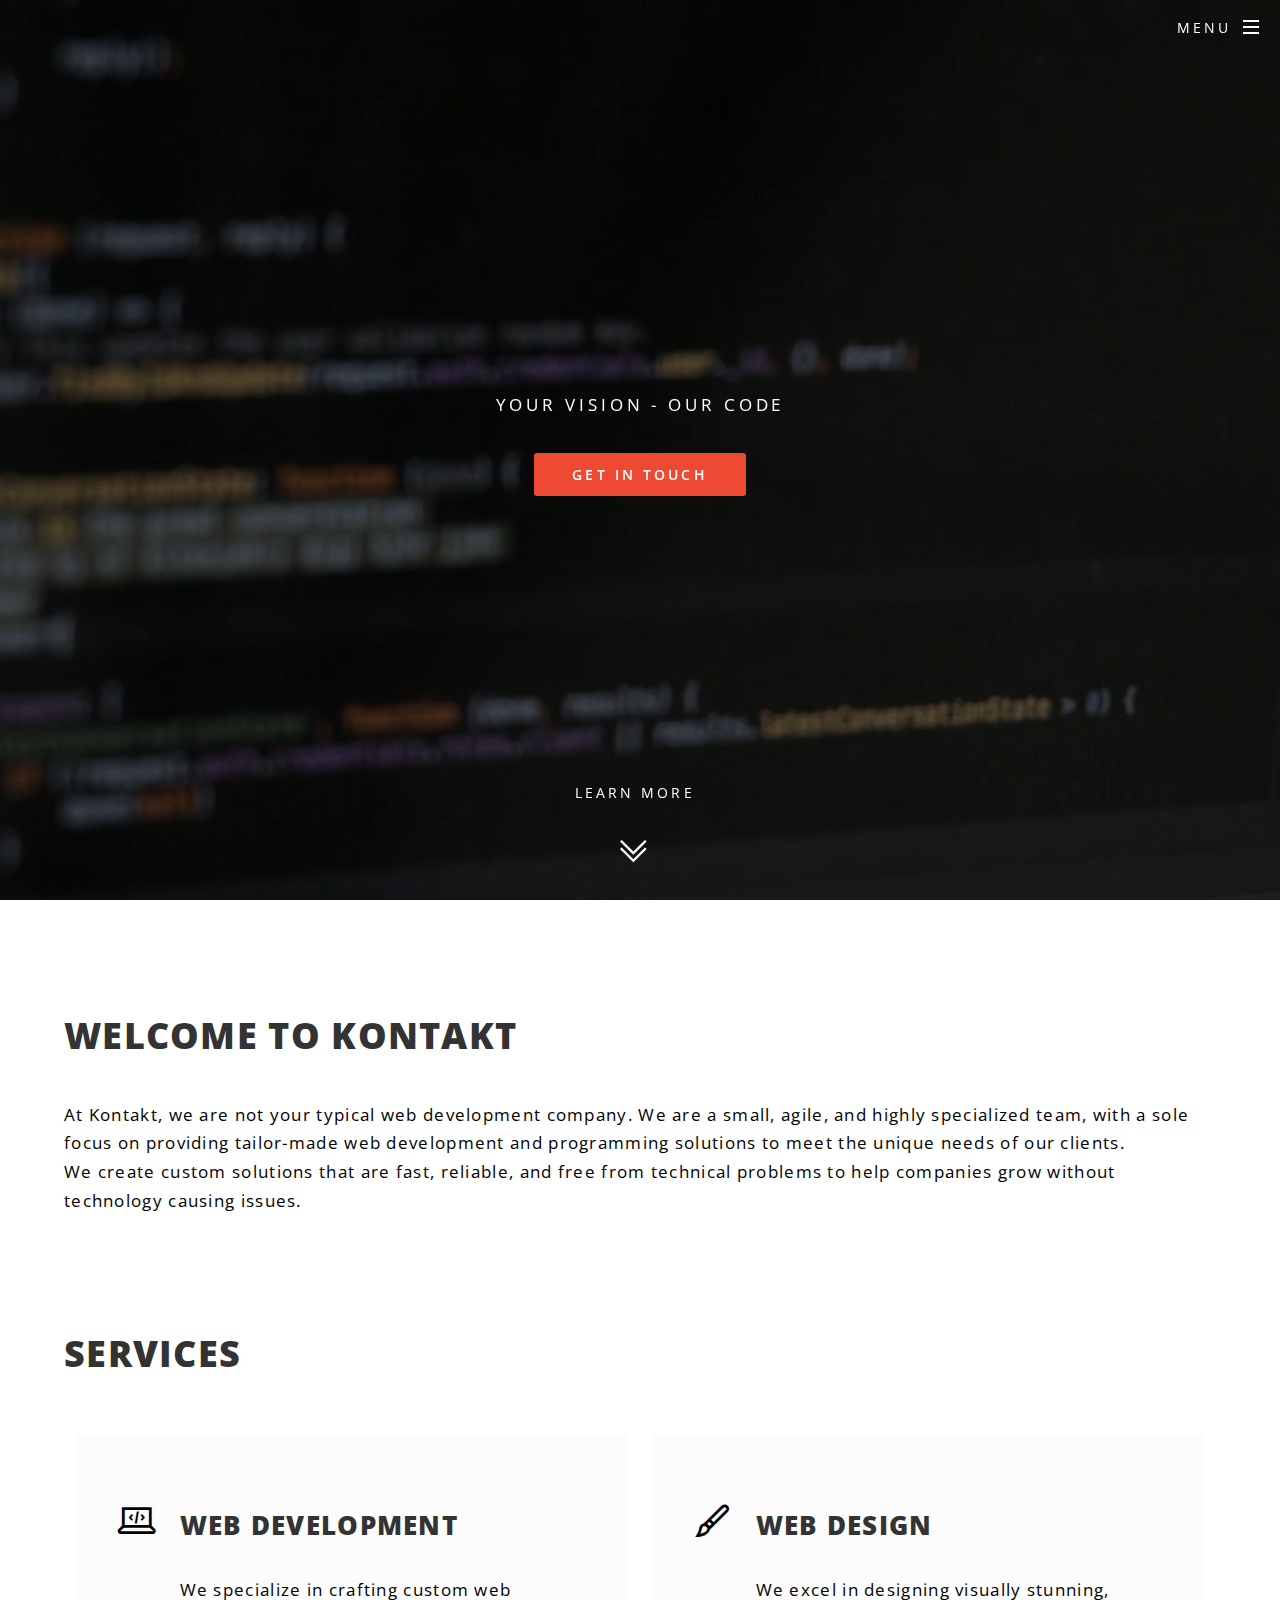
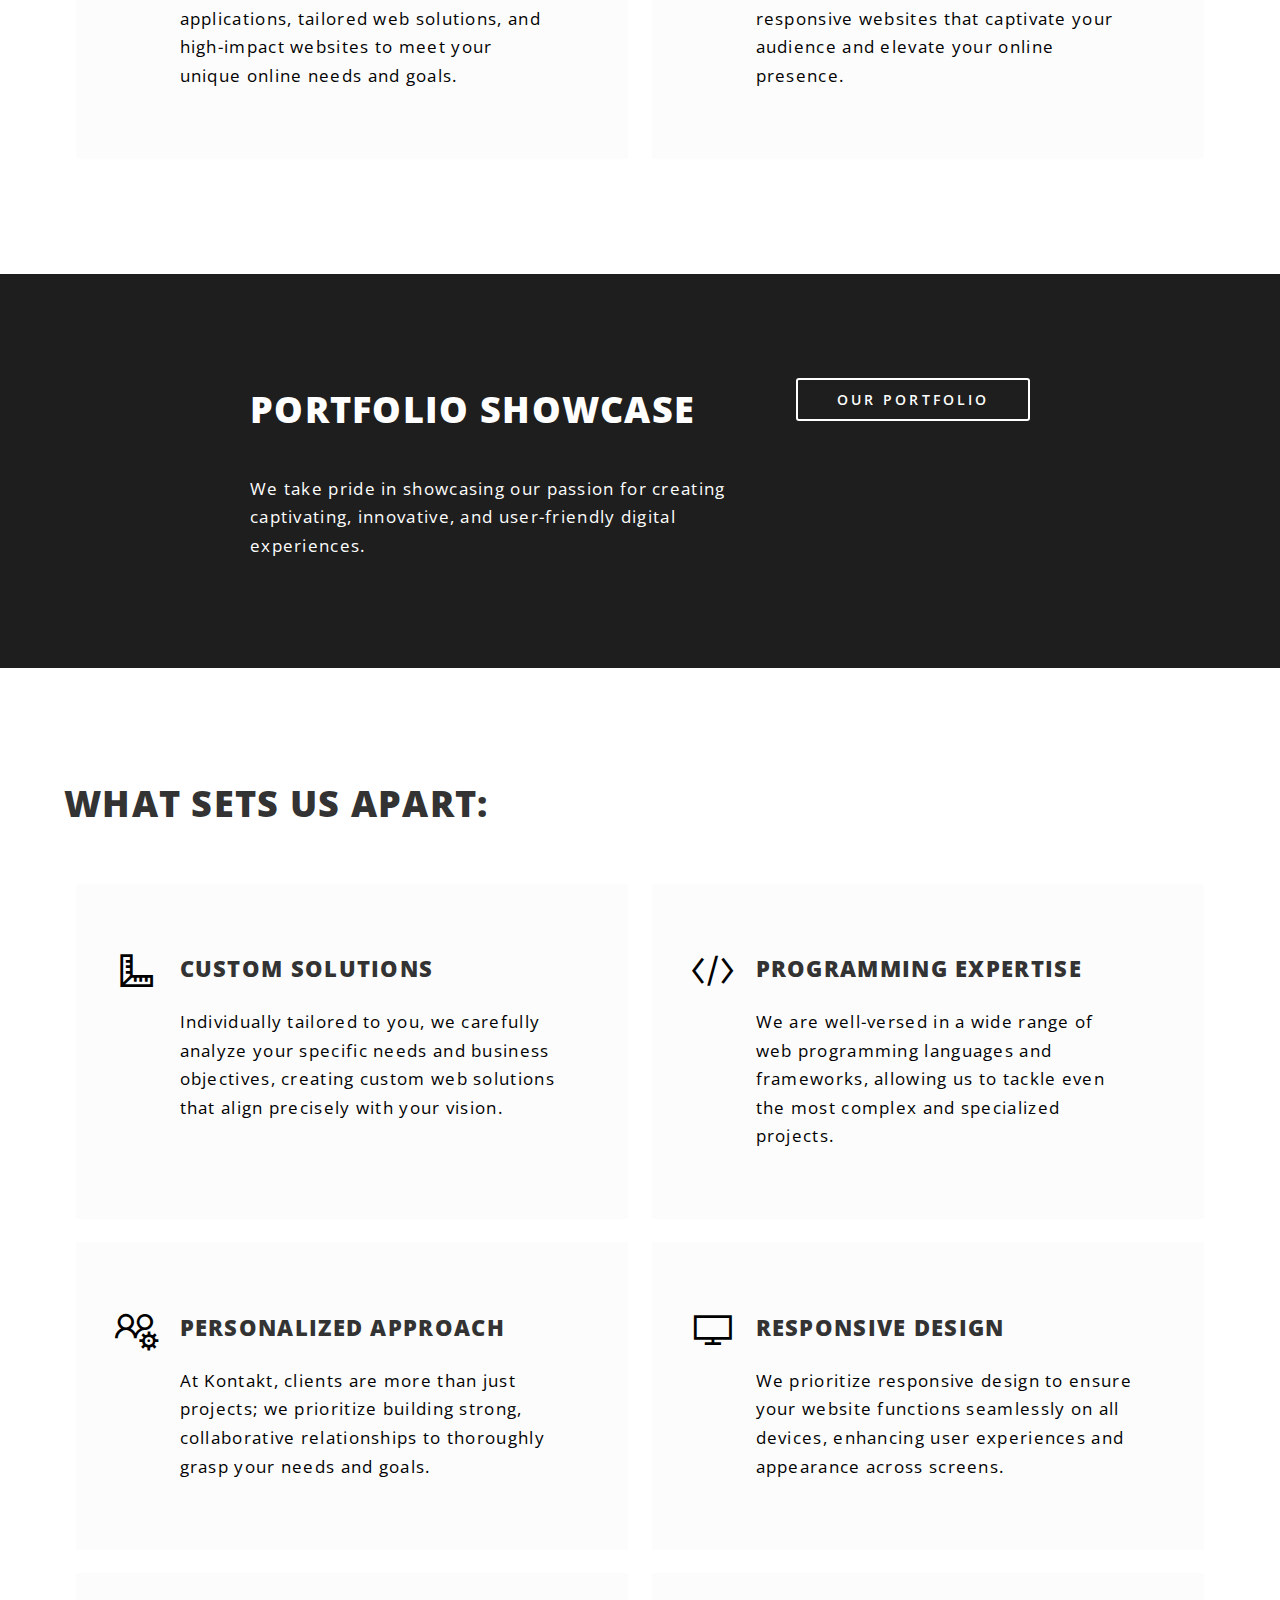
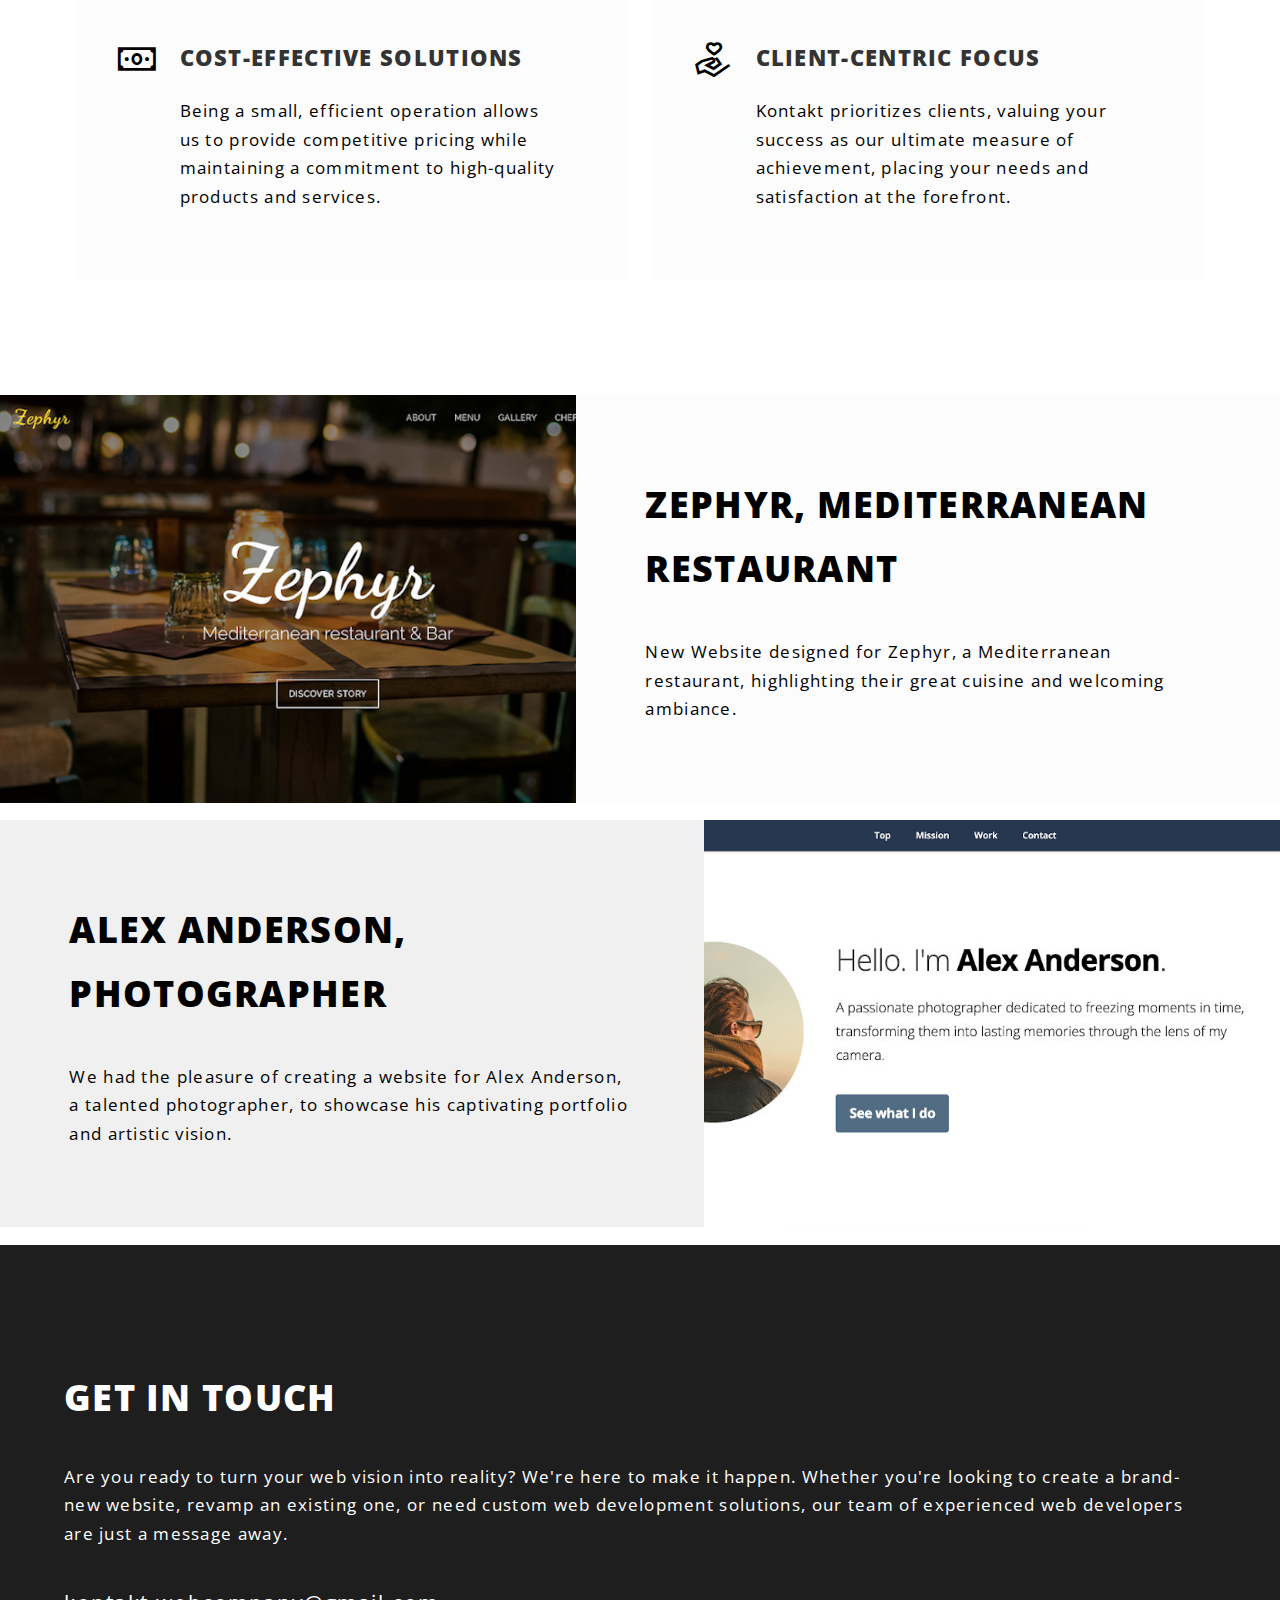
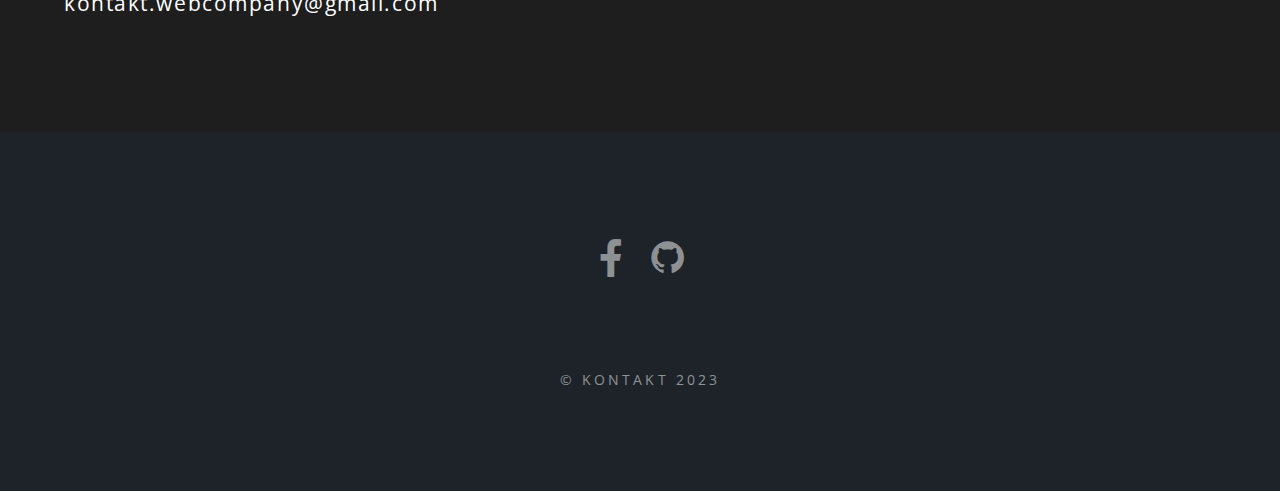
<file: index.html>
<!DOCTYPE HTML>
<html>
	<head>
		<title>Kontakt - Web Development Company</title>
		<meta charset="utf-8" />
		<meta name="viewport" content="width=device-width, initial-scale=1, user-scalable=no" />
		<link rel="stylesheet" href="assets/css/main.css" />
		<noscript><link rel="stylesheet" href="assets/css/noscript.css" /></noscript>
	</head>
	<body class="landing is-preload">

		<!-- Page Wrapper -->
			<div id="page-wrapper">

				<!-- Header -->
				<header id="header" class="alt">
					<h1><a href="index.html">Kontakt</a></h1>
					<nav id="nav">
						<ul>
							<li class="special">
								<a href="#menu" class="menuToggle"><span>Menu</span></a>
								<div id="menu">
									<ul>
										<li><a href="index.html">Home</a></li>
										<li><a href="portfolio.html">Portfolio</a></li>
<!--											<li><a href="blog.html">Blog</a></li>-->
<!--											<li><a href="contact.html">Contact</a></li>-->
									</ul>
								</div>
							</li>
						</ul>
					</nav>
				</header>

				<!-- Banner -->
				<section id="banner">
					<video id="video" autoplay loop preload="auto" muted>
						<source src="videos/source_code.mp4" type="video/mp4">
						<!-- Include additional source elements for other video formats -->
						<!-- <source src="your-video.webm" type="video/webm"> -->
						Your browser does not support the video tag.
					</video>
					<div class="gradient-overlay"></div>
					<div class="inner">
						<h2 id="animated-logo" class="company">Kontakt</h2>
						<p>Your vision - our code</p>
						<ul class="actions special">
							<li><a href="#contact" class="button primary scrolly">Get in Touch</a></li>
						</ul>
					</div>
					<a href="#welcome" class="more scrolly">
						<p>Learn More</p>
						<i class="las la-angle-double-down"></i>
					</a>
				</section>

				<!-- Welcome Section -->
				<section id="welcome" class="wrapper style1 nopaddingbottom">
					<div class="inner">
						<header>
							<h2>Welcome to Kontakt</h2>
							<p class="nomargin">
								At Kontakt, we are not your typical web development company.
								We are a small, agile, and highly specialized team, with a sole focus on providing
								tailor-made web development and programming solutions to meet the unique needs of our clients.<br>
								We create custom solutions that are fast, reliable, and free from technical
								problems to help companies grow without technology causing issues.
							</p>
						</header>
					</div>

				</section>
				<section id="services" class="wrapper style1">
					<div class="inner">
						<header>
							<h2>Services</h2>
						</header>

						<ul class="features">
							<li class="las la-laptop-code">
								<h3>Web Development</h3>
								<p>We specialize in crafting custom web applications, tailored web solutions, and high-impact websites to meet your unique online needs and goals.</p>
							</li>
							<li class="las la-paint-brush">
								<h3>Web Design</h3>
								<p>We excel in designing visually stunning, responsive websites that captivate your audience and elevate your online presence.</p>
							</li>
						</ul>
					</div>
				</section>

				<!-- Portfolio Showcase -->
				<section id="cta" class="wrapper style4">
					<div class="inner">
						<header>
							<h2>Portfolio Showcase</h2>
							<p>We take pride in showcasing our passion for creating captivating, innovative, and user-friendly digital experiences.</p>
						</header>
						<ul class="actions stacked">
							<li><a href="portfolio.html" class="button fit">Our Portfolio</a></li>
						</ul>
					</div>
				</section>

				<!-- Section Two -->
					<section id="three" class="wrapper style1">
						<div class="inner">
							<header>
								<h2>What Sets Us Apart:</h2>
							</header>
							<ul class="features">
								<li class="las la-ruler-combined">
									<h4>Custom Solutions</h4>
									<p>Individually tailored to you, we carefully analyze your specific needs and business objectives, creating custom web solutions that align precisely with your vision.</p>
								</li>
								<li class="las la-code">
									<h4>Programming Expertise</h4>
									<p>We are well-versed in a wide range of web programming languages and frameworks, allowing us to tackle even the most complex and specialized projects.</p>
								</li>
								<li class="las la-users-cog">
									<h4>Personalized Approach</h4>
									<p>At Kontakt, clients are more than just projects; we prioritize building strong, collaborative relationships to thoroughly grasp your needs and goals.</p>
								</li>
								<li class="las la-desktop">
									<h4>Responsive Design</h4>
									<p>We prioritize responsive design to ensure your website functions seamlessly on all devices, enhancing user experiences and appearance across screens.</p>
								</li>
								<li class="las la-money-bill">
									<h4>Cost-Effective Solutions</h4>
									<p>Being a small, efficient operation allows us to provide competitive pricing while maintaining a commitment to high-quality products and services.</p>
								</li>
								<li class="las la-hand-holding-heart">
									<h4>Client-Centric Focus</h4>
									<p>Kontakt prioritizes clients, valuing your success as our ultimate measure of achievement, placing your needs and satisfaction at the forefront.</p>
								</li>
							</ul>
						</div>
					</section>

				<!-- Section Three -->
				<section id="two" class="wrapper alt style2">
					<section class="spotlight">
						<div class="image"><img src="images/pic01.jpg" alt="" /></div>
							<div class="content">
							<h2>Zephyr, Mediterranean Restaurant</h2>
							<p>New Website designed for Zephyr, a Mediterranean restaurant, highlighting their great cuisine and welcoming ambiance.</p>
						</div>
					</section>
					<section class="spotlight">
						<div class="image"><img src="images/pic02.jpg" alt="" /></div>
						<div class="content">
							<h2>Alex Anderson, Photographer</h2>
							<p>We had the pleasure of creating a website for Alex Anderson, a talented photographer, to showcase his captivating portfolio and artistic vision.</p>
						</div>
					</section>
					<section class="spotlight"></section>
				</section>

				<!-- Contact Section -->
					<section id="contact" class="wrapper style4">
						<div class="inner">
							<header>
								<h2>Get in Touch</h2>
								<p>Are you ready to turn your web vision into reality? We're here to make it happen. Whether you're looking to create a brand-new website, revamp an existing one, or need custom web development solutions, our team of experienced web developers are just a message away.</p>
							</header>
							<p style="font-size: 1.2em;">kontakt.webcompany@gmail.com</p>
<!--							<form method="post" action="#">-->
<!--								<div class="row gtr-uniform">-->
<!--									<div class="col-6 col-12-xsmall">-->
<!--										<input type="text" name="name" id="name" value="" placeholder="Name" />-->
<!--									</div>-->
<!--									<div class="col-6 col-12-xsmall">-->
<!--										<input type="text" name="company" id="company" value="" placeholder="Company" />-->
<!--									</div>-->
<!--									<div class="col-6 col-12-xsmall">-->
<!--										<input type="email" name="email" id="email" value="" placeholder="Email" />-->
<!--									</div>-->
<!--									<div class="col-6 col-12-xsmall">-->
<!--										<input type="text" name="phone" id="phone" value="" placeholder="Phone" />-->
<!--									</div>-->
<!--									<div class="col-12">-->
<!--										<select name="demo-category" id="demo-category">-->
<!--											<option value="">- I am looking for -</option>-->
<!--											<option value="1">Build or improve a web application</option>-->
<!--											<option value="1">Website development or redesign"</option>-->
<!--											<option value="1">Something else</option>-->
<!--										</select>-->
<!--									</div>-->
<!--									<div class="col-6 col-12-small">-->
<!--										<input type="checkbox" id="demo-copy" name="demo-copy">-->
<!--										<label for="demo-copy">Email me a copy</label>-->
<!--									</div>-->
<!--									<div class="col-12">-->
<!--										<textarea name="message" id="message" placeholder="Enter your message" rows="6"></textarea>-->
<!--									</div>-->
<!--									<div class="col-12">-->
<!--										<ul class="actions">-->
<!--											<li><input type="submit" value="Send Message" class="primary" /></li>-->
<!--											<li><input type="reset" value="Reset" /></li>-->
<!--										</ul>-->
<!--									</div>-->
<!--								</div>-->
<!--							</form>-->
						</div>
					</section>

				<!-- Footer -->
					<footer id="footer">
						<ul class="icons">
								<li><a href="https://www.facebook.com/profile.php?id=61551813136087" class="icon brands"><i class="lab la-facebook-f"></i></a></li>
								<li><a href="https://github.com/kontaktdev" class="icon brands"><i class="lab la-github"></i></a></li>
						</ul>
						<ul class="copyright">
							<li>&copy; Kontakt 2023</li></li>
						</ul>
					</footer>
			</div>

		<!-- Scripts -->
			<script src="assets/js/jquery.min.js"></script>
			<script src="assets/js/jquery.scrollex.min.js"></script>
			<script src="assets/js/jquery.scrolly.min.js"></script>
			<script src="assets/js/browser.min.js"></script>
			<script src="assets/js/breakpoints.min.js"></script>
			<script src="assets/js/util.js"></script>
			<script src="assets/js/main.js"></script>

	</body>
</html>
</file>
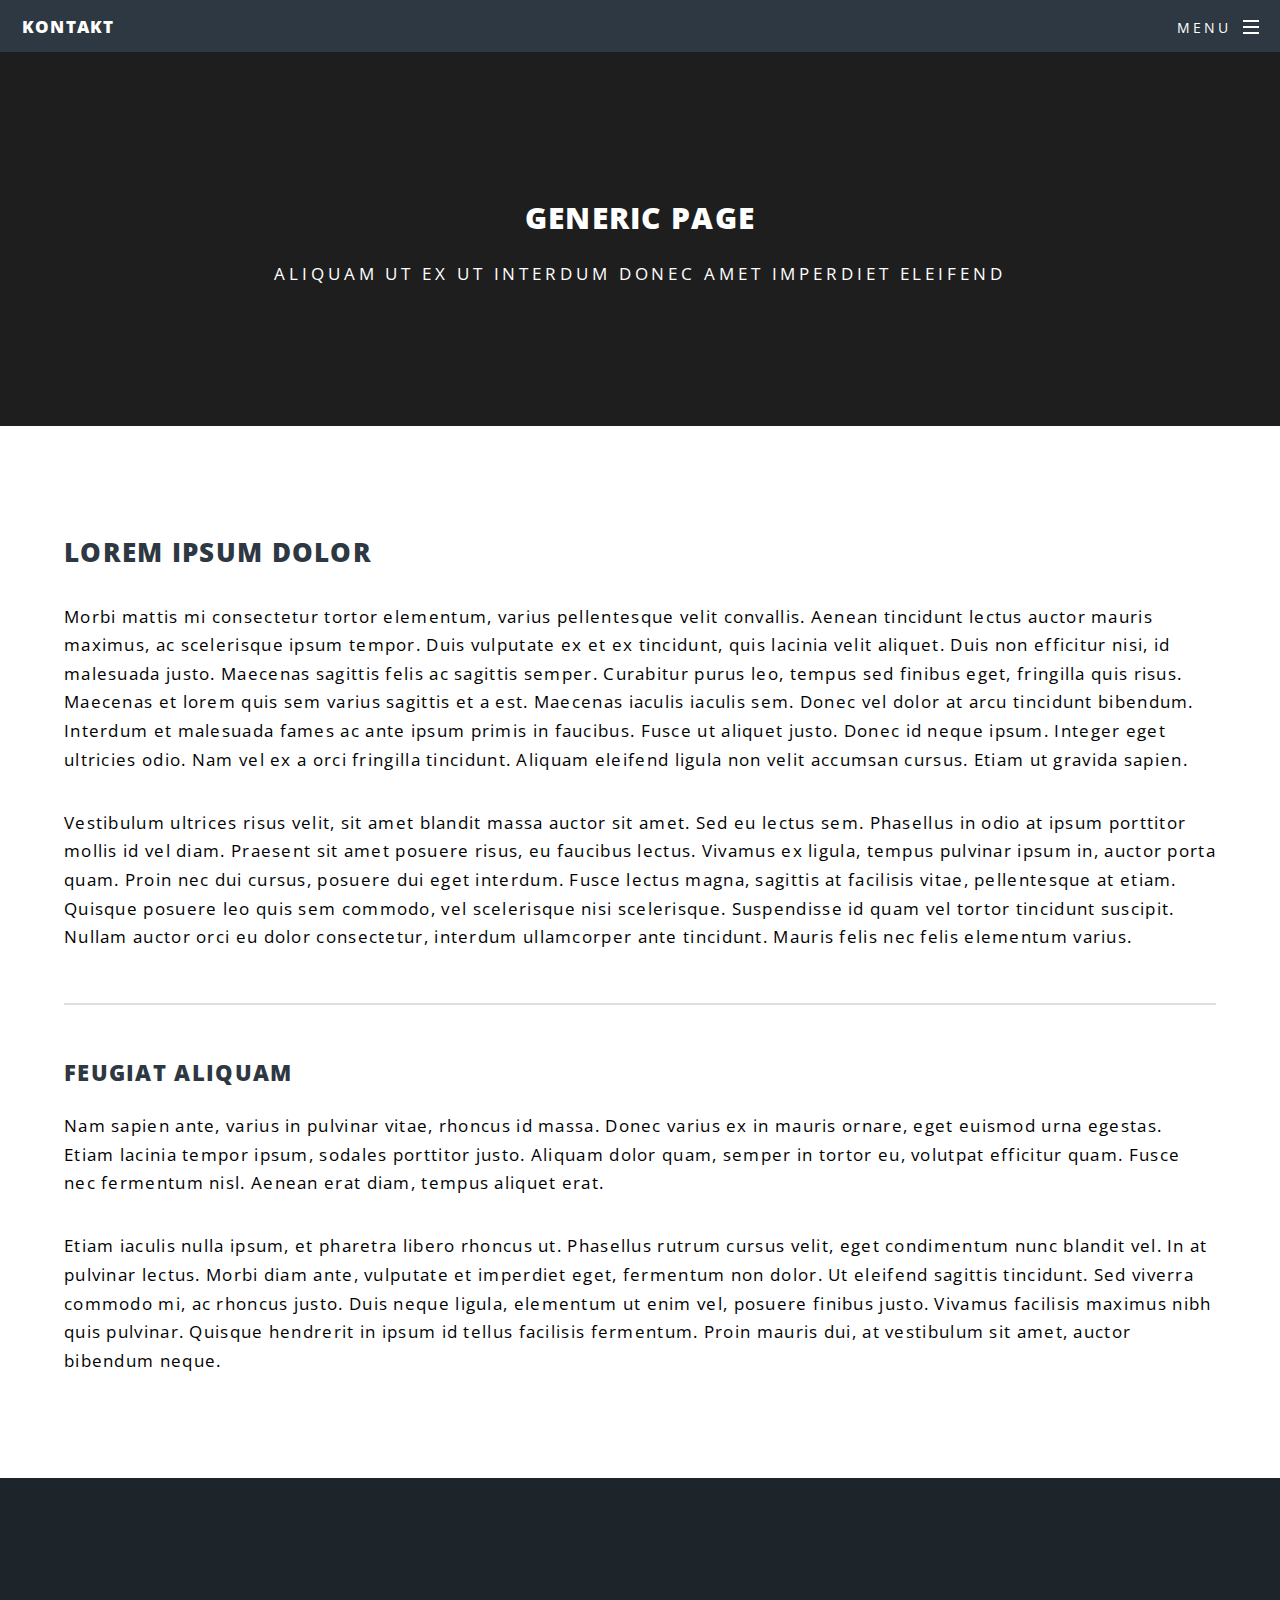
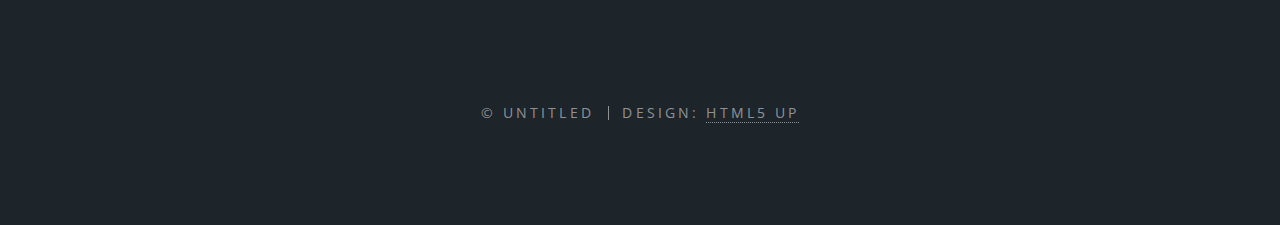
<file: blog.html>
<!DOCTYPE HTML>
<html>
	<head>
		<title>Kontakt - Web Development Company</title>
		<meta charset="utf-8" />
		<meta name="viewport" content="width=device-width, initial-scale=1, user-scalable=no" />
		<link rel="stylesheet" href="assets/css/main.css" />
		<noscript><link rel="stylesheet" href="assets/css/noscript.css" /></noscript>
	</head>
	<body class="is-preload">

		<!-- Page Wrapper -->
			<div id="page-wrapper">

				<!-- Header -->
					<header id="header">
						<h1><a href="index.html">Kontakt</a></h1>
						<nav id="nav">
							<ul>
								<li class="special">
									<a href="#menu" class="menuToggle"><span>Menu</span></a>
									<div id="menu">
										<ul>
											<li><a href="index.html">Home</a></li>
											<li><a href="portfolio.html">Portfolio</a></li>
											<li><a href="blog.html">Blog</a></li>
											<li><a href="contact.html">Contact</a></li>
										</ul>
									</div>
								</li>
							</ul>
						</nav>
					</header>

				<!-- Main -->
					<article id="main">
						<header>
							<h2>Generic Page</h2>
							<p>Aliquam ut ex ut interdum donec amet imperdiet eleifend</p>
						</header>
						<section class="wrapper style5">
							<div class="inner">

								<h3>Lorem ipsum dolor</h3>
								<p>Morbi mattis mi consectetur tortor elementum, varius pellentesque velit convallis. Aenean tincidunt lectus auctor mauris maximus, ac scelerisque ipsum tempor. Duis vulputate ex et ex tincidunt, quis lacinia velit aliquet. Duis non efficitur nisi, id malesuada justo. Maecenas sagittis felis ac sagittis semper. Curabitur purus leo, tempus sed finibus eget, fringilla quis risus. Maecenas et lorem quis sem varius sagittis et a est. Maecenas iaculis iaculis sem. Donec vel dolor at arcu tincidunt bibendum. Interdum et malesuada fames ac ante ipsum primis in faucibus. Fusce ut aliquet justo. Donec id neque ipsum. Integer eget ultricies odio. Nam vel ex a orci fringilla tincidunt. Aliquam eleifend ligula non velit accumsan cursus. Etiam ut gravida sapien.</p>

								<p>Vestibulum ultrices risus velit, sit amet blandit massa auctor sit amet. Sed eu lectus sem. Phasellus in odio at ipsum porttitor mollis id vel diam. Praesent sit amet posuere risus, eu faucibus lectus. Vivamus ex ligula, tempus pulvinar ipsum in, auctor porta quam. Proin nec dui cursus, posuere dui eget interdum. Fusce lectus magna, sagittis at facilisis vitae, pellentesque at etiam. Quisque posuere leo quis sem commodo, vel scelerisque nisi scelerisque. Suspendisse id quam vel tortor tincidunt suscipit. Nullam auctor orci eu dolor consectetur, interdum ullamcorper ante tincidunt. Mauris felis nec felis elementum varius.</p>

								<hr />

								<h4>Feugiat aliquam</h4>
								<p>Nam sapien ante, varius in pulvinar vitae, rhoncus id massa. Donec varius ex in mauris ornare, eget euismod urna egestas. Etiam lacinia tempor ipsum, sodales porttitor justo. Aliquam dolor quam, semper in tortor eu, volutpat efficitur quam. Fusce nec fermentum nisl. Aenean erat diam, tempus aliquet erat.</p>

								<p>Etiam iaculis nulla ipsum, et pharetra libero rhoncus ut. Phasellus rutrum cursus velit, eget condimentum nunc blandit vel. In at pulvinar lectus. Morbi diam ante, vulputate et imperdiet eget, fermentum non dolor. Ut eleifend sagittis tincidunt. Sed viverra commodo mi, ac rhoncus justo. Duis neque ligula, elementum ut enim vel, posuere finibus justo. Vivamus facilisis maximus nibh quis pulvinar. Quisque hendrerit in ipsum id tellus facilisis fermentum. Proin mauris dui, at vestibulum sit amet, auctor bibendum neque.</p>

							</div>
						</section>
					</article>

				<!-- Footer -->
					<footer id="footer">
						<ul class="icons">
							<li><a href="#" class="icon brands fa-twitter"><span class="label">Twitter</span></a></li>
							<li><a href="#" class="icon brands fa-facebook-f"><span class="label">Facebook</span></a></li>
							<li><a href="#" class="icon brands fa-instagram"><span class="label">Instagram</span></a></li>
							<li><a href="#" class="icon brands fa-dribbble"><span class="label">Dribbble</span></a></li>
							<li><a href="#" class="icon solid fa-envelope"><span class="label">Email</span></a></li>
						</ul>
						<ul class="copyright">
							<li>&copy; Untitled</li><li>Design: <a href="http://html5up.net">HTML5 UP</a></li>
						</ul>
					</footer>

			</div>

		<!-- Scripts -->
			<script src="assets/js/jquery.min.js"></script>
			<script src="assets/js/jquery.scrollex.min.js"></script>
			<script src="assets/js/jquery.scrolly.min.js"></script>
			<script src="assets/js/browser.min.js"></script>
			<script src="assets/js/breakpoints.min.js"></script>
			<script src="assets/js/util.js"></script>
			<script src="assets/js/main.js"></script>

	</body>
</html>
</file>
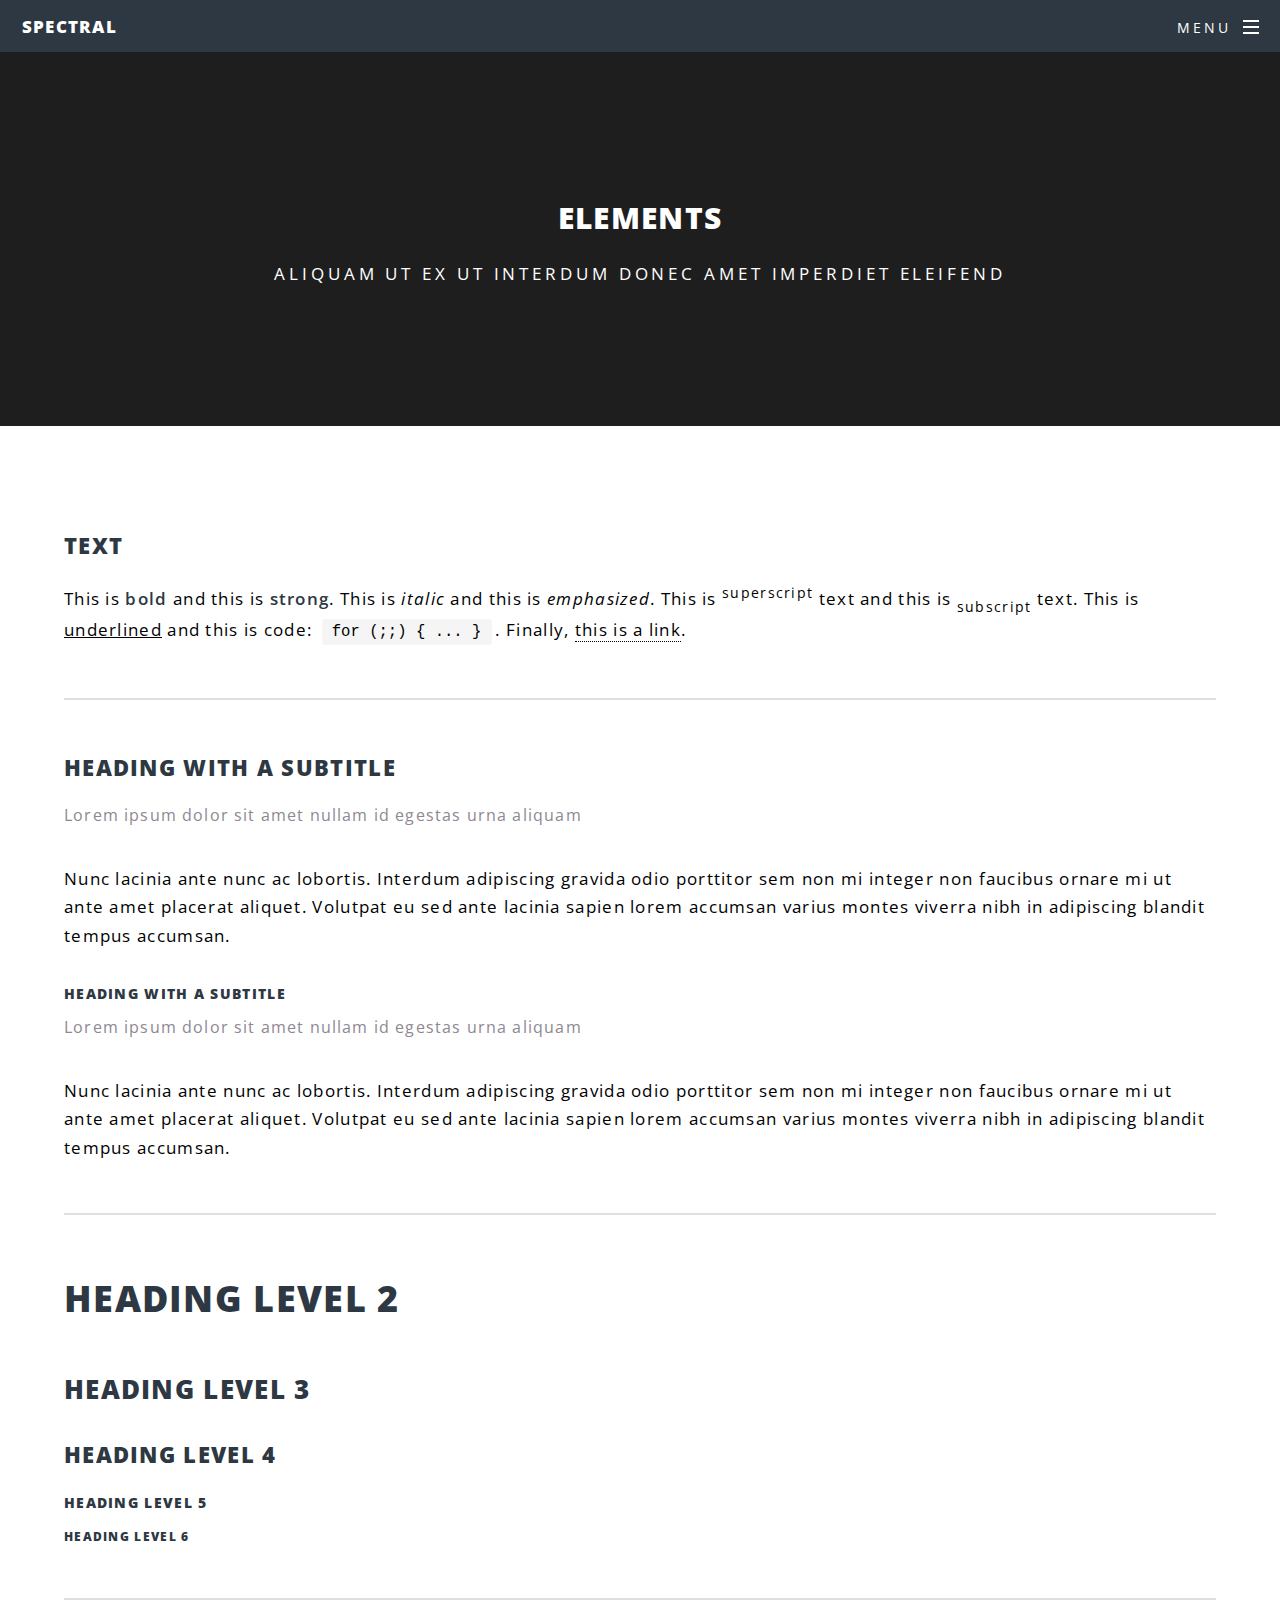
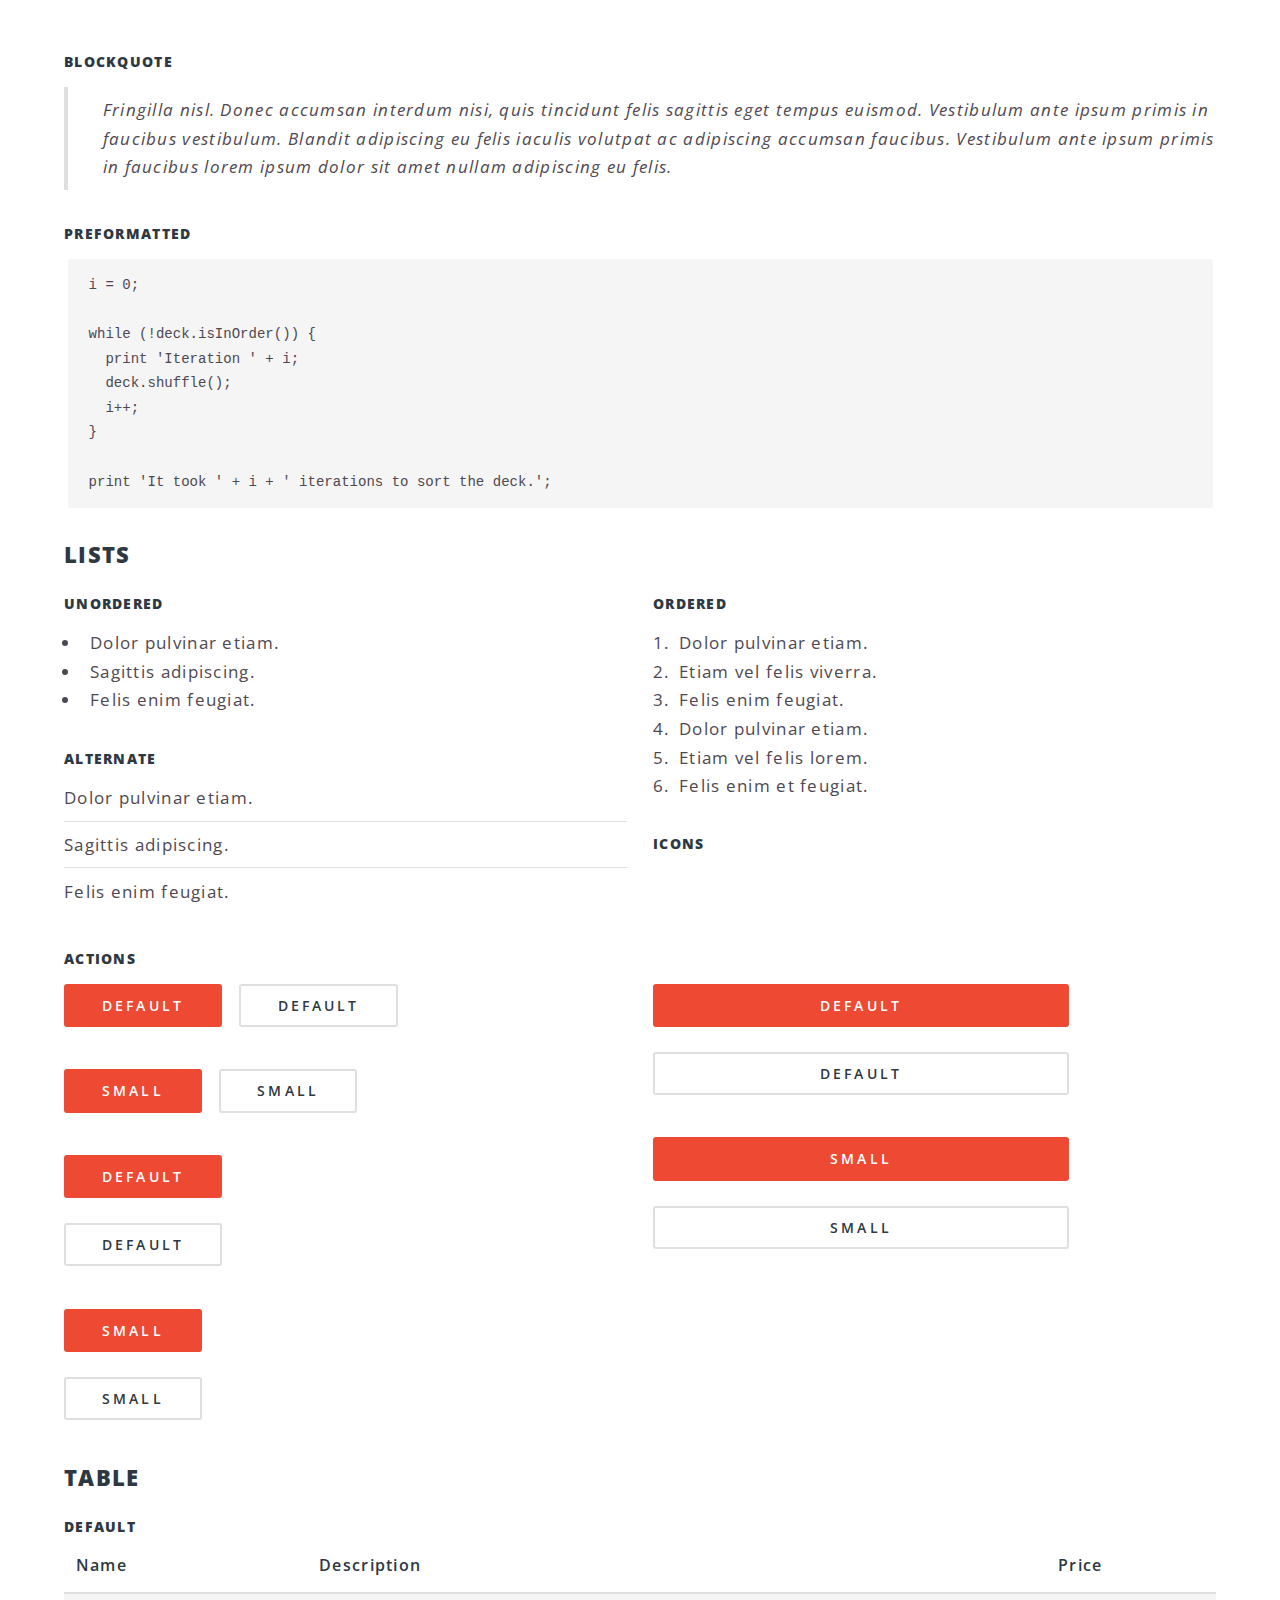
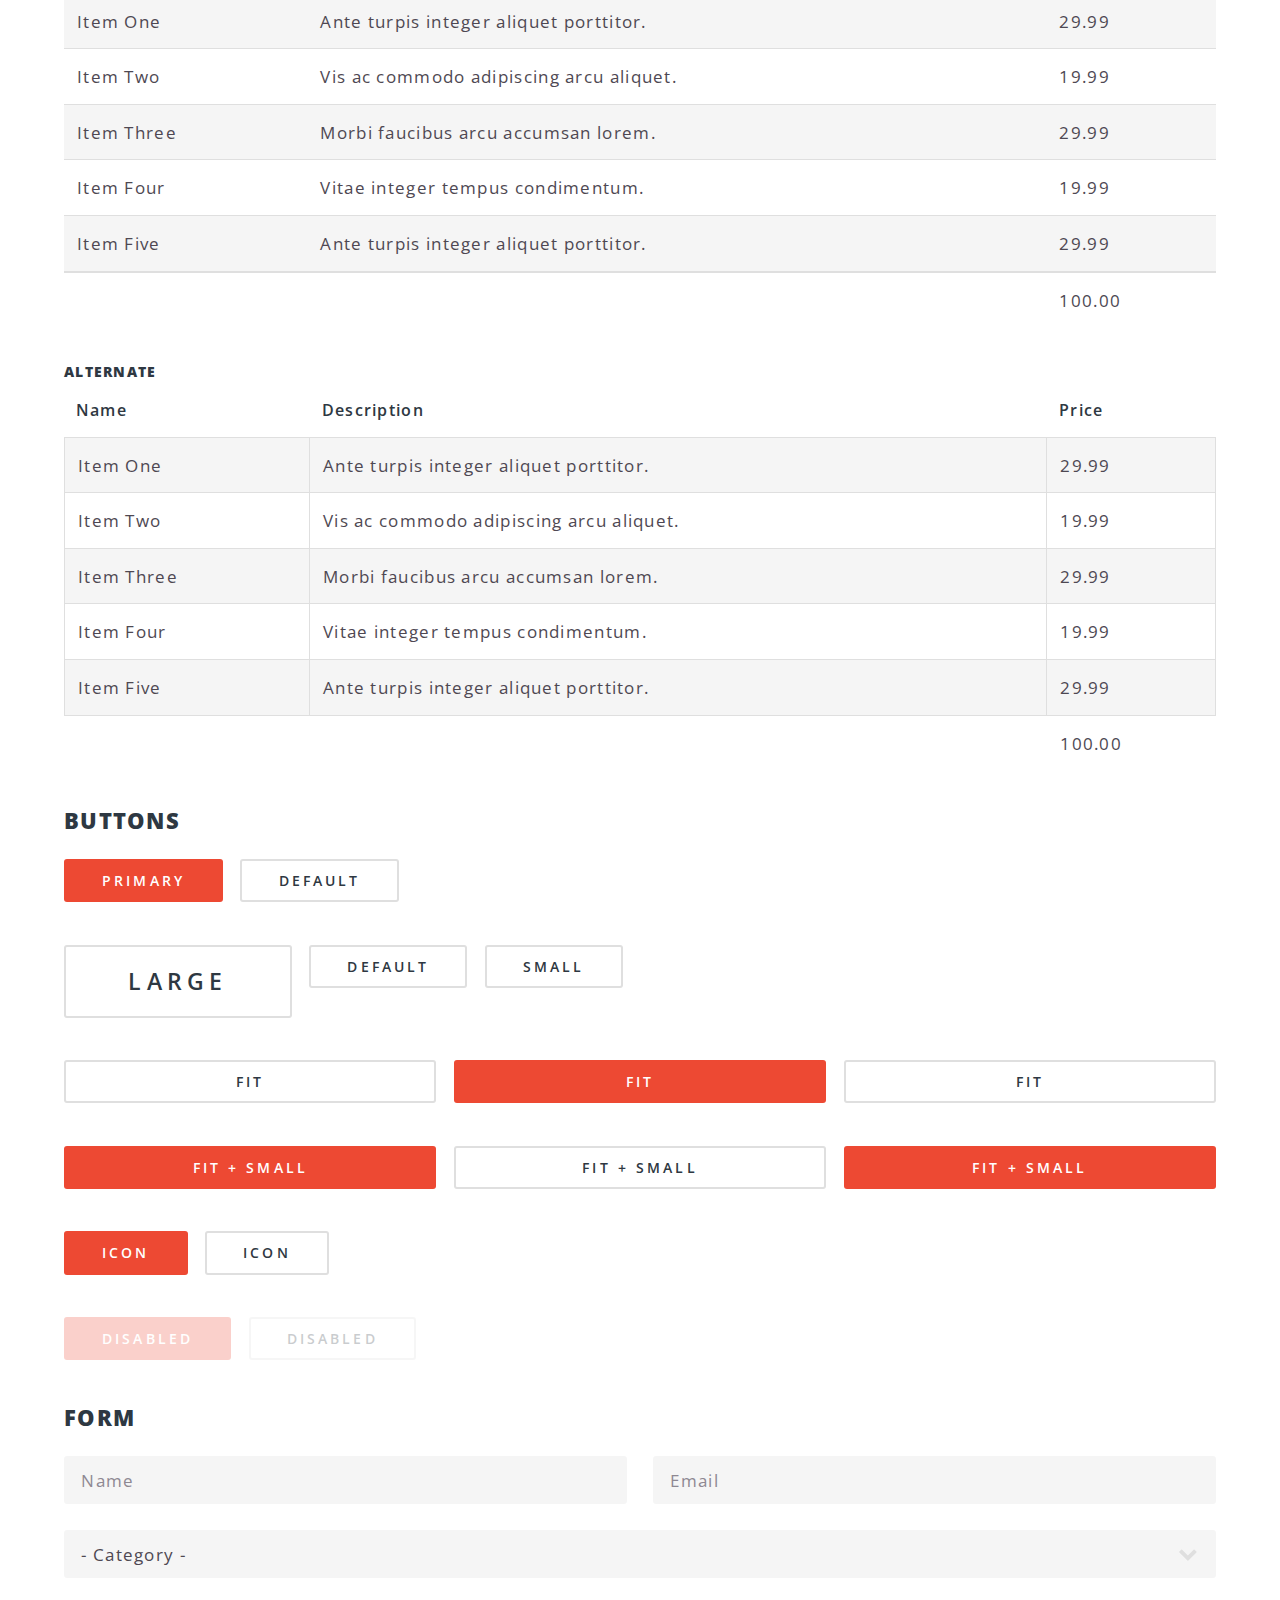
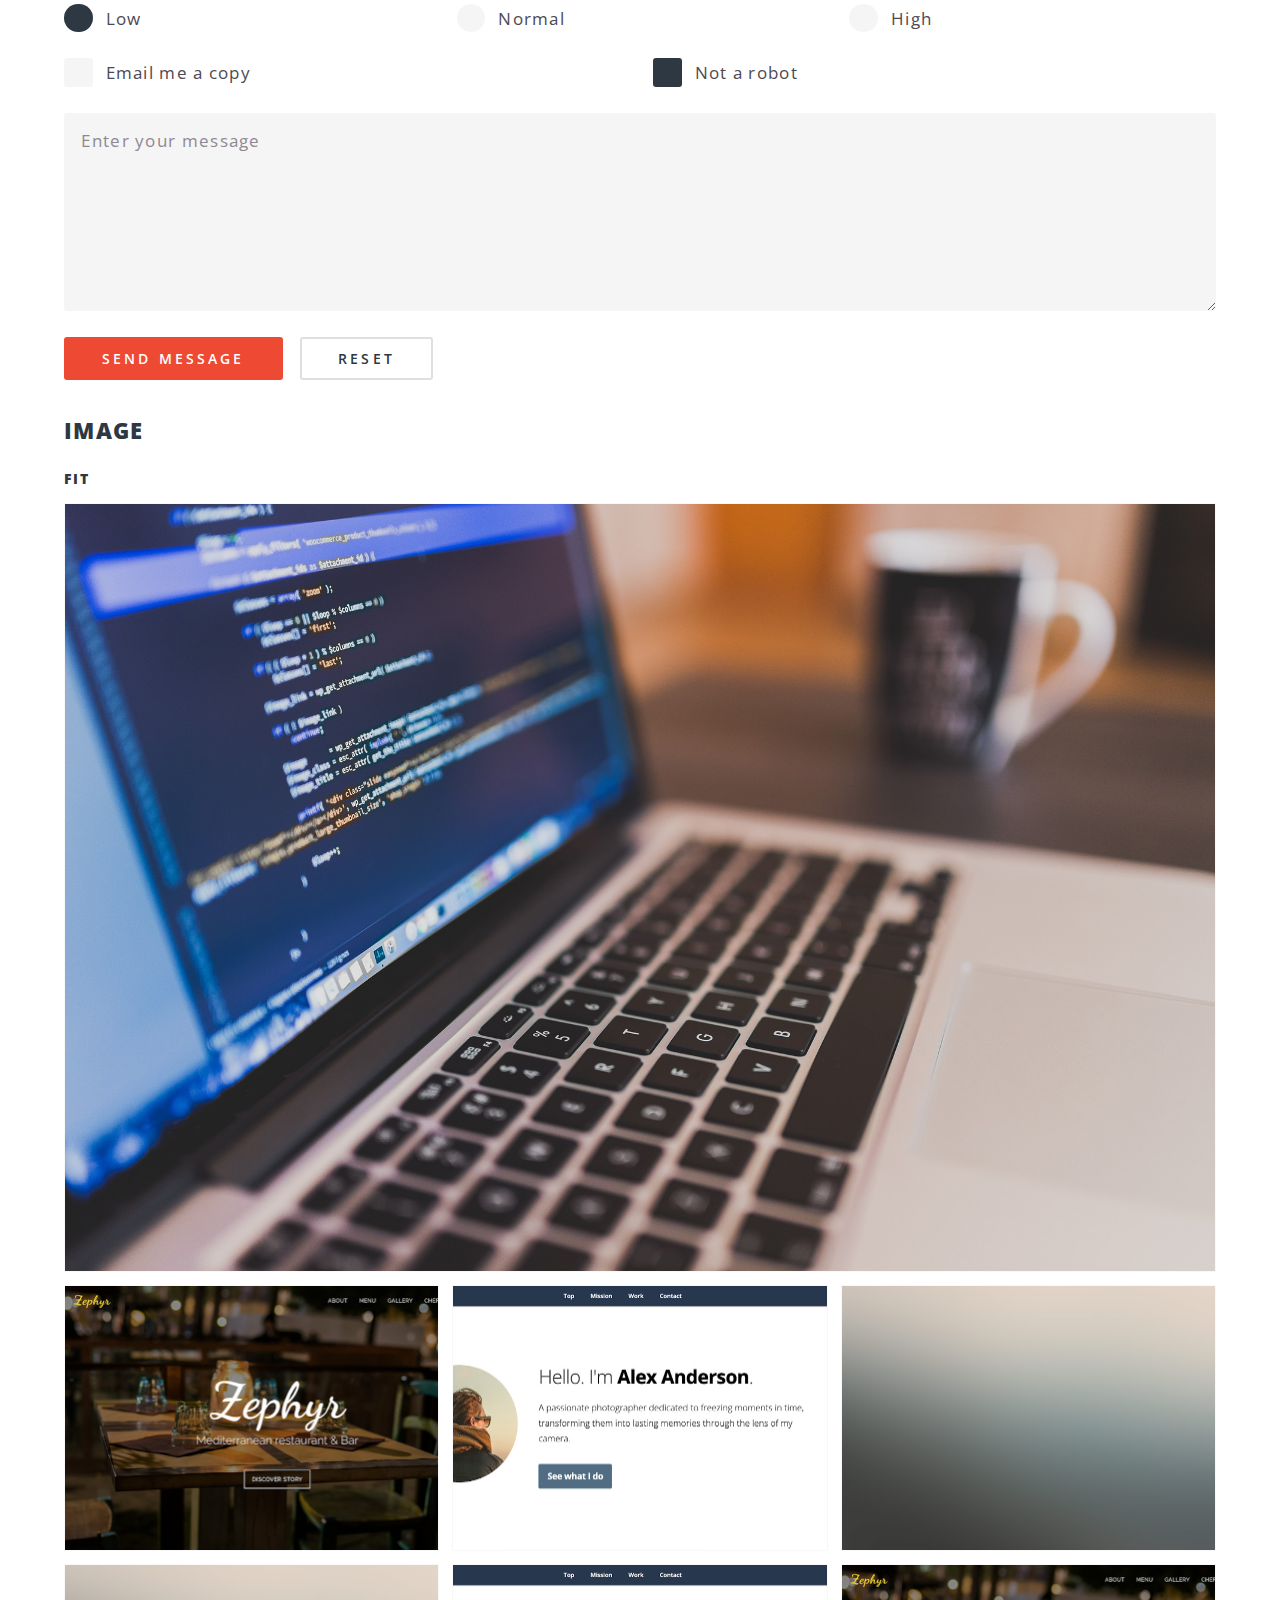
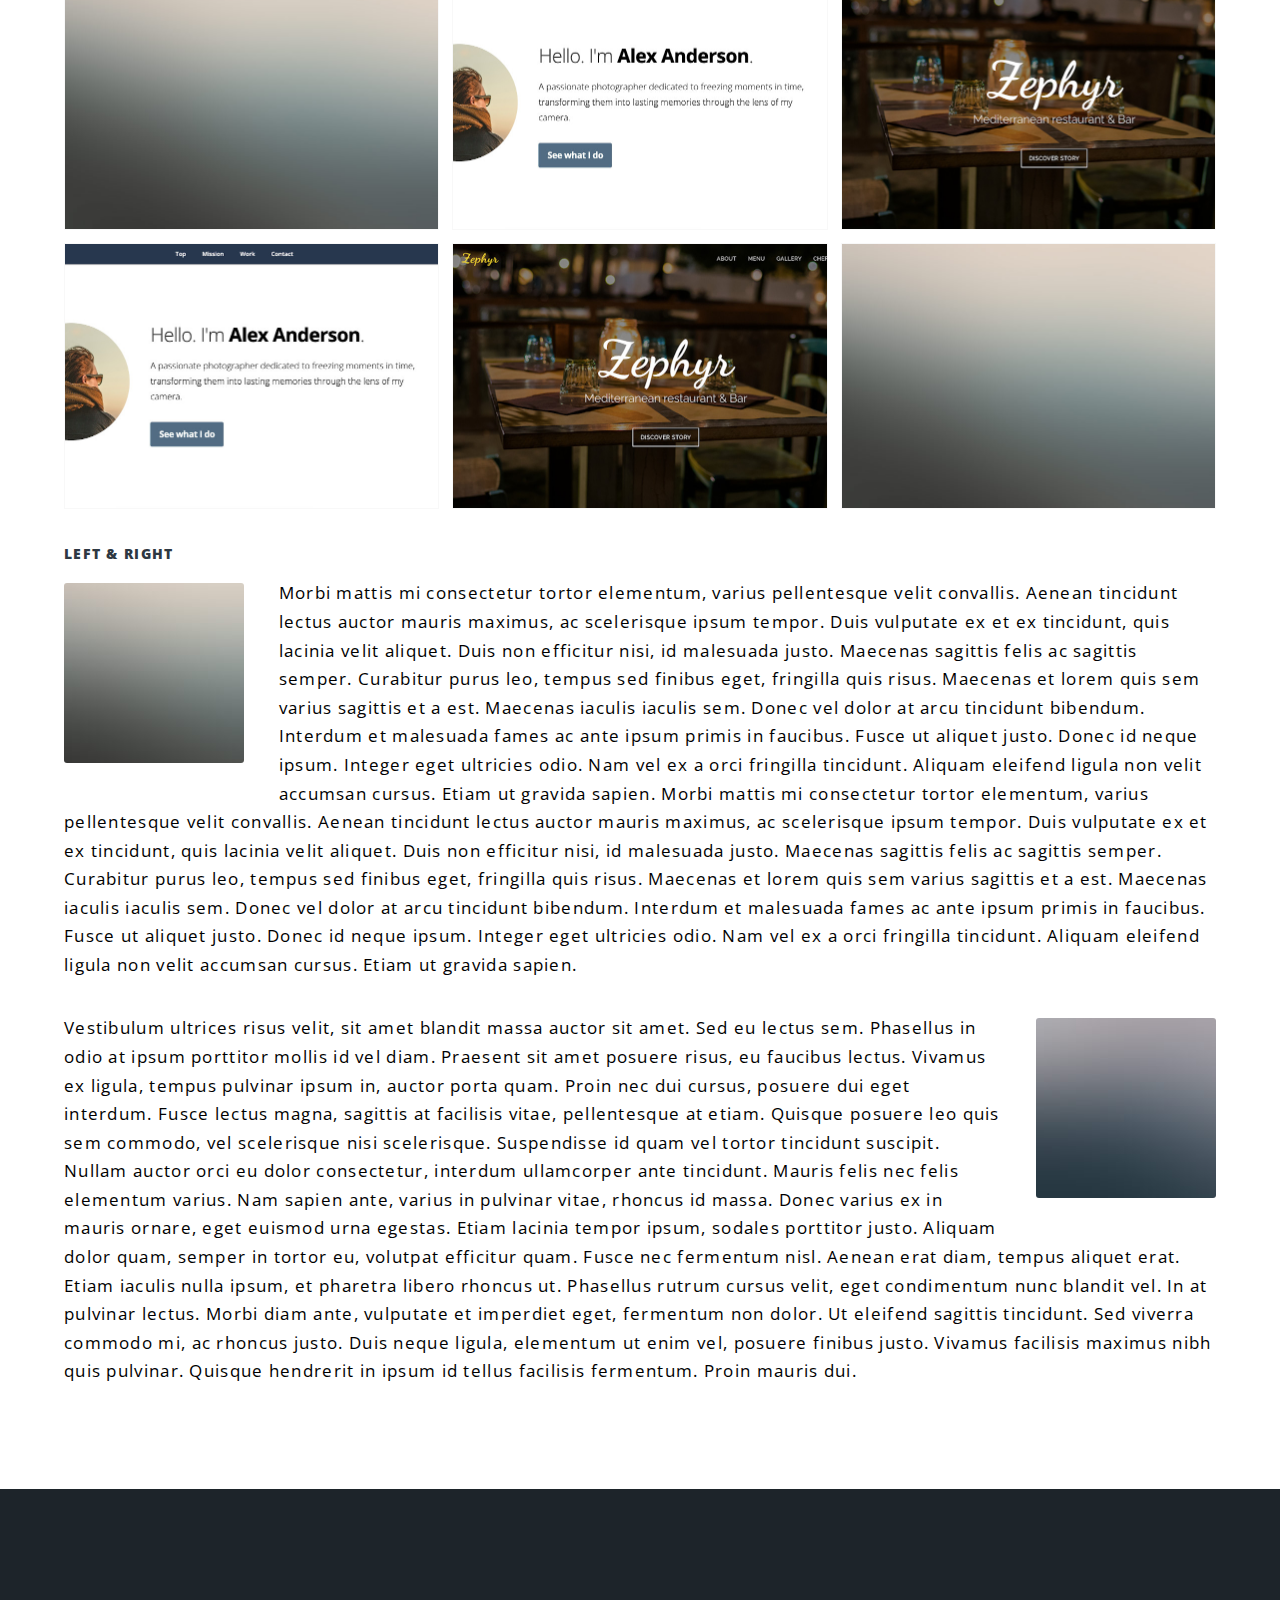
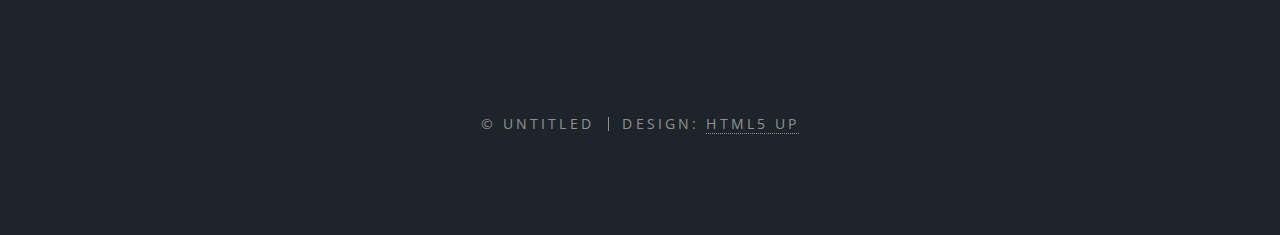
<file: elements.html>
<!DOCTYPE HTML>
<!--
	Spectral by HTML5 UP
	html5up.net | @ajlkn
	Free for personal and commercial use under the CCA 3.0 license (html5up.net/license)
-->
<html>
	<head>
		<title>Elements - Spectral by HTML5 UP</title>
		<meta charset="utf-8" />
		<meta name="viewport" content="width=device-width, initial-scale=1, user-scalable=no" />
		<link rel="stylesheet" href="assets/css/main.css" />
		<noscript><link rel="stylesheet" href="assets/css/noscript.css" /></noscript>
	</head>
	<body class="is-preload">

		<!-- Page Wrapper -->
			<div id="page-wrapper">

				<!-- Header -->
					<header id="header">
						<h1><a href="index.html">Spectral</a></h1>
						<nav id="nav">
							<ul>
								<li class="special">
									<a href="#menu" class="menuToggle"><span>Menu</span></a>
									<div id="menu">
										<ul>
											<li><a href="index.html">Home</a></li>
											<li><a href="generic.html">Generic</a></li>
											<li><a href="elements.html">Elements</a></li>
											<li><a href="#">Sign Up</a></li>
											<li><a href="#">Log In</a></li>
										</ul>
									</div>
								</li>
							</ul>
						</nav>
					</header>

				<!-- Main -->
					<article id="main">
						<header>
							<h2>Elements</h2>
							<p>Aliquam ut ex ut interdum donec amet imperdiet eleifend</p>
						</header>
						<section class="wrapper style5">
							<div class="inner">

								<section>
									<h4>Text</h4>
									<p>This is <b>bold</b> and this is <strong>strong</strong>. This is <i>italic</i> and this is <em>emphasized</em>.
									This is <sup>superscript</sup> text and this is <sub>subscript</sub> text.
									This is <u>underlined</u> and this is code: <code>for (;;) { ... }</code>. Finally, <a href="#">this is a link</a>.</p>
									<hr />
									<header>
										<h4>Heading with a Subtitle</h4>
										<p>Lorem ipsum dolor sit amet nullam id egestas urna aliquam</p>
									</header>
									<p>Nunc lacinia ante nunc ac lobortis. Interdum adipiscing gravida odio porttitor sem non mi integer non faucibus ornare mi ut ante amet placerat aliquet. Volutpat eu sed ante lacinia sapien lorem accumsan varius montes viverra nibh in adipiscing blandit tempus accumsan.</p>
									<header>
										<h5>Heading with a Subtitle</h5>
										<p>Lorem ipsum dolor sit amet nullam id egestas urna aliquam</p>
									</header>
									<p>Nunc lacinia ante nunc ac lobortis. Interdum adipiscing gravida odio porttitor sem non mi integer non faucibus ornare mi ut ante amet placerat aliquet. Volutpat eu sed ante lacinia sapien lorem accumsan varius montes viverra nibh in adipiscing blandit tempus accumsan.</p>
									<hr />
									<h2>Heading Level 2</h2>
									<h3>Heading Level 3</h3>
									<h4>Heading Level 4</h4>
									<h5>Heading Level 5</h5>
									<h6>Heading Level 6</h6>
									<hr />
									<h5>Blockquote</h5>
									<blockquote>Fringilla nisl. Donec accumsan interdum nisi, quis tincidunt felis sagittis eget tempus euismod. Vestibulum ante ipsum primis in faucibus vestibulum. Blandit adipiscing eu felis iaculis volutpat ac adipiscing accumsan faucibus. Vestibulum ante ipsum primis in faucibus lorem ipsum dolor sit amet nullam adipiscing eu felis.</blockquote>
									<h5>Preformatted</h5>
									<pre><code>i = 0;

while (!deck.isInOrder()) {
  print 'Iteration ' + i;
  deck.shuffle();
  i++;
}

print 'It took ' + i + ' iterations to sort the deck.';</code></pre>
								</section>

								<section>
									<h4>Lists</h4>
									<div class="row">
										<div class="col-6 col-12-medium">
											<h5>Unordered</h5>
											<ul>
												<li>Dolor pulvinar etiam.</li>
												<li>Sagittis adipiscing.</li>
												<li>Felis enim feugiat.</li>
											</ul>
											<h5>Alternate</h5>
											<ul class="alt">
												<li>Dolor pulvinar etiam.</li>
												<li>Sagittis adipiscing.</li>
												<li>Felis enim feugiat.</li>
											</ul>
										</div>
										<div class="col-6 col-12-medium">
											<h5>Ordered</h5>
											<ol>
												<li>Dolor pulvinar etiam.</li>
												<li>Etiam vel felis viverra.</li>
												<li>Felis enim feugiat.</li>
												<li>Dolor pulvinar etiam.</li>
												<li>Etiam vel felis lorem.</li>
												<li>Felis enim et feugiat.</li>
											</ol>
											<h5>Icons</h5>
											<ul class="icons">
												<li><a href="#" class="icon brands fa-twitter"><span class="label">Twitter</span></a></li>
												<li><a href="#" class="icon brands fa-facebook-f"><span class="label">Facebook</span></a></li>
												<li><a href="#" class="icon brands fa-instagram"><span class="label">Instagram</span></a></li>
												<li><a href="#" class="icon brands fa-github"><span class="label">Github</span></a></li>
											</ul>
										</div>
									</div>
									<h5>Actions</h5>
									<div class="row">
										<div class="col-6 col-12-medium">
											<ul class="actions">
												<li><a href="#" class="button primary">Default</a></li>
												<li><a href="#" class="button">Default</a></li>
											</ul>
											<ul class="actions small">
												<li><a href="#" class="button primary small">Small</a></li>
												<li><a href="#" class="button small">Small</a></li>
											</ul>
											<ul class="actions stacked">
												<li><a href="#" class="button primary">Default</a></li>
												<li><a href="#" class="button">Default</a></li>
											</ul>
											<ul class="actions stacked">
												<li><a href="#" class="button primary small">Small</a></li>
												<li><a href="#" class="button small">Small</a></li>
											</ul>
										</div>
										<div class="col-6 col-12-medium">
											<ul class="actions stacked">
												<li><a href="#" class="button primary fit">Default</a></li>
												<li><a href="#" class="button fit">Default</a></li>
											</ul>
											<ul class="actions stacked">
												<li><a href="#" class="button primary small fit">Small</a></li>
												<li><a href="#" class="button small fit">Small</a></li>
											</ul>
										</div>
									</div>
								</section>

								<section>
									<h4>Table</h4>
									<h5>Default</h5>
									<div class="table-wrapper">
										<table>
											<thead>
												<tr>
													<th>Name</th>
													<th>Description</th>
													<th>Price</th>
												</tr>
											</thead>
											<tbody>
												<tr>
													<td>Item One</td>
													<td>Ante turpis integer aliquet porttitor.</td>
													<td>29.99</td>
												</tr>
												<tr>
													<td>Item Two</td>
													<td>Vis ac commodo adipiscing arcu aliquet.</td>
													<td>19.99</td>
												</tr>
												<tr>
													<td>Item Three</td>
													<td> Morbi faucibus arcu accumsan lorem.</td>
													<td>29.99</td>
												</tr>
												<tr>
													<td>Item Four</td>
													<td>Vitae integer tempus condimentum.</td>
													<td>19.99</td>
												</tr>
												<tr>
													<td>Item Five</td>
													<td>Ante turpis integer aliquet porttitor.</td>
													<td>29.99</td>
												</tr>
											</tbody>
											<tfoot>
												<tr>
													<td colspan="2"></td>
													<td>100.00</td>
												</tr>
											</tfoot>
										</table>
									</div>

									<h5>Alternate</h5>
									<div class="table-wrapper">
										<table class="alt">
											<thead>
												<tr>
													<th>Name</th>
													<th>Description</th>
													<th>Price</th>
												</tr>
											</thead>
											<tbody>
												<tr>
													<td>Item One</td>
													<td>Ante turpis integer aliquet porttitor.</td>
													<td>29.99</td>
												</tr>
												<tr>
													<td>Item Two</td>
													<td>Vis ac commodo adipiscing arcu aliquet.</td>
													<td>19.99</td>
												</tr>
												<tr>
													<td>Item Three</td>
													<td> Morbi faucibus arcu accumsan lorem.</td>
													<td>29.99</td>
												</tr>
												<tr>
													<td>Item Four</td>
													<td>Vitae integer tempus condimentum.</td>
													<td>19.99</td>
												</tr>
												<tr>
													<td>Item Five</td>
													<td>Ante turpis integer aliquet porttitor.</td>
													<td>29.99</td>
												</tr>
											</tbody>
											<tfoot>
												<tr>
													<td colspan="2"></td>
													<td>100.00</td>
												</tr>
											</tfoot>
										</table>
									</div>
								</section>

								<section>
									<h4>Buttons</h4>
									<ul class="actions">
										<li><a href="#" class="button primary">Primary</a></li>
										<li><a href="#" class="button">Default</a></li>
									</ul>
									<ul class="actions">
										<li><a href="#" class="button large">Large</a></li>
										<li><a href="#" class="button">Default</a></li>
										<li><a href="#" class="button small">Small</a></li>
									</ul>
									<ul class="actions fit">
										<li><a href="#" class="button fit">Fit</a></li>
										<li><a href="#" class="button primary fit">Fit</a></li>
										<li><a href="#" class="button fit">Fit</a></li>
									</ul>
									<ul class="actions fit small">
										<li><a href="#" class="button primary fit small">Fit + Small</a></li>
										<li><a href="#" class="button fit small">Fit + Small</a></li>
										<li><a href="#" class="button primary fit small">Fit + Small</a></li>
									</ul>
									<ul class="actions">
										<li><a href="#" class="button primary icon solid fa-download">Icon</a></li>
										<li><a href="#" class="button icon solid fa-download">Icon</a></li>
									</ul>
									<ul class="actions">
										<li><span class="button primary disabled">Disabled</span></li>
										<li><span class="button disabled">Disabled</span></li>
									</ul>
								</section>

								<section>
									<h4>Form</h4>
									<form method="post" action="#">
										<div class="row gtr-uniform">
											<div class="col-6 col-12-xsmall">
												<input type="text" name="demo-name" id="demo-name" value="" placeholder="Name" />
											</div>
											<div class="col-6 col-12-xsmall">
												<input type="email" name="demo-email" id="demo-email" value="" placeholder="Email" />
											</div>
											<div class="col-12">
												<select name="demo-category" id="demo-category">
													<option value="">- Category -</option>
													<option value="1">Manufacturing</option>
													<option value="1">Shipping</option>
													<option value="1">Administration</option>
													<option value="1">Human Resources</option>
												</select>
											</div>
											<div class="col-4 col-12-small">
												<input type="radio" id="demo-priority-low" name="demo-priority" checked>
												<label for="demo-priority-low">Low</label>
											</div>
											<div class="col-4 col-12-small">
												<input type="radio" id="demo-priority-normal" name="demo-priority">
												<label for="demo-priority-normal">Normal</label>
											</div>
											<div class="col-4 col-12-small">
												<input type="radio" id="demo-priority-high" name="demo-priority">
												<label for="demo-priority-high">High</label>
											</div>
											<div class="col-6 col-12-small">
												<input type="checkbox" id="demo-copy" name="demo-copy">
												<label for="demo-copy">Email me a copy</label>
											</div>
											<div class="col-6 col-12-small">
												<input type="checkbox" id="demo-human" name="demo-human" checked>
												<label for="demo-human">Not a robot</label>
											</div>
											<div class="col-12">
												<textarea name="demo-message" id="demo-message" placeholder="Enter your message" rows="6"></textarea>
											</div>
											<div class="col-12">
												<ul class="actions">
													<li><input type="submit" value="Send Message" class="primary" /></li>
													<li><input type="reset" value="Reset" /></li>
												</ul>
											</div>
										</div>
									</form>
								</section>

								<section>
									<h4>Image</h4>
									<h5>Fit</h5>
									<div class="box alt">
										<div class="row gtr-50 gtr-uniform">
											<div class="col-12"><span class="image fit"><img src="images/banner.jpg" alt="" /></span></div>
											<div class="col-4"><span class="image fit"><img src="images/pic01.jpg" alt="" /></span></div>
											<div class="col-4"><span class="image fit"><img src="images/pic02.jpg" alt="" /></span></div>
											<div class="col-4"><span class="image fit"><img src="images/pic03.jpg" alt="" /></span></div>
											<div class="col-4"><span class="image fit"><img src="images/pic03.jpg" alt="" /></span></div>
											<div class="col-4"><span class="image fit"><img src="images/pic02.jpg" alt="" /></span></div>
											<div class="col-4"><span class="image fit"><img src="images/pic01.jpg" alt="" /></span></div>
											<div class="col-4"><span class="image fit"><img src="images/pic02.jpg" alt="" /></span></div>
											<div class="col-4"><span class="image fit"><img src="images/pic01.jpg" alt="" /></span></div>
											<div class="col-4"><span class="image fit"><img src="images/pic03.jpg" alt="" /></span></div>
										</div>
									</div>
									<h5>Left &amp; Right</h5>
									<p><span class="image left"><img src="images/pic04.jpg" alt="" /></span>Morbi mattis mi consectetur tortor elementum, varius pellentesque velit convallis. Aenean tincidunt lectus auctor mauris maximus, ac scelerisque ipsum tempor. Duis vulputate ex et ex tincidunt, quis lacinia velit aliquet. Duis non efficitur nisi, id malesuada justo. Maecenas sagittis felis ac sagittis semper. Curabitur purus leo, tempus sed finibus eget, fringilla quis risus. Maecenas et lorem quis sem varius sagittis et a est. Maecenas iaculis iaculis sem. Donec vel dolor at arcu tincidunt bibendum. Interdum et malesuada fames ac ante ipsum primis in faucibus. Fusce ut aliquet justo. Donec id neque ipsum. Integer eget ultricies odio. Nam vel ex a orci fringilla tincidunt. Aliquam eleifend ligula non velit accumsan cursus. Etiam ut gravida sapien. Morbi mattis mi consectetur tortor elementum, varius pellentesque velit convallis. Aenean tincidunt lectus auctor mauris maximus, ac scelerisque ipsum tempor. Duis vulputate ex et ex tincidunt, quis lacinia velit aliquet. Duis non efficitur nisi, id malesuada justo. Maecenas sagittis felis ac sagittis semper. Curabitur purus leo, tempus sed finibus eget, fringilla quis risus. Maecenas et lorem quis sem varius sagittis et a est. Maecenas iaculis iaculis sem. Donec vel dolor at arcu tincidunt bibendum. Interdum et malesuada fames ac ante ipsum primis in faucibus. Fusce ut aliquet justo. Donec id neque ipsum. Integer eget ultricies odio. Nam vel ex a orci fringilla tincidunt. Aliquam eleifend ligula non velit accumsan cursus. Etiam ut gravida sapien.</p>
									<p><span class="image right"><img src="images/pic05.jpg" alt="" /></span>Vestibulum ultrices risus velit, sit amet blandit massa auctor sit amet. Sed eu lectus sem. Phasellus in odio at ipsum porttitor mollis id vel diam. Praesent sit amet posuere risus, eu faucibus lectus. Vivamus ex ligula, tempus pulvinar ipsum in, auctor porta quam. Proin nec dui cursus, posuere dui eget interdum. Fusce lectus magna, sagittis at facilisis vitae, pellentesque at etiam. Quisque posuere leo quis sem commodo, vel scelerisque nisi scelerisque. Suspendisse id quam vel tortor tincidunt suscipit. Nullam auctor orci eu dolor consectetur, interdum ullamcorper ante tincidunt. Mauris felis nec felis elementum varius. Nam sapien ante, varius in pulvinar vitae, rhoncus id massa. Donec varius ex in mauris ornare, eget euismod urna egestas. Etiam lacinia tempor ipsum, sodales porttitor justo. Aliquam dolor quam, semper in tortor eu, volutpat efficitur quam. Fusce nec fermentum nisl. Aenean erat diam, tempus aliquet erat. Etiam iaculis nulla ipsum, et pharetra libero rhoncus ut. Phasellus rutrum cursus velit, eget condimentum nunc blandit vel. In at pulvinar lectus. Morbi diam ante, vulputate et imperdiet eget, fermentum non dolor. Ut eleifend sagittis tincidunt. Sed viverra commodo mi, ac rhoncus justo. Duis neque ligula, elementum ut enim vel, posuere finibus justo. Vivamus facilisis maximus nibh quis pulvinar. Quisque hendrerit in ipsum id tellus facilisis fermentum. Proin mauris dui.</p>
								</section>

							</div>
						</section>
					</article>

				<!-- Footer -->
					<footer id="footer">
						<ul class="icons">
							<li><a href="#" class="icon brands fa-twitter"><span class="label">Twitter</span></a></li>
							<li><a href="#" class="icon brands fa-facebook-f"><span class="label">Facebook</span></a></li>
							<li><a href="#" class="icon brands fa-instagram"><span class="label">Instagram</span></a></li>
							<li><a href="#" class="icon brands fa-dribbble"><span class="label">Dribbble</span></a></li>
							<li><a href="#" class="icon solid fa-envelope"><span class="label">Email</span></a></li>
						</ul>
						<ul class="copyright">
							<li>&copy; Untitled</li><li>Design: <a href="http://html5up.net">HTML5 UP</a></li>
						</ul>
					</footer>

			</div>

		<!-- Scripts -->
			<script src="assets/js/jquery.min.js"></script>
			<script src="assets/js/jquery.scrollex.min.js"></script>
			<script src="assets/js/jquery.scrolly.min.js"></script>
			<script src="assets/js/browser.min.js"></script>
			<script src="assets/js/breakpoints.min.js"></script>
			<script src="assets/js/util.js"></script>
			<script src="assets/js/main.js"></script>

	</body>
</html>
</file>
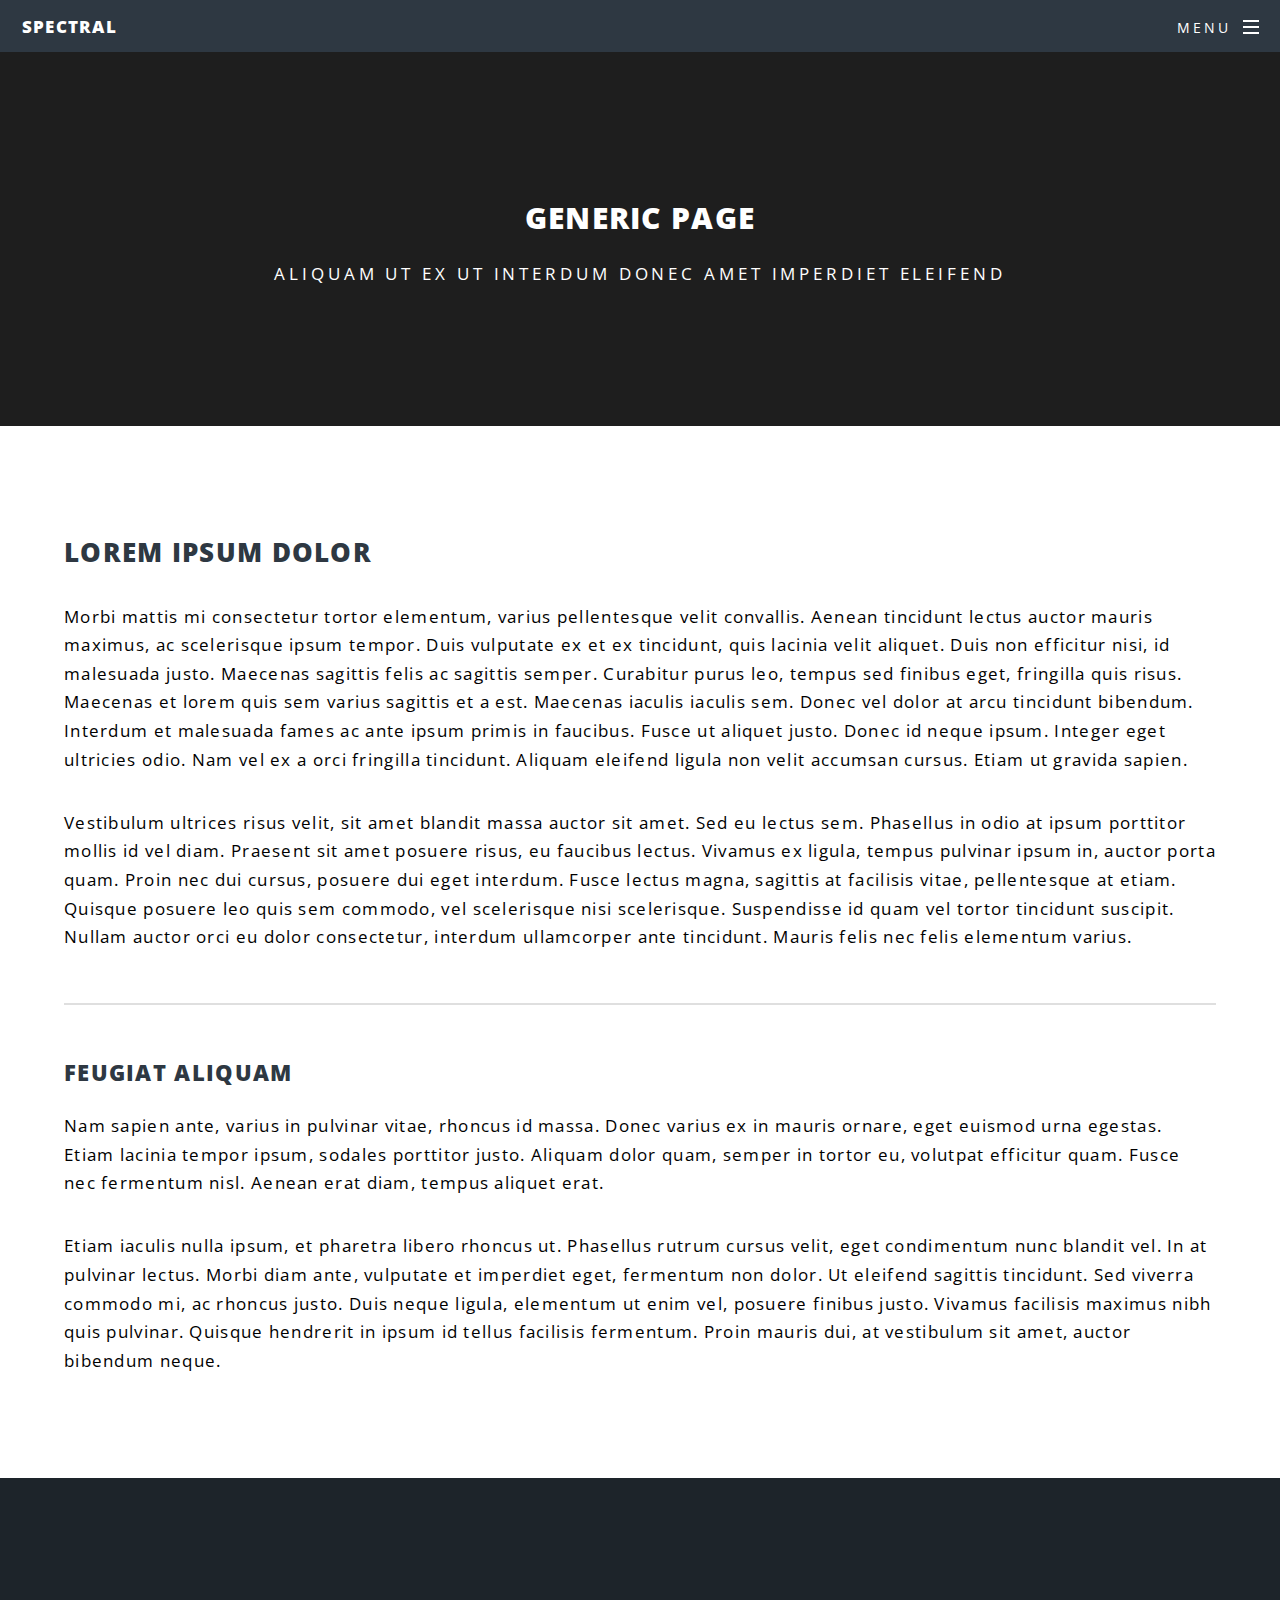
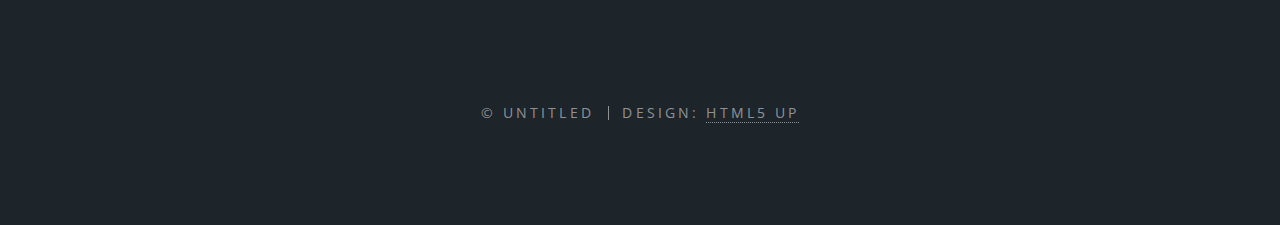
<file: generic.html>
<!DOCTYPE HTML>
<!--
	Spectral by HTML5 UP
	html5up.net | @ajlkn
	Free for personal and commercial use under the CCA 3.0 license (html5up.net/license)
-->
<html>
	<head>
		<title>Generic - Spectral by HTML5 UP</title>
		<meta charset="utf-8" />
		<meta name="viewport" content="width=device-width, initial-scale=1, user-scalable=no" />
		<link rel="stylesheet" href="assets/css/main.css" />
		<noscript><link rel="stylesheet" href="assets/css/noscript.css" /></noscript>
	</head>
	<body class="is-preload">

		<!-- Page Wrapper -->
			<div id="page-wrapper">

				<!-- Header -->
					<header id="header">
						<h1><a href="index.html">Spectral</a></h1>
						<nav id="nav">
							<ul>
								<li class="special">
									<a href="#menu" class="menuToggle"><span>Menu</span></a>
									<div id="menu">
										<ul>
											<li><a href="index.html">Home</a></li>
											<li><a href="generic.html">Generic</a></li>
											<li><a href="elements.html">Elements</a></li>
											<li><a href="#">Sign Up</a></li>
											<li><a href="#">Log In</a></li>
										</ul>
									</div>
								</li>
							</ul>
						</nav>
					</header>

				<!-- Main -->
					<article id="main">
						<header>
							<h2>Generic Page</h2>
							<p>Aliquam ut ex ut interdum donec amet imperdiet eleifend</p>
						</header>
						<section class="wrapper style5">
							<div class="inner">

								<h3>Lorem ipsum dolor</h3>
								<p>Morbi mattis mi consectetur tortor elementum, varius pellentesque velit convallis. Aenean tincidunt lectus auctor mauris maximus, ac scelerisque ipsum tempor. Duis vulputate ex et ex tincidunt, quis lacinia velit aliquet. Duis non efficitur nisi, id malesuada justo. Maecenas sagittis felis ac sagittis semper. Curabitur purus leo, tempus sed finibus eget, fringilla quis risus. Maecenas et lorem quis sem varius sagittis et a est. Maecenas iaculis iaculis sem. Donec vel dolor at arcu tincidunt bibendum. Interdum et malesuada fames ac ante ipsum primis in faucibus. Fusce ut aliquet justo. Donec id neque ipsum. Integer eget ultricies odio. Nam vel ex a orci fringilla tincidunt. Aliquam eleifend ligula non velit accumsan cursus. Etiam ut gravida sapien.</p>

								<p>Vestibulum ultrices risus velit, sit amet blandit massa auctor sit amet. Sed eu lectus sem. Phasellus in odio at ipsum porttitor mollis id vel diam. Praesent sit amet posuere risus, eu faucibus lectus. Vivamus ex ligula, tempus pulvinar ipsum in, auctor porta quam. Proin nec dui cursus, posuere dui eget interdum. Fusce lectus magna, sagittis at facilisis vitae, pellentesque at etiam. Quisque posuere leo quis sem commodo, vel scelerisque nisi scelerisque. Suspendisse id quam vel tortor tincidunt suscipit. Nullam auctor orci eu dolor consectetur, interdum ullamcorper ante tincidunt. Mauris felis nec felis elementum varius.</p>

								<hr />

								<h4>Feugiat aliquam</h4>
								<p>Nam sapien ante, varius in pulvinar vitae, rhoncus id massa. Donec varius ex in mauris ornare, eget euismod urna egestas. Etiam lacinia tempor ipsum, sodales porttitor justo. Aliquam dolor quam, semper in tortor eu, volutpat efficitur quam. Fusce nec fermentum nisl. Aenean erat diam, tempus aliquet erat.</p>

								<p>Etiam iaculis nulla ipsum, et pharetra libero rhoncus ut. Phasellus rutrum cursus velit, eget condimentum nunc blandit vel. In at pulvinar lectus. Morbi diam ante, vulputate et imperdiet eget, fermentum non dolor. Ut eleifend sagittis tincidunt. Sed viverra commodo mi, ac rhoncus justo. Duis neque ligula, elementum ut enim vel, posuere finibus justo. Vivamus facilisis maximus nibh quis pulvinar. Quisque hendrerit in ipsum id tellus facilisis fermentum. Proin mauris dui, at vestibulum sit amet, auctor bibendum neque.</p>

							</div>
						</section>
					</article>

				<!-- Footer -->
					<footer id="footer">
						<ul class="icons">
							<li><a href="#" class="icon brands fa-twitter"><span class="label">Twitter</span></a></li>
							<li><a href="#" class="icon brands fa-facebook-f"><span class="label">Facebook</span></a></li>
							<li><a href="#" class="icon brands fa-instagram"><span class="label">Instagram</span></a></li>
							<li><a href="#" class="icon brands fa-dribbble"><span class="label">Dribbble</span></a></li>
							<li><a href="#" class="icon solid fa-envelope"><span class="label">Email</span></a></li>
						</ul>
						<ul class="copyright">
							<li>&copy; Untitled</li><li>Design: <a href="http://html5up.net">HTML5 UP</a></li>
						</ul>
					</footer>

			</div>

		<!-- Scripts -->
			<script src="assets/js/jquery.min.js"></script>
			<script src="assets/js/jquery.scrollex.min.js"></script>
			<script src="assets/js/jquery.scrolly.min.js"></script>
			<script src="assets/js/browser.min.js"></script>
			<script src="assets/js/breakpoints.min.js"></script>
			<script src="assets/js/util.js"></script>
			<script src="assets/js/main.js"></script>

	</body>
</html>
</file>
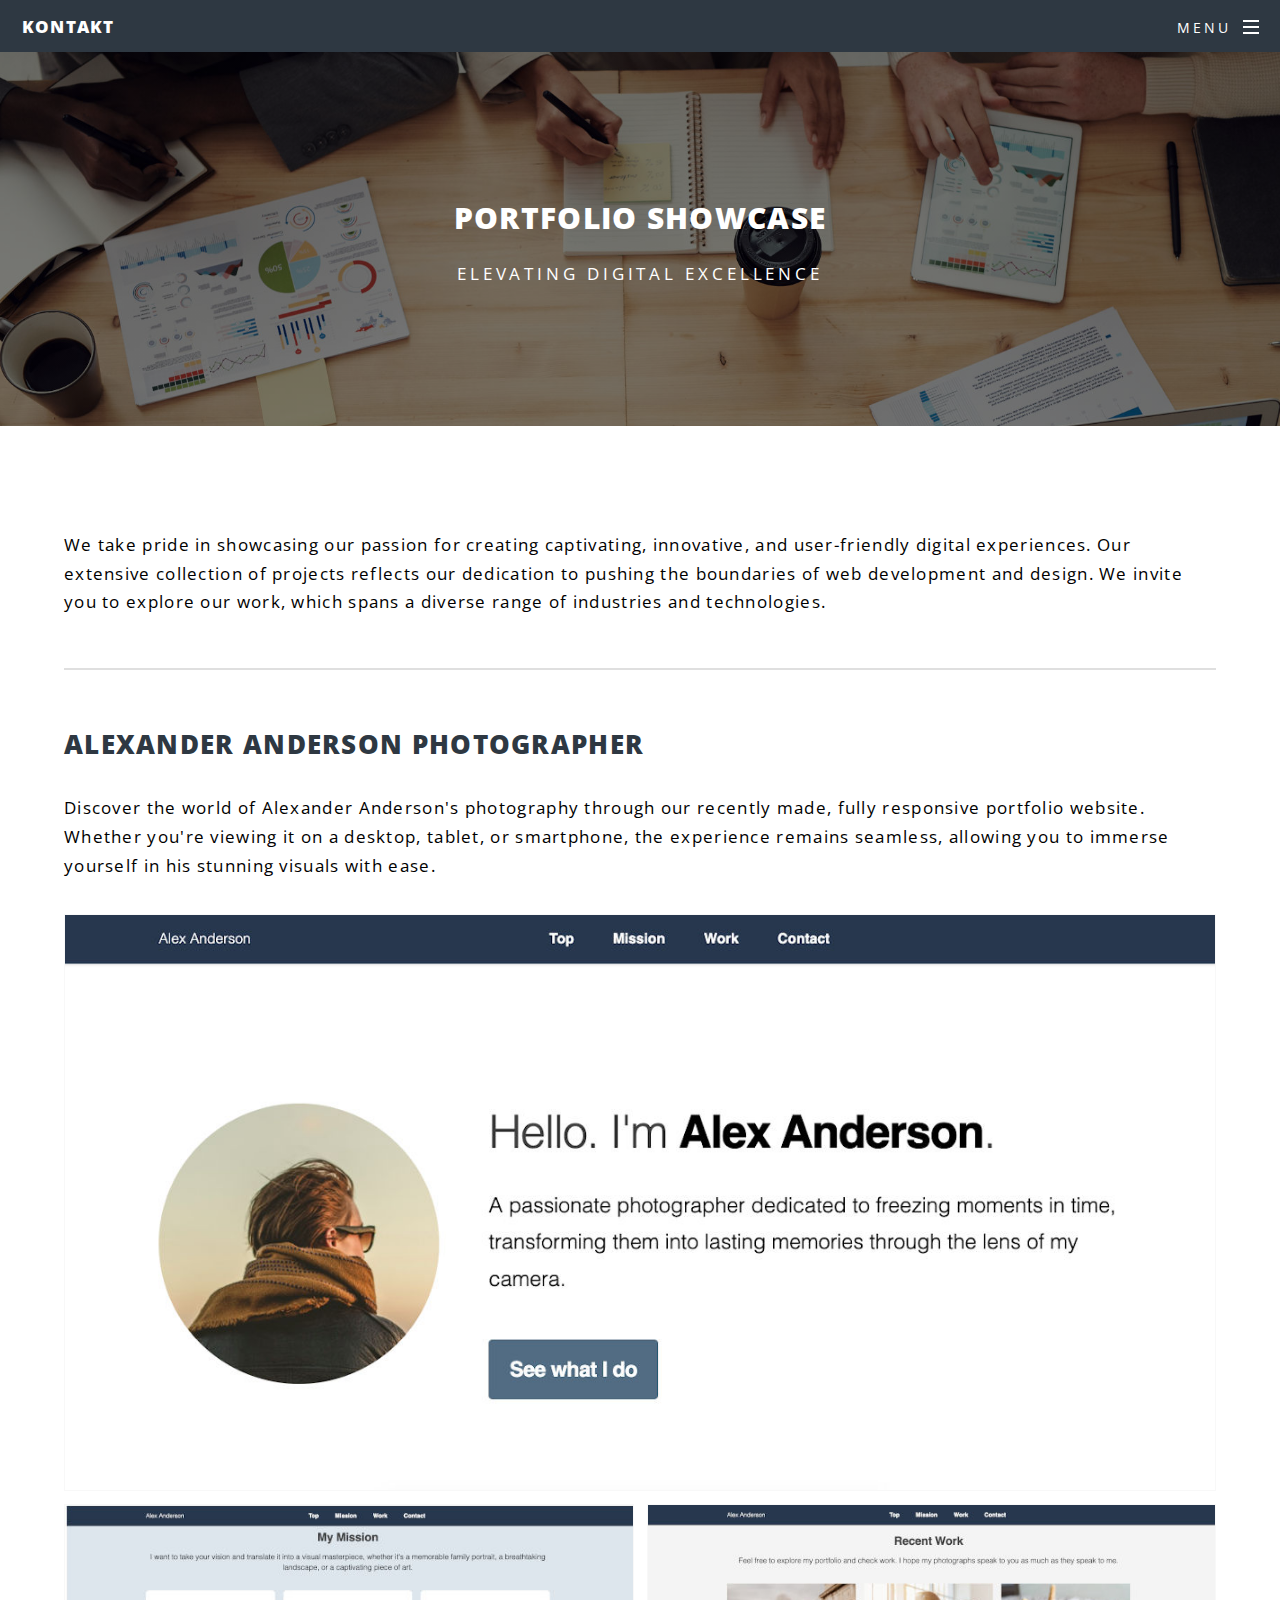
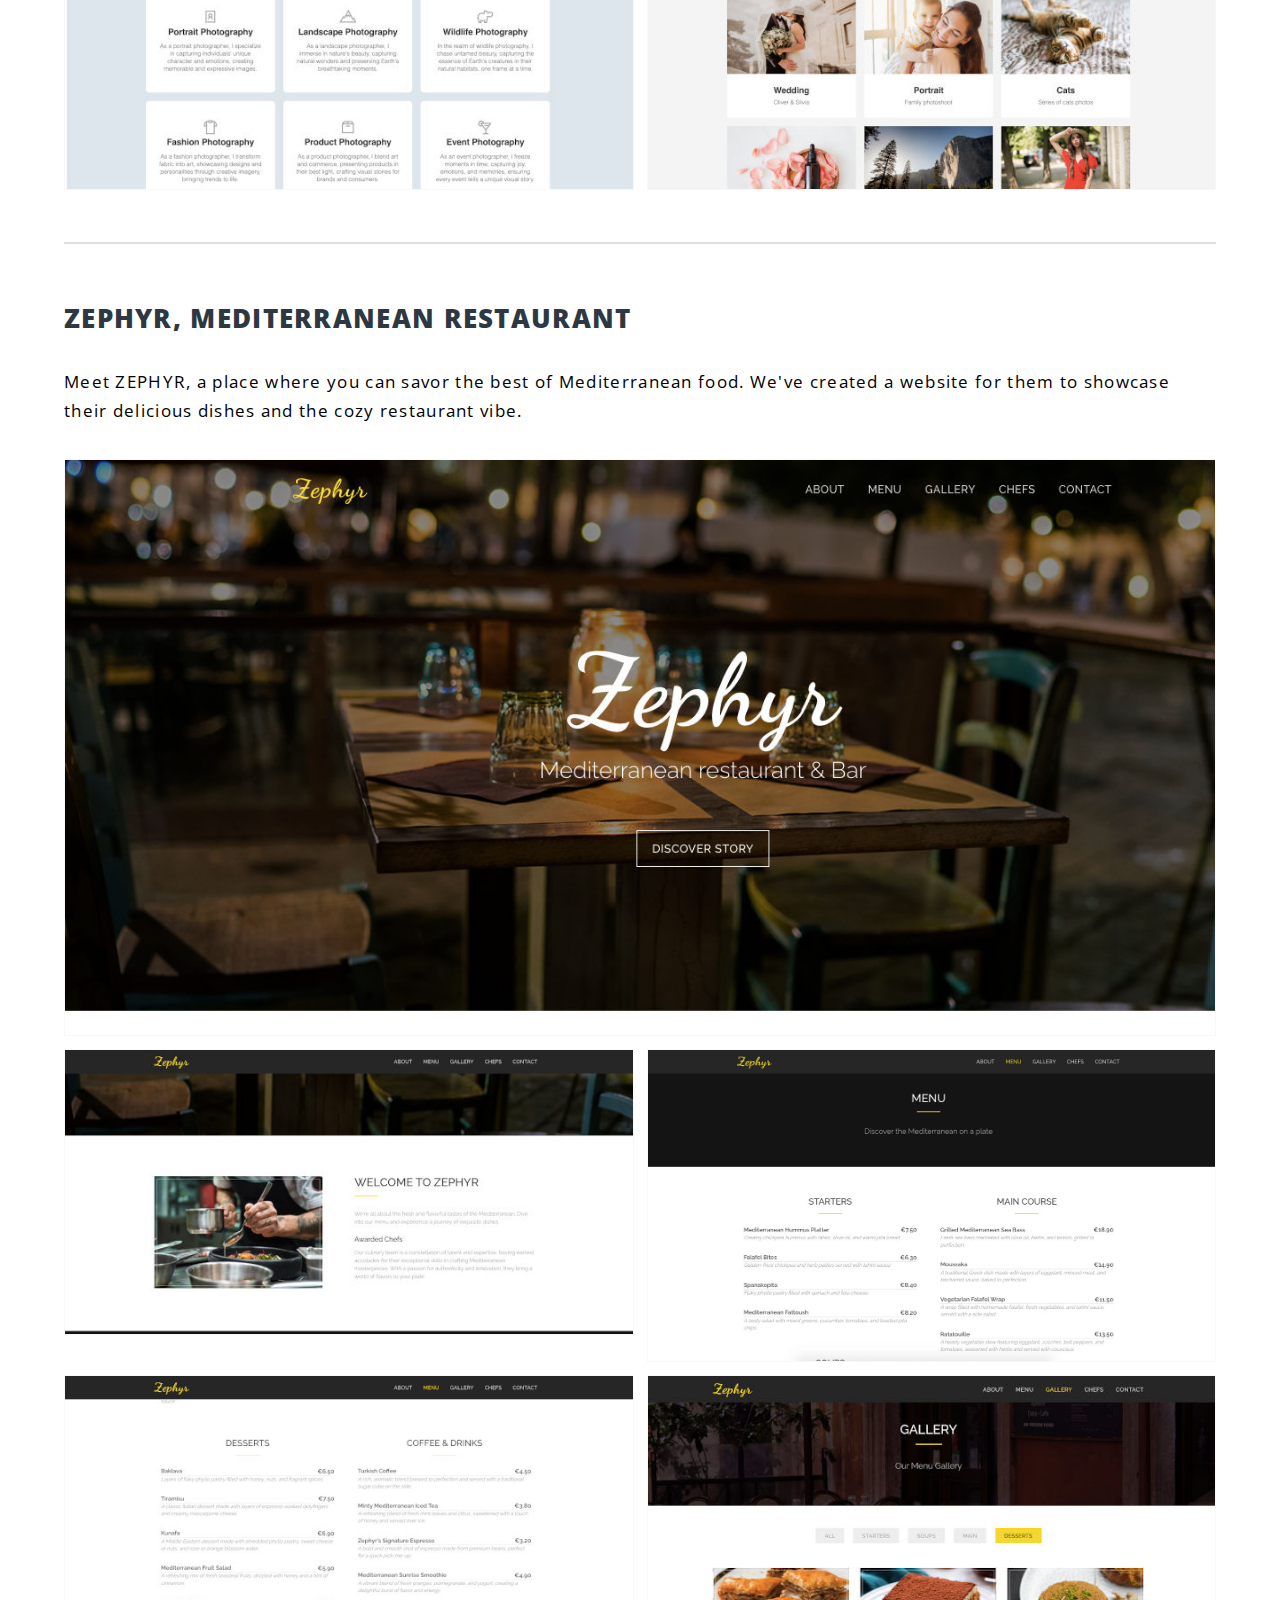
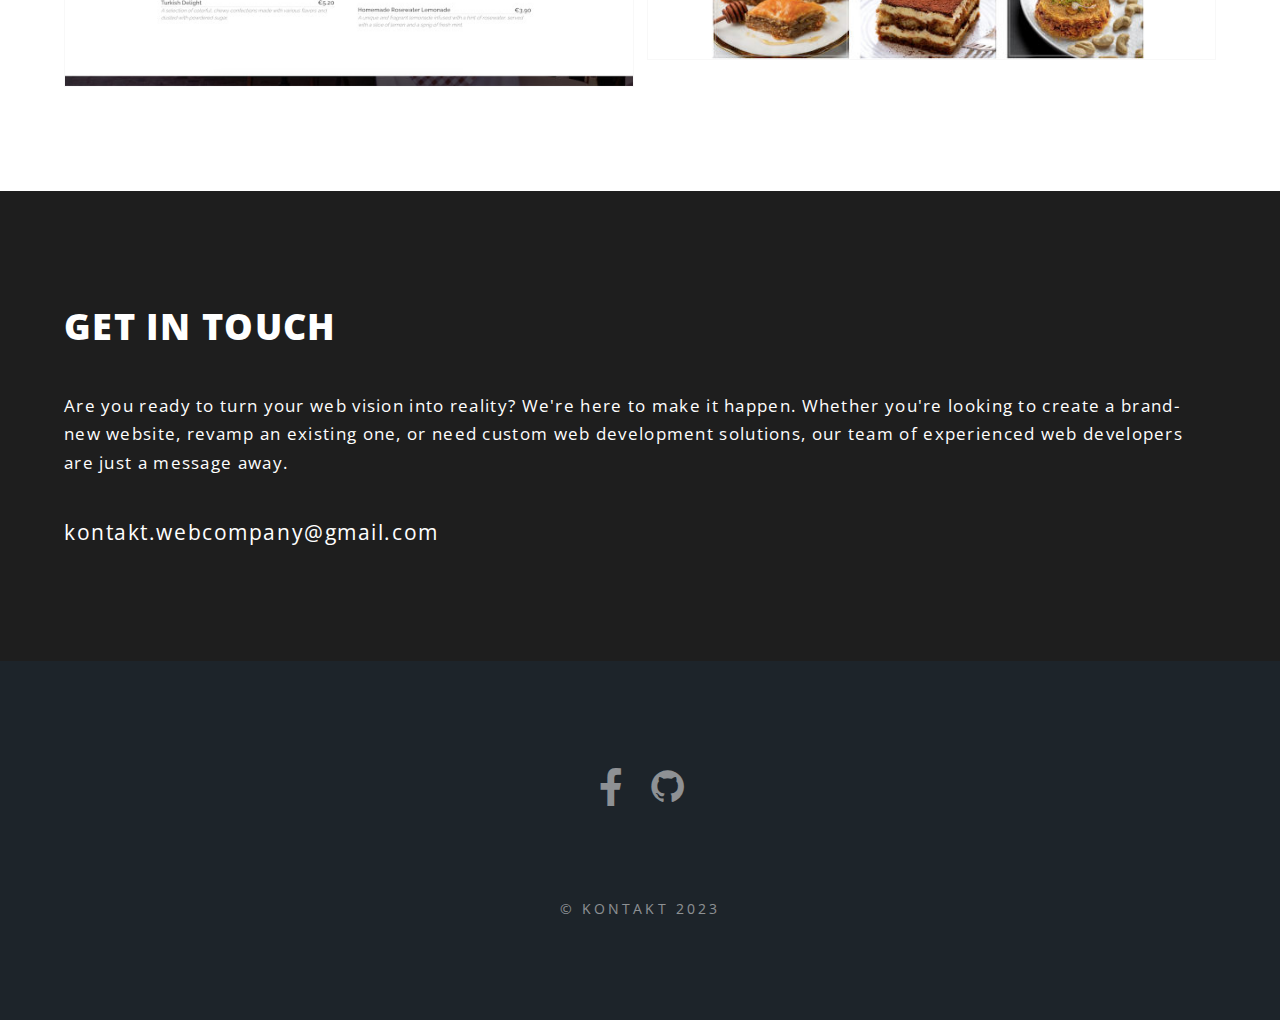
<file: portfolio.html>
<!DOCTYPE HTML>
<html>
	<head>
		<title>Kontakt - Web Development Company</title>
		<meta charset="utf-8" />
		<meta name="viewport" content="width=device-width, initial-scale=1, user-scalable=no" />
		<link rel="stylesheet" href="assets/css/main.css" />
		<noscript><link rel="stylesheet" href="assets/css/noscript.css" /></noscript>
	</head>
	<body class="is-preload">

		<!-- Page Wrapper -->
			<div id="page-wrapper">

				<!-- Header -->
					<header id="header">
						<h1><a href="index.html">Kontakt</a></h1>
						<nav id="nav">
							<ul>
								<li class="special">
									<a href="#menu" class="menuToggle"><span>Menu</span></a>
									<div id="menu">
										<ul>
											<li><a href="index.html">Home</a></li>
											<li><a href="portfolio.html">Portfolio</a></li>
<!--											<li><a href="blog.html">Blog</a></li>-->
<!--											<li><a href="contact.html">Contact</a></li>-->
										</ul>
									</div>
								</li>
							</ul>
						</nav>
					</header>

				<!-- Main -->
				<article id="main">
					<header class="portfolio">
						<h2>Portfolio Showcase</h2>
						<p>Elevating Digital Excellence</p>
					</header>

					<section class="wrapper style5">
						<div class="inner">
							<p>We take pride in showcasing our passion for creating captivating, innovative, and user-friendly digital experiences. Our extensive collection of projects reflects our dedication to pushing the boundaries of web development and design. We invite you to explore our work, which spans a diverse range of industries and technologies.</p>
							<hr>
							<h3>Alexander Anderson Photographer</h3>
							<p>Discover the world of Alexander Anderson's photography through our recently made, fully responsive portfolio website. Whether you're viewing it on a desktop, tablet, or smartphone, the experience remains seamless, allowing you to immerse yourself in his stunning visuals with ease.</p>
							<section>
								<div class="box alt">
									<div class="row gtr-50 gtr-uniform">
										<div class="col-12"><span class="image fit"><img src="images/portfolio/alexander_anderson/page_1.jpg" alt="" /></span></div>
										<div class="col-6"><span class="image fit"><img src="images/portfolio/alexander_anderson/page_2.jpg" alt="" /></span></div>
										<div class="col-6"><span class="image fit"><img src="images/portfolio/alexander_anderson/page_3.jpg" alt="" /></span></div>
<!--										<div class="col-6"><span class="image fit"><img src="images/portfolio/alexander_anderson/page_4.jpg" alt="" /></span></div>-->
<!--										<div class="col-6"><span class="image fit"><img src="images/portfolio/alexander_anderson/page_4.jpg" alt="" /></span></div>-->
									</div>
								</div>
							</section>
							<hr>
							<h3>Zephyr, Mediterranean Restaurant</h3>
							<p>Meet ZEPHYR, a place where you can savor the best of Mediterranean food. We've created a website for them to showcase their delicious dishes and the cozy restaurant vibe.</p>
							<section>
								<div class="box alt">
									<div class="row gtr-50 gtr-uniform">
										<div class="col-12"><span class="image fit"><img src="images/portfolio/zephyr/page_1.jpg" alt="" /></span></div>
										<div class="col-6"><span class="image fit"><img src="images/portfolio/zephyr/page_2.jpg" alt="" /></span></div>
										<div class="col-6"><span class="image fit"><img src="images/portfolio/zephyr/page_3.jpg" alt="" /></span></div>
										<div class="col-6"><span class="image fit"><img src="images/portfolio/zephyr/page_4.jpg" alt="" /></span></div>
										<div class="col-6"><span class="image fit"><img src="images/portfolio/zephyr/page_5.jpg" alt="" /></span></div>
										<!--										<div class="col-6"><span class="image fit"><img src="images/portfolio/alexander_anderson/page_4.jpg" alt="" /></span></div>-->
										<!--										<div class="col-6"><span class="image fit"><img src="images/portfolio/alexander_anderson/page_4.jpg" alt="" /></span></div>-->
									</div>
								</div>
							</section>
						</div>
					</section>
				</article>

				<!-- Contact Section -->
				<section id="contact" class="wrapper style4">
					<div class="inner">
						<header>
							<h2>Get in Touch</h2>
							<p>Are you ready to turn your web vision into reality? We're here to make it happen. Whether you're looking to create a brand-new website, revamp an existing one, or need custom web development solutions, our team of experienced web developers are just a message away.</p>
						</header>
						<p style="font-size: 1.2em;">kontakt.webcompany@gmail.com</p>
						<!--							<form method="post" action="#">-->
						<!--								<div class="row gtr-uniform">-->
						<!--									<div class="col-6 col-12-xsmall">-->
						<!--										<input type="text" name="name" id="name" value="" placeholder="Name" />-->
						<!--									</div>-->
						<!--									<div class="col-6 col-12-xsmall">-->
						<!--										<input type="text" name="company" id="company" value="" placeholder="Company" />-->
						<!--									</div>-->
						<!--									<div class="col-6 col-12-xsmall">-->
						<!--										<input type="email" name="email" id="email" value="" placeholder="Email" />-->
						<!--									</div>-->
						<!--									<div class="col-6 col-12-xsmall">-->
						<!--										<input type="text" name="phone" id="phone" value="" placeholder="Phone" />-->
						<!--									</div>-->
						<!--									<div class="col-12">-->
						<!--										<select name="demo-category" id="demo-category">-->
						<!--											<option value="">- I am looking for -</option>-->
						<!--											<option value="1">Build or improve a web application</option>-->
						<!--											<option value="1">Website development or redesign"</option>-->
						<!--											<option value="1">Something else</option>-->
						<!--										</select>-->
						<!--									</div>-->
						<!--									<div class="col-6 col-12-small">-->
						<!--										<input type="checkbox" id="demo-copy" name="demo-copy">-->
						<!--										<label for="demo-copy">Email me a copy</label>-->
						<!--									</div>-->
						<!--									<div class="col-12">-->
						<!--										<textarea name="message" id="message" placeholder="Enter your message" rows="6"></textarea>-->
						<!--									</div>-->
						<!--									<div class="col-12">-->
						<!--										<ul class="actions">-->
						<!--											<li><input type="submit" value="Send Message" class="primary" /></li>-->
						<!--											<li><input type="reset" value="Reset" /></li>-->
						<!--										</ul>-->
						<!--									</div>-->
						<!--								</div>-->
						<!--							</form>-->
					</div>
				</section>

				<!-- Footer -->
				<footer id="footer">
					<ul class="icons">
						<li><a href="https://www.facebook.com/profile.php?id=61551813136087" class="icon brands"><i class="lab la-facebook-f"></i></a></li>
						<li><a href="https://github.com/kontaktdev" class="icon brands"><i class="lab la-github"></i></a></li>
					</ul>
					<ul class="copyright">
						<li>&copy; Kontakt 2023</li></li>
					</ul>
				</footer>
			</div>

		<!-- Scripts -->
			<script src="assets/js/jquery.min.js"></script>
			<script src="assets/js/jquery.scrollex.min.js"></script>
			<script src="assets/js/jquery.scrolly.min.js"></script>
			<script src="assets/js/browser.min.js"></script>
			<script src="assets/js/breakpoints.min.js"></script>
			<script src="assets/js/util.js"></script>
			<script src="assets/js/main.js"></script>

	</body>
</html>
</file>
<file: assets/css/main.css>
@import url(line-awesome.min.css);
@import url("https://fonts.googleapis.com/css?family=Open+Sans:400,400italic,600,600italic,800,800italic");
@import url('https://fonts.googleapis.com/css2?family=Gabarito:wght@600&display=swap');

/*
	Spectral by HTML5 UP
	html5up.net | @ajlkn
	Free for personal and commercial use under the CCA 3.0 license (html5up.net/license)
*/

html, body, div, span, applet, object,
iframe, h1, h2, h3, h4, h5, h6, p, blockquote,
pre, a, abbr, acronym, address, big, cite,
code, del, dfn, em, img, ins, kbd, q, s, samp,
small, strike, strong, sub, sup, tt, var, b,
u, i, center, dl, dt, dd, ol, ul, li, fieldset,
form, label, legend, table, caption, tbody,
tfoot, thead, tr, th, td, article, aside,
canvas, details, embed, figure, figcaption,
footer, header, hgroup, menu, nav, output, ruby,
section, summary, time, mark, audio, video {
	margin: 0;
	padding: 0;
	border: 0;
	font-size: 100%;
	font: inherit;
	vertical-align: baseline;}

article, aside, details, figcaption, figure,
footer, header, hgroup, menu, nav, section {
	display: block;}

body {
	line-height: 1;
}

ol, ul {
	list-style: none;
}

blockquote, q {
	quotes: none;
}

	blockquote:before, blockquote:after, q:before, q:after {
		content: '';
		content: none;
	}

table {
	border-collapse: collapse;
	border-spacing: 0;
}

body {
	-webkit-text-size-adjust: none;
}

mark {
	background-color: transparent;
	color: inherit;
}

input::-moz-focus-inner {
	border: 0;
	padding: 0;
}

input, select, textarea {
	-moz-appearance: none;
	-webkit-appearance: none;
	-ms-appearance: none;
	appearance: none;
}

/* Basic */

	@-ms-viewport {
		width: device-width;
	}

	html {
		box-sizing: border-box;
	}

	*, *:before, *:after {
		box-sizing: inherit;
	}

	body {
		background: #1e1e1e;
	}

		body.is-preload *, body.is-preload *:before, body.is-preload *:after {
			-moz-animation: none !important;
			-webkit-animation: none !important;
			-ms-animation: none !important;
			animation: none !important;
			-moz-transition: none !important;
			-webkit-transition: none !important;
			-ms-transition: none !important;
			transition: none !important;
		}

	body, input, select, textarea {
		color: #fff;
		font-family: "Open Sans", Helvetica, sans-serif;
		font-size: 14pt;
		font-weight: 400;
		letter-spacing: 0.075em;
		line-height: 1.65em;
	}

		@media screen and (max-width: 1680px) {

			body, input, select, textarea {
				font-size: 14pt;
			}

		}

		@media screen and (max-width: 1280px) {

			body, input, select, textarea {
				font-size: 13pt;
			}

		}

		@media screen and (max-width: 736px) {

			body, input, select, textarea {
				font-size: 11pt;
				letter-spacing: 0.0375em;
			}

		}

	a {
		-moz-transition: color 0.2s ease, border-bottom-color 0.2s ease;
		-webkit-transition: color 0.2s ease, border-bottom-color 0.2s ease;
		-ms-transition: color 0.2s ease, border-bottom-color 0.2s ease;
		transition: color 0.2s ease, border-bottom-color 0.2s ease;
		border-bottom: dotted 1px;
		color: inherit;
		text-decoration: none;
	}

		a:hover {
			border-bottom-color: transparent;
		}

	strong, b {
		color: #fff;
		font-weight: 600;
	}

	em, i {
		font-style: italic;
	}

	p {
		color: #000000;
		font-family: "Open Sans", Helvetica, sans-serif;
		font-weight: 400;
		letter-spacing: 0.075em;
		line-height: 1.65em;
		margin: 0 0 2em 0;
	}

	h1, h2, h3, h4, h5, h6 {
		font-family: "Open Sans", Helvetica, sans-serif;
		color: #fff;
		font-weight: 800;
		/*letter-spacing: 0.225em;*/
		line-height: 1em;
		margin: 0 0 1em 0;
		text-transform: uppercase;
	}

		h1 a, h2 a, h3 a, h4 a, h5 a, h6 a {
			color: inherit;
			text-decoration: none;
		}

	h2 {
		font-size: 2.1em;
		line-height: 1.75em;
	}

		@media screen and (max-width: 736px) {

			h2 {
				font-size: 1.6em;
				line-height: 1.65em;
			}

		}

	h3 {
		font-size: 1.5em;
		line-height: 1.75em;
	}

		@media screen and (max-width: 736px) {

			h3 {
				font-size: 1.3em;
				line-height: 1.65em;
			}

		}

	h4 {
		font-size: 1.25em;
		line-height: 1.5em;
	}

	h5 {
		font-size: 0.8em;
		line-height: 1.5em;
	}

	h6 {
		font-size: 0.7em;
		line-height: 1.5em;
	}

	sub {
		font-size: 0.8em;
		position: relative;
		top: 0.5em;
	}

	sup {
		font-size: 0.8em;
		position: relative;
		top: -0.5em;
	}

	hr {
		border: 0;
		border-bottom: solid 2px #fff;
		margin: 3em 0;
	}

		hr.major {
			margin: 4.5em 0;
		}

	blockquote {
		border-left: solid 4px #fff;
		font-style: italic;
		margin: 0 0 2em 0;
		padding: 0.5em 0 0.5em 2em;
	}

	code {
		background: rgba(144, 144, 144, 0.25);
		border-radius: 3px;
		font-family: "Courier New", monospace;
		font-size: 0.9em;
		letter-spacing: 0;
		margin: 0 0.25em;
		padding: 0.25em 0.65em;
	}

	pre {
		-webkit-overflow-scrolling: touch;
		font-family: "Courier New", monospace;
		font-size: 0.9em;
		margin: 0 0 2em 0;
	}

		pre code {
			display: block;
			line-height: 1.75em;
			padding: 1em 1.5em;
			overflow-x: auto;
		}

	.align-left {
		text-align: left;
	}

	.align-center {
		text-align: center;
	}

	.align-right {
		text-align: right;
	}

/* Row */

	.row {
		display: flex;
		flex-wrap: wrap;
		box-sizing: border-box;
		align-items: stretch;
	}

		.row > * {
			box-sizing: border-box;
		}

		.row.gtr-uniform > * > :last-child {
			margin-bottom: 0;
		}

		.row.aln-left {
			justify-content: flex-start;
		}

		.row.aln-center {
			justify-content: center;
		}

		.row.aln-right {
			justify-content: flex-end;
		}

		.row.aln-top {
			align-items: flex-start;
		}

		.row.aln-middle {
			align-items: center;
		}

		.row.aln-bottom {
			align-items: flex-end;
		}

		.row > .imp {
			order: -1;
		}

		.row > .col-1 {
			width: 8.33333%;
		}

		.row > .off-1 {
			margin-left: 8.33333%;
		}

		.row > .col-2 {
			width: 16.66667%;
		}

		.row > .off-2 {
			margin-left: 16.66667%;
		}

		.row > .col-3 {
			width: 25%;
		}

		.row > .off-3 {
			margin-left: 25%;
		}

		.row > .col-4 {
			width: 33.33333%;
		}

		.row > .off-4 {
			margin-left: 33.33333%;
		}

		.row > .col-5 {
			width: 41.66667%;
		}

		.row > .off-5 {
			margin-left: 41.66667%;
		}

		.row > .col-6 {
			width: 50%;
		}

		.row > .off-6 {
			margin-left: 50%;
		}

		.row > .col-7 {
			width: 58.33333%;
		}

		.row > .off-7 {
			margin-left: 58.33333%;
		}

		.row > .col-8 {
			width: 66.66667%;
		}

		.row > .off-8 {
			margin-left: 66.66667%;
		}

		.row > .col-9 {
			width: 75%;
		}

		.row > .off-9 {
			margin-left: 75%;
		}

		.row > .col-10 {
			width: 83.33333%;
		}

		.row > .off-10 {
			margin-left: 83.33333%;
		}

		.row > .col-11 {
			width: 91.66667%;
		}

		.row > .off-11 {
			margin-left: 91.66667%;
		}

		.row > .col-12 {
			width: 100%;
		}

		.row > .off-12 {
			margin-left: 100%;
		}

		.row.gtr-0 {
			margin-top: 0;
			margin-left: 0em;
		}

			.row.gtr-0 > * {
				padding: 0 0 0 0em;
			}

			.row.gtr-0.gtr-uniform {
				margin-top: 0em;
			}

				.row.gtr-0.gtr-uniform > * {
					padding-top: 0em;
				}

		.row.gtr-25 {
			margin-top: 0;
			margin-left: -0.375em;
		}

			.row.gtr-25 > * {
				padding: 0 0 0 0.375em;
			}

			.row.gtr-25.gtr-uniform {
				margin-top: -0.375em;
			}

				.row.gtr-25.gtr-uniform > * {
					padding-top: 0.375em;
				}

		.row.gtr-50 {
			margin-top: 0;
			margin-left: -0.75em;
		}

			.row.gtr-50 > * {
				padding: 0 0 0 0.75em;
			}

			.row.gtr-50.gtr-uniform {
				margin-top: -0.75em;
			}

				.row.gtr-50.gtr-uniform > * {
					padding-top: 0.75em;
				}

		.row {
			margin-top: 0;
			margin-left: -1.5em;
		}

			.row > * {
				padding: 0 0 0 1.5em;
			}

			.row.gtr-uniform {
				margin-top: -1.5em;
			}

				.row.gtr-uniform > * {
					padding-top: 1.5em;
				}

		.row.gtr-150 {
			margin-top: 0;
			margin-left: -2.25em;
		}

			.row.gtr-150 > * {
				padding: 0 0 0 2.25em;
			}

			.row.gtr-150.gtr-uniform {
				margin-top: -2.25em;
			}

				.row.gtr-150.gtr-uniform > * {
					padding-top: 2.25em;
				}

		.row.gtr-200 {
			margin-top: 0;
			margin-left: -3em;
		}

			.row.gtr-200 > * {
				padding: 0 0 0 3em;
			}

			.row.gtr-200.gtr-uniform {
				margin-top: -3em;
			}

				.row.gtr-200.gtr-uniform > * {
					padding-top: 3em;
				}

		@media screen and (max-width: 1680px) {

			.row {
				display: flex;
				flex-wrap: wrap;
				box-sizing: border-box;
				align-items: stretch;
			}

				.row > * {
					box-sizing: border-box;
				}

				.row.gtr-uniform > * > :last-child {
					margin-bottom: 0;
				}

				.row.aln-left {
					justify-content: flex-start;
				}

				.row.aln-center {
					justify-content: center;
				}

				.row.aln-right {
					justify-content: flex-end;
				}

				.row.aln-top {
					align-items: flex-start;
				}

				.row.aln-middle {
					align-items: center;
				}

				.row.aln-bottom {
					align-items: flex-end;
				}

				.row > .imp-xlarge {
					order: -1;
				}

				.row > .col-1-xlarge {
					width: 8.33333%;
				}

				.row > .off-1-xlarge {
					margin-left: 8.33333%;
				}

				.row > .col-2-xlarge {
					width: 16.66667%;
				}

				.row > .off-2-xlarge {
					margin-left: 16.66667%;
				}

				.row > .col-3-xlarge {
					width: 25%;
				}

				.row > .off-3-xlarge {
					margin-left: 25%;
				}

				.row > .col-4-xlarge {
					width: 33.33333%;
				}

				.row > .off-4-xlarge {
					margin-left: 33.33333%;
				}

				.row > .col-5-xlarge {
					width: 41.66667%;
				}

				.row > .off-5-xlarge {
					margin-left: 41.66667%;
				}

				.row > .col-6-xlarge {
					width: 50%;
				}

				.row > .off-6-xlarge {
					margin-left: 50%;
				}

				.row > .col-7-xlarge {
					width: 58.33333%;
				}

				.row > .off-7-xlarge {
					margin-left: 58.33333%;
				}

				.row > .col-8-xlarge {
					width: 66.66667%;
				}

				.row > .off-8-xlarge {
					margin-left: 66.66667%;
				}

				.row > .col-9-xlarge {
					width: 75%;
				}

				.row > .off-9-xlarge {
					margin-left: 75%;
				}

				.row > .col-10-xlarge {
					width: 83.33333%;
				}

				.row > .off-10-xlarge {
					margin-left: 83.33333%;
				}

				.row > .col-11-xlarge {
					width: 91.66667%;
				}

				.row > .off-11-xlarge {
					margin-left: 91.66667%;
				}

				.row > .col-12-xlarge {
					width: 100%;
				}

				.row > .off-12-xlarge {
					margin-left: 100%;
				}

				.row.gtr-0 {
					margin-top: 0;
					margin-left: 0em;
				}

					.row.gtr-0 > * {
						padding: 0 0 0 0em;
					}

					.row.gtr-0.gtr-uniform {
						margin-top: 0em;
					}

						.row.gtr-0.gtr-uniform > * {
							padding-top: 0em;
						}

				.row.gtr-25 {
					margin-top: 0;
					margin-left: -0.375em;
				}

					.row.gtr-25 > * {
						padding: 0 0 0 0.375em;
					}

					.row.gtr-25.gtr-uniform {
						margin-top: -0.375em;
					}

						.row.gtr-25.gtr-uniform > * {
							padding-top: 0.375em;
						}

				.row.gtr-50 {
					margin-top: 0;
					margin-left: -0.75em;
				}

					.row.gtr-50 > * {
						padding: 0 0 0 0.75em;
					}

					.row.gtr-50.gtr-uniform {
						margin-top: -0.75em;
					}

						.row.gtr-50.gtr-uniform > * {
							padding-top: 0.75em;
						}

				.row {
					margin-top: 0;
					margin-left: -1.5em;
				}

					.row > * {
						padding: 0 0 0 1.5em;
					}

					.row.gtr-uniform {
						margin-top: -1.5em;
					}

						.row.gtr-uniform > * {
							padding-top: 1.5em;
						}

				.row.gtr-150 {
					margin-top: 0;
					margin-left: -2.25em;
				}

					.row.gtr-150 > * {
						padding: 0 0 0 2.25em;
					}

					.row.gtr-150.gtr-uniform {
						margin-top: -2.25em;
					}

						.row.gtr-150.gtr-uniform > * {
							padding-top: 2.25em;
						}

				.row.gtr-200 {
					margin-top: 0;
					margin-left: -3em;
				}

					.row.gtr-200 > * {
						padding: 0 0 0 3em;
					}

					.row.gtr-200.gtr-uniform {
						margin-top: -3em;
					}

						.row.gtr-200.gtr-uniform > * {
							padding-top: 3em;
						}

		}

		@media screen and (max-width: 1280px) {

			.row {
				display: flex;
				flex-wrap: wrap;
				box-sizing: border-box;
				align-items: stretch;
			}

				.row > * {
					box-sizing: border-box;
				}

				.row.gtr-uniform > * > :last-child {
					margin-bottom: 0;
				}

				.row.aln-left {
					justify-content: flex-start;
				}

				.row.aln-center {
					justify-content: center;
				}

				.row.aln-right {
					justify-content: flex-end;
				}

				.row.aln-top {
					align-items: flex-start;
				}

				.row.aln-middle {
					align-items: center;
				}

				.row.aln-bottom {
					align-items: flex-end;
				}

				.row > .imp-large {
					order: -1;
				}

				.row > .col-1-large {
					width: 8.33333%;
				}

				.row > .off-1-large {
					margin-left: 8.33333%;
				}

				.row > .col-2-large {
					width: 16.66667%;
				}

				.row > .off-2-large {
					margin-left: 16.66667%;
				}

				.row > .col-3-large {
					width: 25%;
				}

				.row > .off-3-large {
					margin-left: 25%;
				}

				.row > .col-4-large {
					width: 33.33333%;
				}

				.row > .off-4-large {
					margin-left: 33.33333%;
				}

				.row > .col-5-large {
					width: 41.66667%;
				}

				.row > .off-5-large {
					margin-left: 41.66667%;
				}

				.row > .col-6-large {
					width: 50%;
				}

				.row > .off-6-large {
					margin-left: 50%;
				}

				.row > .col-7-large {
					width: 58.33333%;
				}

				.row > .off-7-large {
					margin-left: 58.33333%;
				}

				.row > .col-8-large {
					width: 66.66667%;
				}

				.row > .off-8-large {
					margin-left: 66.66667%;
				}

				.row > .col-9-large {
					width: 75%;
				}

				.row > .off-9-large {
					margin-left: 75%;
				}

				.row > .col-10-large {
					width: 83.33333%;
				}

				.row > .off-10-large {
					margin-left: 83.33333%;
				}

				.row > .col-11-large {
					width: 91.66667%;
				}

				.row > .off-11-large {
					margin-left: 91.66667%;
				}

				.row > .col-12-large {
					width: 100%;
				}

				.row > .off-12-large {
					margin-left: 100%;
				}

				.row.gtr-0 {
					margin-top: 0;
					margin-left: 0em;
				}

					.row.gtr-0 > * {
						padding: 0 0 0 0em;
					}

					.row.gtr-0.gtr-uniform {
						margin-top: 0em;
					}

						.row.gtr-0.gtr-uniform > * {
							padding-top: 0em;
						}

				.row.gtr-25 {
					margin-top: 0;
					margin-left: -0.375em;
				}

					.row.gtr-25 > * {
						padding: 0 0 0 0.375em;
					}

					.row.gtr-25.gtr-uniform {
						margin-top: -0.375em;
					}

						.row.gtr-25.gtr-uniform > * {
							padding-top: 0.375em;
						}

				.row.gtr-50 {
					margin-top: 0;
					margin-left: -0.75em;
				}

					.row.gtr-50 > * {
						padding: 0 0 0 0.75em;
					}

					.row.gtr-50.gtr-uniform {
						margin-top: -0.75em;
					}

						.row.gtr-50.gtr-uniform > * {
							padding-top: 0.75em;
						}

				.row {
					margin-top: 0;
					margin-left: -1.5em;
				}

					.row > * {
						padding: 0 0 0 1.5em;
					}

					.row.gtr-uniform {
						margin-top: -1.5em;
					}

						.row.gtr-uniform > * {
							padding-top: 1.5em;
						}

				.row.gtr-150 {
					margin-top: 0;
					margin-left: -2.25em;
				}

					.row.gtr-150 > * {
						padding: 0 0 0 2.25em;
					}

					.row.gtr-150.gtr-uniform {
						margin-top: -2.25em;
					}

						.row.gtr-150.gtr-uniform > * {
							padding-top: 2.25em;
						}

				.row.gtr-200 {
					margin-top: 0;
					margin-left: -3em;
				}

					.row.gtr-200 > * {
						padding: 0 0 0 3em;
					}

					.row.gtr-200.gtr-uniform {
						margin-top: -3em;
					}

						.row.gtr-200.gtr-uniform > * {
							padding-top: 3em;
						}

		}

		@media screen and (max-width: 980px) {

			.row {
				display: flex;
				flex-wrap: wrap;
				box-sizing: border-box;
				align-items: stretch;
			}

				.row > * {
					box-sizing: border-box;
				}

				.row.gtr-uniform > * > :last-child {
					margin-bottom: 0;
				}

				.row.aln-left {
					justify-content: flex-start;
				}

				.row.aln-center {
					justify-content: center;
				}

				.row.aln-right {
					justify-content: flex-end;
				}

				.row.aln-top {
					align-items: flex-start;
				}

				.row.aln-middle {
					align-items: center;
				}

				.row.aln-bottom {
					align-items: flex-end;
				}

				.row > .imp-medium {
					order: -1;
				}

				.row > .col-1-medium {
					width: 8.33333%;
				}

				.row > .off-1-medium {
					margin-left: 8.33333%;
				}

				.row > .col-2-medium {
					width: 16.66667%;
				}

				.row > .off-2-medium {
					margin-left: 16.66667%;
				}

				.row > .col-3-medium {
					width: 25%;
				}

				.row > .off-3-medium {
					margin-left: 25%;
				}

				.row > .col-4-medium {
					width: 33.33333%;
				}

				.row > .off-4-medium {
					margin-left: 33.33333%;
				}

				.row > .col-5-medium {
					width: 41.66667%;
				}

				.row > .off-5-medium {
					margin-left: 41.66667%;
				}

				.row > .col-6-medium {
					width: 50%;
				}

				.row > .off-6-medium {
					margin-left: 50%;
				}

				.row > .col-7-medium {
					width: 58.33333%;
				}

				.row > .off-7-medium {
					margin-left: 58.33333%;
				}

				.row > .col-8-medium {
					width: 66.66667%;
				}

				.row > .off-8-medium {
					margin-left: 66.66667%;
				}

				.row > .col-9-medium {
					width: 75%;
				}

				.row > .off-9-medium {
					margin-left: 75%;
				}

				.row > .col-10-medium {
					width: 83.33333%;
				}

				.row > .off-10-medium {
					margin-left: 83.33333%;
				}

				.row > .col-11-medium {
					width: 91.66667%;
				}

				.row > .off-11-medium {
					margin-left: 91.66667%;
				}

				.row > .col-12-medium {
					width: 100%;
				}

				.row > .off-12-medium {
					margin-left: 100%;
				}

				.row.gtr-0 {
					margin-top: 0;
					margin-left: 0em;
				}

					.row.gtr-0 > * {
						padding: 0 0 0 0em;
					}

					.row.gtr-0.gtr-uniform {
						margin-top: 0em;
					}

						.row.gtr-0.gtr-uniform > * {
							padding-top: 0em;
						}

				.row.gtr-25 {
					margin-top: 0;
					margin-left: -0.375em;
				}

					.row.gtr-25 > * {
						padding: 0 0 0 0.375em;
					}

					.row.gtr-25.gtr-uniform {
						margin-top: -0.375em;
					}

						.row.gtr-25.gtr-uniform > * {
							padding-top: 0.375em;
						}

				.row.gtr-50 {
					margin-top: 0;
					margin-left: -0.75em;
				}

					.row.gtr-50 > * {
						padding: 0 0 0 0.75em;
					}

					.row.gtr-50.gtr-uniform {
						margin-top: -0.75em;
					}

						.row.gtr-50.gtr-uniform > * {
							padding-top: 0.75em;
						}

				.row {
					margin-top: 0;
					margin-left: -1.5em;
				}

					.row > * {
						padding: 0 0 0 1.5em;
					}

					.row.gtr-uniform {
						margin-top: -1.5em;
					}

						.row.gtr-uniform > * {
							padding-top: 1.5em;
						}

				.row.gtr-150 {
					margin-top: 0;
					margin-left: -2.25em;
				}

					.row.gtr-150 > * {
						padding: 0 0 0 2.25em;
					}

					.row.gtr-150.gtr-uniform {
						margin-top: -2.25em;
					}

						.row.gtr-150.gtr-uniform > * {
							padding-top: 2.25em;
						}

				.row.gtr-200 {
					margin-top: 0;
					margin-left: -3em;
				}

					.row.gtr-200 > * {
						padding: 0 0 0 3em;
					}

					.row.gtr-200.gtr-uniform {
						margin-top: -3em;
					}

						.row.gtr-200.gtr-uniform > * {
							padding-top: 3em;
						}

		}

		@media screen and (max-width: 736px) {

			.row {
				display: flex;
				flex-wrap: wrap;
				box-sizing: border-box;
				align-items: stretch;
			}

				.row > * {
					box-sizing: border-box;
				}

				.row.gtr-uniform > * > :last-child {
					margin-bottom: 0;
				}

				.row.aln-left {
					justify-content: flex-start;
				}

				.row.aln-center {
					justify-content: center;
				}

				.row.aln-right {
					justify-content: flex-end;
				}

				.row.aln-top {
					align-items: flex-start;
				}

				.row.aln-middle {
					align-items: center;
				}

				.row.aln-bottom {
					align-items: flex-end;
				}

				.row > .imp-small {
					order: -1;
				}

				.row > .col-1-small {
					width: 8.33333%;
				}

				.row > .off-1-small {
					margin-left: 8.33333%;
				}

				.row > .col-2-small {
					width: 16.66667%;
				}

				.row > .off-2-small {
					margin-left: 16.66667%;
				}

				.row > .col-3-small {
					width: 25%;
				}

				.row > .off-3-small {
					margin-left: 25%;
				}

				.row > .col-4-small {
					width: 33.33333%;
				}

				.row > .off-4-small {
					margin-left: 33.33333%;
				}

				.row > .col-5-small {
					width: 41.66667%;
				}

				.row > .off-5-small {
					margin-left: 41.66667%;
				}

				.row > .col-6-small {
					width: 50%;
				}

				.row > .off-6-small {
					margin-left: 50%;
				}

				.row > .col-7-small {
					width: 58.33333%;
				}

				.row > .off-7-small {
					margin-left: 58.33333%;
				}

				.row > .col-8-small {
					width: 66.66667%;
				}

				.row > .off-8-small {
					margin-left: 66.66667%;
				}

				.row > .col-9-small {
					width: 75%;
				}

				.row > .off-9-small {
					margin-left: 75%;
				}

				.row > .col-10-small {
					width: 83.33333%;
				}

				.row > .off-10-small {
					margin-left: 83.33333%;
				}

				.row > .col-11-small {
					width: 91.66667%;
				}

				.row > .off-11-small {
					margin-left: 91.66667%;
				}

				.row > .col-12-small {
					width: 100%;
				}

				.row > .off-12-small {
					margin-left: 100%;
				}

				.row.gtr-0 {
					margin-top: 0;
					margin-left: 0em;
				}

					.row.gtr-0 > * {
						padding: 0 0 0 0em;
					}

					.row.gtr-0.gtr-uniform {
						margin-top: 0em;
					}

						.row.gtr-0.gtr-uniform > * {
							padding-top: 0em;
						}

				.row.gtr-25 {
					margin-top: 0;
					margin-left: -0.375em;
				}

					.row.gtr-25 > * {
						padding: 0 0 0 0.375em;
					}

					.row.gtr-25.gtr-uniform {
						margin-top: -0.375em;
					}

						.row.gtr-25.gtr-uniform > * {
							padding-top: 0.375em;
						}

				.row.gtr-50 {
					margin-top: 0;
					margin-left: -0.75em;
				}

					.row.gtr-50 > * {
						padding: 0 0 0 0.75em;
					}

					.row.gtr-50.gtr-uniform {
						margin-top: -0.75em;
					}

						.row.gtr-50.gtr-uniform > * {
							padding-top: 0.75em;
						}

				.row {
					margin-top: 0;
					margin-left: -1.5em;
				}

					.row > * {
						padding: 0 0 0 1.5em;
					}

					.row.gtr-uniform {
						margin-top: -1.5em;
					}

						.row.gtr-uniform > * {
							padding-top: 1.5em;
						}

				.row.gtr-150 {
					margin-top: 0;
					margin-left: -2.25em;
				}

					.row.gtr-150 > * {
						padding: 0 0 0 2.25em;
					}

					.row.gtr-150.gtr-uniform {
						margin-top: -2.25em;
					}

						.row.gtr-150.gtr-uniform > * {
							padding-top: 2.25em;
						}

				.row.gtr-200 {
					margin-top: 0;
					margin-left: -3em;
				}

					.row.gtr-200 > * {
						padding: 0 0 0 3em;
					}

					.row.gtr-200.gtr-uniform {
						margin-top: -3em;
					}

						.row.gtr-200.gtr-uniform > * {
							padding-top: 3em;
						}

		}

		@media screen and (max-width: 480px) {

			.row {
				display: flex;
				flex-wrap: wrap;
				box-sizing: border-box;
				align-items: stretch;
			}

				.row > * {
					box-sizing: border-box;
				}

				.row.gtr-uniform > * > :last-child {
					margin-bottom: 0;
				}

				.row.aln-left {
					justify-content: flex-start;
				}

				.row.aln-center {
					justify-content: center;
				}

				.row.aln-right {
					justify-content: flex-end;
				}

				.row.aln-top {
					align-items: flex-start;
				}

				.row.aln-middle {
					align-items: center;
				}

				.row.aln-bottom {
					align-items: flex-end;
				}

				.row > .imp-xsmall {
					order: -1;
				}

				.row > .col-1-xsmall {
					width: 8.33333%;
				}

				.row > .off-1-xsmall {
					margin-left: 8.33333%;
				}

				.row > .col-2-xsmall {
					width: 16.66667%;
				}

				.row > .off-2-xsmall {
					margin-left: 16.66667%;
				}

				.row > .col-3-xsmall {
					width: 25%;
				}

				.row > .off-3-xsmall {
					margin-left: 25%;
				}

				.row > .col-4-xsmall {
					width: 33.33333%;
				}

				.row > .off-4-xsmall {
					margin-left: 33.33333%;
				}

				.row > .col-5-xsmall {
					width: 41.66667%;
				}

				.row > .off-5-xsmall {
					margin-left: 41.66667%;
				}

				.row > .col-6-xsmall {
					width: 50%;
				}

				.row > .off-6-xsmall {
					margin-left: 50%;
				}

				.row > .col-7-xsmall {
					width: 58.33333%;
				}

				.row > .off-7-xsmall {
					margin-left: 58.33333%;
				}

				.row > .col-8-xsmall {
					width: 66.66667%;
				}

				.row > .off-8-xsmall {
					margin-left: 66.66667%;
				}

				.row > .col-9-xsmall {
					width: 75%;
				}

				.row > .off-9-xsmall {
					margin-left: 75%;
				}

				.row > .col-10-xsmall {
					width: 83.33333%;
				}

				.row > .off-10-xsmall {
					margin-left: 83.33333%;
				}

				.row > .col-11-xsmall {
					width: 91.66667%;
				}

				.row > .off-11-xsmall {
					margin-left: 91.66667%;
				}

				.row > .col-12-xsmall {
					width: 100%;
				}

				.row > .off-12-xsmall {
					margin-left: 100%;
				}

				.row.gtr-0 {
					margin-top: 0;
					margin-left: 0em;
				}

					.row.gtr-0 > * {
						padding: 0 0 0 0em;
					}

					.row.gtr-0.gtr-uniform {
						margin-top: 0em;
					}

						.row.gtr-0.gtr-uniform > * {
							padding-top: 0em;
						}

				.row.gtr-25 {
					margin-top: 0;
					margin-left: -0.375em;
				}

					.row.gtr-25 > * {
						padding: 0 0 0 0.375em;
					}

					.row.gtr-25.gtr-uniform {
						margin-top: -0.375em;
					}

						.row.gtr-25.gtr-uniform > * {
							padding-top: 0.375em;
						}

				.row.gtr-50 {
					margin-top: 0;
					margin-left: -0.75em;
				}

					.row.gtr-50 > * {
						padding: 0 0 0 0.75em;
					}

					.row.gtr-50.gtr-uniform {
						margin-top: -0.75em;
					}

						.row.gtr-50.gtr-uniform > * {
							padding-top: 0.75em;
						}

				.row {
					margin-top: 0;
					margin-left: -1.5em;
				}

					.row > * {
						padding: 0 0 0 1.5em;
					}

					.row.gtr-uniform {
						margin-top: -1.5em;
					}

						.row.gtr-uniform > * {
							padding-top: 1.5em;
						}

				.row.gtr-150 {
					margin-top: 0;
					margin-left: -2.25em;
				}

					.row.gtr-150 > * {
						padding: 0 0 0 2.25em;
					}

					.row.gtr-150.gtr-uniform {
						margin-top: -2.25em;
					}

						.row.gtr-150.gtr-uniform > * {
							padding-top: 2.25em;
						}

				.row.gtr-200 {
					margin-top: 0;
					margin-left: -3em;
				}

					.row.gtr-200 > * {
						padding: 0 0 0 3em;
					}

					.row.gtr-200.gtr-uniform {
						margin-top: -3em;
					}

						.row.gtr-200.gtr-uniform > * {
							padding-top: 3em;
						}

		}

/* Section/Article */

	section.special, article.special {
		text-align: center;
	}

	header p {
		color: rgba(255, 255, 255, 0.5);
		position: relative;
		top: -0.25em;
	}

	header h3 + p {
		font-size: 1.1em;
	}

	header h4 + p,
	header h5 + p,
	header h6 + p {
		font-size: 0.9em;
	}

	header.major {
		margin: 0 0 3.5em 0;
	}

		header.major h2, header.major h3, header.major h4, header.major h5, header.major h6 {
			border-bottom: solid 2px #fff;
			display: inline-block;
			padding-bottom: 1em;
			position: relative;
		}

			header.major h2:after, header.major h3:after, header.major h4:after, header.major h5:after, header.major h6:after {
				color: rgba(255, 255, 255, 0.6);
				content: '';
				display: block;
				height: 1px;
			}

		header.major p {
			color: #fff;
			top: 0;
		}

		@media screen and (max-width: 736px) {

			header.major {
				margin: 0 0 2em 0;
			}

		}

	@media screen and (max-width: 980px) {

		header br {
			display: none;
		}

	}

/* Form */

	form {
		margin: 0 0 2em 0;
	}

	label {
		color: #fff;
		display: block;
		font-size: 0.9em;
		font-weight: 600;
		margin: 0 0 1em 0;
	}

	input[type="text"],
	input[type="password"],
	input[type="email"],
	select,
	textarea {
		-moz-appearance: none;
		-webkit-appearance: none;
		-ms-appearance: none;
		appearance: none;
		background-color: rgba(144, 144, 144, 0.25);
		border-radius: 3px;
		border: none;
		color: inherit;
		display: block;
		outline: 0;
		padding: 0 1em;
		text-decoration: none;
		width: 100%;
	}

		input[type="text"]:invalid,
		input[type="password"]:invalid,
		input[type="email"]:invalid,
		select:invalid,
		textarea:invalid {
			box-shadow: none;
		}

		input[type="text"]:focus,
		input[type="password"]:focus,
		input[type="email"]:focus,
		select:focus,
		textarea:focus {
			box-shadow: 0 0 0 2px #21b2a6;
		}

	select {
		background-size: 1.25em;
		background-repeat: no-repeat;
		background-position: calc(100% - 1em) center;
		height: 2.75em;
		padding-right: 2.75em;
		text-overflow: ellipsis;
	}

		select:focus::-ms-value {
			background-color: transparent;
		}

		select::-ms-expand {
			display: none;
		}

	input[type="text"],
	input[type="password"],
	input[type="email"],
	select {
		height: 2.75em;
	}

	textarea {
		padding: 0.75em 1em;
	}

	input[type="checkbox"],
	input[type="radio"] {
		-moz-appearance: none;
		-webkit-appearance: none;
		-ms-appearance: none;
		appearance: none;
		display: block;
		float: left;
		margin-right: -2em;
		opacity: 0;
		width: 1em;
		z-index: -1;
	}

		input[type="checkbox"] + label,
		input[type="radio"] + label {
			text-decoration: none;
			color: #fff;
			cursor: pointer;
			display: inline-block;
			font-size: 1em;
			font-weight: 400;
			padding-left: 2.4em;
			padding-right: 0.75em;
			position: relative;
		}

			input[type="checkbox"] + label:before,
			input[type="radio"] + label:before {
				-moz-osx-font-smoothing: grayscale;
				-webkit-font-smoothing: antialiased;
				display: inline-block;
				font-style: normal;
				font-variant: normal;
				text-rendering: auto;
				line-height: 1;
				text-transform: none !important;
				font-family: 'Font Awesome 5 Free';
				font-weight: 900;
			}

			input[type="checkbox"] + label:before,
			input[type="radio"] + label:before {
				background: rgba(144, 144, 144, 0.25);
				border-radius: 3px;
				content: '';
				display: inline-block;
				font-size: 0.8em;
				height: 2.0625em;
				left: 0;
				line-height: 2.0625em;
				position: absolute;
				text-align: center;
				top: 0;
				width: 2.0625em;
			}

		input[type="checkbox"]:checked + label:before,
		input[type="radio"]:checked + label:before {
			background: #2e3842;
			color: #fff;
			content: '\f00c';
		}

		input[type="checkbox"]:focus + label:before,
		input[type="radio"]:focus + label:before {
			box-shadow: 0 0 0 2px #21b2a6;
		}

	input[type="checkbox"] + label:before {
		border-radius: 3px;
	}

	input[type="radio"] + label:before {
		border-radius: 100%;
	}

	::-webkit-input-placeholder {
		color: rgba(255, 255, 255, 0.5) !important;
		opacity: 1.0;
	}

	:-moz-placeholder {
		color: rgba(255, 255, 255, 0.5) !important;
		opacity: 1.0;
	}

	::-moz-placeholder {
		color: rgba(255, 255, 255, 0.5) !important;
		opacity: 1.0;
	}

	:-ms-input-placeholder {
		color: rgba(255, 255, 255, 0.5) !important;
		opacity: 1.0;
	}

/* Box */

	.box {
		border-radius: 3px;
		border: solid 2px #fff;
		margin-bottom: 2em;
		padding: 1.5em;
	}

		.box > :last-child,
		.box > :last-child > :last-child,
		.box > :last-child > :last-child > :last-child {
			margin-bottom: 0;
		}

		.box.alt {
			border: 0;
			border-radius: 0;
			padding: 0;
		}

/* Icon */

	.icon {
		text-decoration: none;
		border-bottom: none;
		position: relative;
	}

		.icon:before {
			-moz-osx-font-smoothing: grayscale;
			-webkit-font-smoothing: antialiased;
			display: inline-block;
			font-style: normal;
			font-variant: normal;
			text-rendering: auto;
			line-height: 1;
			text-transform: none !important;
			font-family: 'Font Awesome 5 Free';
			font-weight: 400;
		}

		.icon > .label {
			display: none;
		}

		.icon:before {
			line-height: inherit;
		}

		.icon.solid:before {
			font-weight: 900;
		}

		.icon.brands:before {
			font-family: 'Font Awesome 5 Brands';
		}

		.icon.major {
			-moz-transform: rotate(-45deg);
			-webkit-transform: rotate(-45deg);
			-ms-transform: rotate(-45deg);
			transform: rotate(-45deg);
			border-radius: 3px;
			/*border: solid 2px #fff;*/
			display: inline-block;
			font-size: 1.35em;
			height: calc(3em + 2px);
			line-height: 3em;
			text-align: center;
			width: calc(3em + 2px);
		}

			.icon.major:before {
				-moz-transform: rotate(45deg);
				-webkit-transform: rotate(45deg);
				-ms-transform: rotate(45deg);
				transform: rotate(45deg);
				display: inline-block;
				font-size: 1.5em;
			}

			@media screen and (max-width: 736px) {

				.icon.major {
					font-size: 1em;
				}

			}

		.icon.style1 {
			color: #00ffcc;
		}

		.icon.style2 {
			color: #00f0ff;
		}

		.icon.style3 {
			color: #76ddff;
		}

/* Image */

	.image {
		border-radius: 3px;
		border: 0;
		display: inline-block;
		position: relative;
	}

		.image img {
			border-radius: 3px;
			display: block;
		}

		.image.left {
			float: left;
			margin: 0 2em 2em 0;
			top: 0.25em;
		}

		.image.right {
			float: right;
			margin: 0 0 2em 2em;
			top: 0.25em;
		}

		.image.left, .image.right {
			max-width: 40%;
		}

			.image.left img, .image.right img {
				width: 100%;
			}

		.image.fit {
			display: block;
			margin: 0 0 2em 0;
			width: 100%;
		}

			.image.fit img {
				border-radius: 0px;
				border: 1px solid;
				border-color: #f8f8f8;
				width: 100%;
			}

/* List */

	ol {
		list-style: decimal;
		margin: 0 0 2em 0;
		padding-left: 1.25em;
	}

		ol li {
			padding-left: 0.25em;
		}

	ul {
		list-style: disc;
		margin: 0 0 2em 0;
		padding-left: 1em;
	}

		ul li {
			padding-left: 0.5em;
		}

		ul.alt {
			list-style: none;
			padding-left: 0;
		}

			ul.alt li {
				border-top: solid 1px #fff;
				padding: 0.5em 0;
			}

				ul.alt li:first-child {
					border-top: 0;
					padding-top: 0;
				}

	dl {
		margin: 0 0 2em 0;
	}

/* Actions */

	ul.actions {
		display: -moz-flex;
		display: -webkit-flex;
		display: -ms-flex;
		display: flex;
		cursor: default;
		list-style: none;
		margin-left: -1em;
		padding-left: 0;
	}

		ul.actions li {
			padding: 0 0 0 1em;
			vertical-align: middle;
		}

		ul.actions.special {
			-moz-justify-content: center;
			-webkit-justify-content: center;
			-ms-justify-content: center;
			justify-content: center;
			width: 100%;
			margin-left: 0;
		}

			ul.actions.special li:first-child {
				padding-left: 0;
			}

		ul.actions.stacked {
			-moz-flex-direction: column;
			-webkit-flex-direction: column;
			-ms-flex-direction: column;
			flex-direction: column;
			margin-left: 0;
		}

			ul.actions.stacked li {
				padding: 1em 0 0 0;
			}

				ul.actions.stacked li:first-child {
					padding-top: 0;
				}

		ul.actions.fit {
			width: calc(100% + 1em);
		}

			ul.actions.fit li {
				-moz-flex-grow: 1;
				-webkit-flex-grow: 1;
				-ms-flex-grow: 1;
				flex-grow: 1;
				-moz-flex-shrink: 1;
				-webkit-flex-shrink: 1;
				-ms-flex-shrink: 1;
				flex-shrink: 1;
				width: 100%;
			}

				ul.actions.fit li > * {
					width: 100%;
				}

			ul.actions.fit.stacked {
				width: 100%;
			}

		@media screen and (max-width: 480px) {

			ul.actions:not(.fixed) {
				-moz-flex-direction: column;
				-webkit-flex-direction: column;
				-ms-flex-direction: column;
				flex-direction: column;
				margin-left: 0;
				width: 100% !important;
			}

				ul.actions:not(.fixed) li {
					-moz-flex-grow: 1;
					-webkit-flex-grow: 1;
					-ms-flex-grow: 1;
					flex-grow: 1;
					-moz-flex-shrink: 1;
					-webkit-flex-shrink: 1;
					-ms-flex-shrink: 1;
					flex-shrink: 1;
					padding: 1em 0 0 0;
					text-align: center;
					width: 100%;
				}

					ul.actions:not(.fixed) li > * {
						width: 100%;
					}

					ul.actions:not(.fixed) li:first-child {
						padding-top: 0;
					}

					ul.actions:not(.fixed) li input[type="submit"],
					ul.actions:not(.fixed) li input[type="reset"],
					ul.actions:not(.fixed) li input[type="button"],
					ul.actions:not(.fixed) li button,
					ul.actions:not(.fixed) li .button {
						width: 100%;
					}

						ul.actions:not(.fixed) li input[type="submit"].icon:before,
						ul.actions:not(.fixed) li input[type="reset"].icon:before,
						ul.actions:not(.fixed) li input[type="button"].icon:before,
						ul.actions:not(.fixed) li button.icon:before,
						ul.actions:not(.fixed) li .button.icon:before {
							margin-left: -0.5em;
						}

		}

/* Icons */

	ul.icons {
		cursor: default;
		list-style: none;
		padding-left: 0;
	}

		ul.icons li {
			display: inline-block;
			padding: 0 0 0 0;
		}

			ul.icons li:last-child {
				padding-right: 0 !important;
			}

		ul.icons.major {
			padding: 1em 0;
		}

			ul.icons.major li {
				padding-right: 3.5em;
			}

				@media screen and (max-width: 736px) {

					ul.icons.major li {
						padding: 0 1em !important;
					}

				}

/* Table */

	.table-wrapper {
		-webkit-overflow-scrolling: touch;
		overflow-x: auto;
	}

	table {
		margin: 0 0 2em 0;
		width: 100%;
	}

		table tbody tr {
			border: solid 1px #fff;
			border-left: 0;
			border-right: 0;
		}

			table tbody tr:nth-child(2n + 1) {
				background-color: rgba(144, 144, 144, 0.25);
			}

		table td {
			padding: 0.75em 0.75em;
		}

		table th {
			color: #fff;
			font-size: 0.9em;
			font-weight: 600;
			padding: 0 0.75em 0.75em 0.75em;
			text-align: left;
		}

		table thead {
			border-bottom: solid 2px #fff;
		}

		table tfoot {
			border-top: solid 2px #fff;
		}

		table.alt {
			border-collapse: separate;
		}

			table.alt tbody tr td {
				border: solid 1px #fff;
				border-left-width: 0;
				border-top-width: 0;
			}

				table.alt tbody tr td:first-child {
					border-left-width: 1px;
				}

			table.alt tbody tr:first-child td {
				border-top-width: 1px;
			}

			table.alt thead {
				border-bottom: 0;
			}

			table.alt tfoot {
				border-top: 0;
			}

/* Button */

	input[type="submit"],
	input[type="reset"],
	input[type="button"],
	button,
	.button {
		-moz-appearance: none;
		-webkit-appearance: none;
		-ms-appearance: none;
		appearance: none;
		-moz-transition: background-color 0.2s ease-in-out, color 0.2s ease-in-out;
		-webkit-transition: background-color 0.2s ease-in-out, color 0.2s ease-in-out;
		-ms-transition: background-color 0.2s ease-in-out, color 0.2s ease-in-out;
		transition: background-color 0.2s ease-in-out, color 0.2s ease-in-out;
		background-color: transparent;
		border-radius: 3px;
		border: 0;
		box-shadow: inset 0 0 0 2px #fff;
		color: #fff;
		cursor: pointer;
		display: inline-block;
		font-size: 0.8em;
		font-weight: 600;
		height: 3.125em;
		letter-spacing: 0.225em;
		line-height: 3.125em;
		max-width: 30em;
		padding: 0 2.75em;
		text-align: center;
		text-decoration: none;
		text-transform: uppercase;
		white-space: nowrap;
		overflow: hidden;
		text-overflow: ellipsis;
	}

		input[type="submit"]:hover,
		input[type="reset"]:hover,
		input[type="button"]:hover,
		button:hover,
		.button:hover {
			background-color: rgba(144, 144, 144, 0.25);
		}

		input[type="submit"]:active,
		input[type="reset"]:active,
		input[type="button"]:active,
		button:active,
		.button:active {
			background-color: rgba(144, 144, 144, 0.5);
		}

		input[type="submit"].icon:before,
		input[type="reset"].icon:before,
		input[type="button"].icon:before,
		button.icon:before,
		.button.icon:before {
			margin-right: 0.5em;
		}

		input[type="submit"].fit,
		input[type="reset"].fit,
		input[type="button"].fit,
		button.fit,
		.button.fit {
			width: 100%;
		}

		input[type="submit"].small,
		input[type="reset"].small,
		input[type="button"].small,
		button.small,
		.button.small {
			font-size: 0.8em;
		}

		input[type="submit"].large,
		input[type="reset"].large,
		input[type="button"].large,
		button.large,
		.button.large {
			font-size: 1.35em;
		}

		input[type="submit"].primary,
		input[type="reset"].primary,
		input[type="button"].primary,
		button.primary,
		.button.primary {
			background-color: #ed4933;
			box-shadow: none !important;
			color: #ffffff !important;
		}

			input[type="submit"].primary:hover,
			input[type="reset"].primary:hover,
			input[type="button"].primary:hover,
			button.primary:hover,
			.button.primary:hover {
				background-color: #ef5e4a !important;
			}

			input[type="submit"].primary:active,
			input[type="reset"].primary:active,
			input[type="button"].primary:active,
			button.primary:active,
			.button.primary:active {
				background-color: #eb341c !important;
			}

		input[type="submit"].disabled, input[type="submit"]:disabled,
		input[type="reset"].disabled,
		input[type="reset"]:disabled,
		input[type="button"].disabled,
		input[type="button"]:disabled,
		button.disabled,
		button:disabled,
		.button.disabled,
		.button:disabled {
			pointer-events: none;
			opacity: 0.25;
		}

		@media screen and (max-width: 736px) {

			input[type="submit"],
			input[type="reset"],
			input[type="button"],
			button,
			.button {
				height: 3.75em;
				line-height: 3.75em;
			}

		}

/* Features */

	.features {
		display: -moz-flex;
		display: -webkit-flex;
		display: -ms-flex;
		display: flex;
		-moz-flex-wrap: wrap;
		-webkit-flex-wrap: wrap;
		-ms-flex-wrap: wrap;
		flex-wrap: wrap;
		-moz-justify-content: center;
		-webkit-justify-content: center;
		-ms-justify-content: center;
		justify-content: center;
		list-style: none;
		padding: 0;
		width: 100%;
	}

		.features li {
			padding: 4em 4em 2em 6em ;
			margin: 1%;
			display: block;
			position: relative;
			text-align: left;
			width: 48%;
			background-color: rgba(0, 0, 0, 0.01);
		}

			/*.features li:nth-child(1) {*/
			/*	background-color: rgba(0, 0, 0, 0.035);*/
			/*}*/

			/*.features li:nth-child(2) {*/
			/*	background-color: rgba(0, 0, 0, 0.07);*/
			/*}*/

			/*.features li:nth-child(3) {*/
			/*	background-color: rgba(0, 0, 0, 0.105);*/
			/*}*/

			/*.features li:nth-child(4) {*/
			/*	background-color: rgba(0, 0, 0, 0.14);*/
			/*}*/

			/*.features li:nth-child(5) {*/
			/*	background-color: rgba(0, 0, 0, 0.175);*/
			/*}*/

			/*.features li:nth-child(6) {*/
			/*	background-color: rgba(0, 0, 0, 0.21);*/
			/*}*/

			/*.features li:nth-child(7) {*/
			/*	background-color: rgba(0, 0, 0, 0.245);*/
			/*}*/

			/*.features li:nth-child(8) {*/
			/*	background-color: rgba(0, 0, 0, 0.28);*/
			/*}*/

			/*.features li:nth-child(9) {*/
			/*	background-color: rgba(0, 0, 0, 0.315);*/
			/*}*/

			/*.features li:nth-child(10) {*/
			/*	background-color: rgba(0, 0, 0, 0.35);*/
			/*}*/

			.features li:before {
				display: block;
				color: #000000;
				position: absolute;
				left: 0.9em;
				top: 1.5em;
				font-size: 2.5em;
			}

			.features li:nth-child(1) {
				border-top-left-radius: 3px;
			}

			.features li:nth-child(2) {
				border-top-right-radius: 3px;
			}

			.features li:nth-last-child(1) {
				border-bottom-right-radius: 3px;
			}

			.features li:nth-last-child(2) {
				border-bottom-left-radius: 3px;
			}

			@media screen and (max-width: 980px) {

				.features li {
					padding: 3em 2em 1em 2em ;
					text-align: center;
				}

					.features li:before {
						left: 0;
						margin: 0 0 1em 0;
						position: relative;
						top: 0;
					}

			}

			@media screen and (max-width: 736px) {

				.features li {
					padding: 3em 0 1em 0 ;
					background-color: transparent !important;
					border-top: solid 2px #fff;
					width: 100%;
				}

					.features li:first-child {
						border-top: 0;
					}

			}

/* Spotlight */

	.spotlight {
		-moz-align-items: center;
		-webkit-align-items: center;
		-ms-align-items: center;
		align-items: center;
		display: -moz-flex;
		display: -webkit-flex;
		display: -ms-flex;
		display: flex;
		margin-bottom: 1em;
	}

		.spotlight .image {
			-moz-order: 1;
			-webkit-order: 1;
			-ms-order: 1;
			order: 1;
			border-radius: 0;
			width: 40%;
		}

			.spotlight .image img {
				border-radius: 0;
				width: 100%;
			}

		.spotlight .content {
			padding: 2em 4em 0.1em 4em ;
			-moz-order: 2;
			-webkit-order: 2;
			-ms-order: 2;
			order: 2;
			max-width: 48em;
			width: 60%;
		}

		.spotlight:nth-child(2n) {
			-moz-flex-direction: row-reverse;
			-webkit-flex-direction: row-reverse;
			-ms-flex-direction: row-reverse;
			flex-direction: row-reverse;
		}

		.spotlight:nth-child(1) {
			background-color: rgba(0, 0, 0, 0.01);
		}

		.spotlight:nth-child(2) {
			background-color: rgba(0, 0, 0, 0.06);
		}

		.spotlight:nth-child(3) {
			background-color: rgba(0, 0, 0, 0.11);
		}

		.spotlight:nth-child(4) {
			background-color: rgba(0, 0, 0, 0.16);
		}

		.spotlight:nth-child(5) {
			background-color: rgba(0, 0, 0, 0.21);
		}

		.spotlight:nth-child(6) {
			background-color: rgba(0, 0, 0, 0.26);
		}

		.spotlight:nth-child(7) {
			background-color: rgba(0, 0, 0, 0.31);
		}

		.spotlight:nth-child(8) {
			background-color: rgba(0, 0, 0, 0.36);
		}

		.spotlight:nth-child(9) {
			background-color: rgba(0, 0, 0, 0.41);
		}

		.spotlight:nth-child(10) {
			background-color: rgba(0, 0, 0, 0.46);
		}

		@media screen and (max-width: 1280px) {

			.spotlight .image {
				width: 45%;
			}

			.spotlight .content {
				width: 55%;
			}

		}

		@media screen and (max-width: 980px) {

			.spotlight {
				display: block;
			}

				.spotlight br {
					display: none;
				}

				.spotlight .image {
					width: 100%;
				}

				.spotlight .content {
					padding: 4em 3em 2em 3em ;
					max-width: none;
					text-align: center;
					width: 100%;
				}

		}

		@media screen and (max-width: 736px) {

			.spotlight .content {
				padding: 3em 2em 1em 2em ;
			}

		}

/* Wrapper */
	.wrapper {
		padding: 6em 0 4em 0 ;
	}

		.wrapper > .inner {
			width: 60em;
			margin: 0 auto;
		}

			@media screen and (max-width: 1280px) {

				.wrapper > .inner {
					width: 90%;
				}

			}

			@media screen and (max-width: 980px) {

				.wrapper > .inner {
					width: 100%;
				}

			}

		.wrapper.alt {
			padding: 0;
		}

		.wrapper.style1 {
			background-color: #ffffff;
			color: #000000;
		}

			.wrapper.style1 strong, .wrapper.style1 b {
				color: #000000;
			}


			.wrapper.style1 h2, .wrapper.style1 h3, .wrapper.style1 h4, .wrapper.style1 h5, .wrapper.style1 h6 {
				color: #333333;
			}

			.wrapper.style1 hr {
				border-color: rgba(0, 0, 0, 0.8);
			}

			.wrapper.style1 blockquote {
				border-color: rgba(0, 0, 0, 0.8);
			}

			.wrapper.style1 code {
				background: rgba(0, 0, 0, 0.8);
			}

			.wrapper.style1 header p {
				color: #000000;
			}

			.wrapper.style1 header.major h2, .wrapper.style1 header.major h3, .wrapper.style1 header.major h4, .wrapper.style1 header.major h5, .wrapper.style1 header.major h6 {
				border-color: rgba(0, 0, 0, 0.4);
			}

			.wrapper.style1 header.major p {
				color: #333333;
			}

			.wrapper.style1 label {
				color: #ffffff;
			}

			.wrapper.style1 input[type="text"],
			.wrapper.style1 input[type="password"],
			.wrapper.style1 input[type="email"],
			.wrapper.style1 select,
			.wrapper.style1 textarea {
				background-color: rgba(255, 255, 255, 0.075);
			}

			.wrapper.style1 select {
				background-image: url("data:image/svg+xml;charset=utf8,%3Csvg xmlns='http://www.w3.org/2000/svg' width='40' height='40' preserveAspectRatio='none' viewBox='0 0 40 40'%3E%3Cpath d='M9.4,12.3l10.4,10.4l10.4-10.4c0.2-0.2,0.5-0.4,0.9-0.4c0.3,0,0.6,0.1,0.9,0.4l3.3,3.3c0.2,0.2,0.4,0.5,0.4,0.9 c0,0.4-0.1,0.6-0.4,0.9L20.7,31.9c-0.2,0.2-0.5,0.4-0.9,0.4c-0.3,0-0.6-0.1-0.9-0.4L4.3,17.3c-0.2-0.2-0.4-0.5-0.4-0.9 c0-0.4,0.1-0.6,0.4-0.9l3.3-3.3c0.2-0.2,0.5-0.4,0.9-0.4S9.1,12.1,9.4,12.3z' fill='rgba(0, 0, 0, 0.125)' /%3E%3C/svg%3E");
			}

				.wrapper.style1 select option {
					color: #ffffff;
					background: #21b2a6;
				}

			.wrapper.style1 input[type="checkbox"] + label,
			.wrapper.style1 input[type="radio"] + label {
				color: #c8ece9;
			}

				.wrapper.style1 input[type="checkbox"] + label:before,
				.wrapper.style1 input[type="radio"] + label:before {
					background: rgba(255, 255, 255, 0.075);
				}

			.wrapper.style1 input[type="checkbox"]:checked + label:before,
			.wrapper.style1 input[type="radio"]:checked + label:before {
				background: #ffffff;
				color: #21b2a6;
			}

			.wrapper.style1 ::-webkit-input-placeholder {
				color: #a6e0db !important;
			}

			.wrapper.style1 :-moz-placeholder {
				color: #a6e0db !important;
			}

			.wrapper.style1 ::-moz-placeholder {
				color: #a6e0db !important;
			}

			.wrapper.style1 :-ms-input-placeholder {
				color: #a6e0db !important;
			}

			.wrapper.style1 .formerize-placeholder {
				color: #a6e0db !important;
			}

			.wrapper.style1 .icon.major {
				border-color: rgba(0, 0, 0, 0.125);
			}

			.wrapper.style1 ul.alt li {
				border-color: rgba(0, 0, 0, 0.125);
			}

			.wrapper.style1 table tbody tr {
				border-color: rgba(0, 0, 0, 0.125);
			}

				.wrapper.style1 table tbody tr:nth-child(2n + 1) {
					background-color: rgba(255, 255, 255, 0.075);
				}

			.wrapper.style1 table th {
				color: #ffffff;
			}

			.wrapper.style1 table thead {
				border-color: rgba(0, 0, 0, 0.125);
			}

			.wrapper.style1 table tfoot {
				border-color: rgba(0, 0, 0, 0.125);
			}

			.wrapper.style1 table.alt tbody tr td {
				border-color: rgba(0, 0, 0, 0.125);
			}

			.wrapper.style1 input[type="submit"],
			.wrapper.style1 input[type="reset"],
			.wrapper.style1 input[type="button"],
			.wrapper.style1 button,
			.wrapper.style1 .button {
				box-shadow: inset 0 0 0 2px rgba(0, 0, 0, 0.125);
				color: #ffffff;
			}

				.wrapper.style1 input[type="submit"]:hover,
				.wrapper.style1 input[type="reset"]:hover,
				.wrapper.style1 input[type="button"]:hover,
				.wrapper.style1 button:hover,
				.wrapper.style1 .button:hover {
					background-color: rgba(255, 255, 255, 0.075);
				}

				.wrapper.style1 input[type="submit"]:active,
				.wrapper.style1 input[type="reset"]:active,
				.wrapper.style1 input[type="button"]:active,
				.wrapper.style1 button:active,
				.wrapper.style1 .button:active {
					background-color: rgba(255, 255, 255, 0.2);
				}

			@media screen and (max-width: 736px) {

				.wrapper.style1 .features li {
					border-top-color: rgba(0, 0, 0, 0.125);
				}

			}

		.wrapper.style2 {
			background-color: #ffffff;
		}

		.wrapper.style2 h2, .wrapper.style2 h3, .wrapper.style2 h4, .wrapper.style2 h5, .wrapper.style2 h6 {
			color: #000000;
		}

		.wrapper.style2 p {
			color: #000000;
		}

		.wrapper.style3 {
			background-color: #505393;
			color: #d3d4e4;
		}

			.wrapper.style3 strong, .wrapper.style3 b {
				color: #ffffff;
			}

			.wrapper.style3 h2, .wrapper.style3 h3, .wrapper.style3 h4, .wrapper.style3 h5, .wrapper.style3 h6 {
				color: #ffffff;
			}

			.wrapper.style3 hr {
				border-color: rgba(0, 0, 0, 0.125);
			}

			.wrapper.style3 blockquote {
				border-color: rgba(0, 0, 0, 0.125);
			}

			.wrapper.style3 code {
				background: rgba(255, 255, 255, 0.075);
			}

			.wrapper.style3 header p {
				color: #b9bad4;
			}

			.wrapper.style3 header.major h2, .wrapper.style3 header.major h3, .wrapper.style3 header.major h4, .wrapper.style3 header.major h5, .wrapper.style3 header.major h6 {
				border-color: rgba(255, 255, 255, 0.6);
			}

			.wrapper.style3 header.major p {
				color: #d3d4e4;
			}

			.wrapper.style3 label {
				color: #ffffff;
			}

			.wrapper.style3 input[type="text"],
			.wrapper.style3 input[type="password"],
			.wrapper.style3 input[type="email"],
			.wrapper.style3 select,
			.wrapper.style3 textarea {
				background-color: rgba(255, 255, 255, 0.075);
			}

			.wrapper.style3 select {
				background-image: url("data:image/svg+xml;charset=utf8,%3Csvg xmlns='http://www.w3.org/2000/svg' width='40' height='40' preserveAspectRatio='none' viewBox='0 0 40 40'%3E%3Cpath d='M9.4,12.3l10.4,10.4l10.4-10.4c0.2-0.2,0.5-0.4,0.9-0.4c0.3,0,0.6,0.1,0.9,0.4l3.3,3.3c0.2,0.2,0.4,0.5,0.4,0.9 c0,0.4-0.1,0.6-0.4,0.9L20.7,31.9c-0.2,0.2-0.5,0.4-0.9,0.4c-0.3,0-0.6-0.1-0.9-0.4L4.3,17.3c-0.2-0.2-0.4-0.5-0.4-0.9 c0-0.4,0.1-0.6,0.4-0.9l3.3-3.3c0.2-0.2,0.5-0.4,0.9-0.4S9.1,12.1,9.4,12.3z' fill='rgba(0, 0, 0, 0.125)' /%3E%3C/svg%3E");
			}

				.wrapper.style3 select option {
					color: #ffffff;
					background: #505393;
				}

			.wrapper.style3 input[type="checkbox"] + label,
			.wrapper.style3 input[type="radio"] + label {
				color: #d3d4e4;
			}

				.wrapper.style3 input[type="checkbox"] + label:before,
				.wrapper.style3 input[type="radio"] + label:before {
					background: rgba(255, 255, 255, 0.075);
				}

			.wrapper.style3 input[type="checkbox"]:checked + label:before,
			.wrapper.style3 input[type="radio"]:checked + label:before {
				background: #ffffff;
				color: #505393;
			}

			.wrapper.style3 ::-webkit-input-placeholder {
				color: #b9bad4 !important;
			}

			.wrapper.style3 :-moz-placeholder {
				color: #b9bad4 !important;
			}

			.wrapper.style3 ::-moz-placeholder {
				color: #b9bad4 !important;
			}

			.wrapper.style3 :-ms-input-placeholder {
				color: #b9bad4 !important;
			}

			.wrapper.style3 .formerize-placeholder {
				color: #b9bad4 !important;
			}

			.wrapper.style3 .icon.major {
				border-color: rgba(0, 0, 0, 0.125);
			}

			.wrapper.style3 ul.alt li {
				border-color: rgba(0, 0, 0, 0.125);
			}

			.wrapper.style3 table tbody tr {
				border-color: rgba(0, 0, 0, 0.125);
			}

				.wrapper.style3 table tbody tr:nth-child(2n + 1) {
					background-color: rgba(255, 255, 255, 0.075);
				}

			.wrapper.style3 table th {
				color: #ffffff;
			}

			.wrapper.style3 table thead {
				border-color: rgba(0, 0, 0, 0.125);
			}

			.wrapper.style3 table tfoot {
				border-color: rgba(0, 0, 0, 0.125);
			}

			.wrapper.style3 table.alt tbody tr td {
				border-color: rgba(0, 0, 0, 0.125);
			}

			.wrapper.style3 input[type="submit"],
			.wrapper.style3 input[type="reset"],
			.wrapper.style3 input[type="button"],
			.wrapper.style3 button,
			.wrapper.style3 .button {
				box-shadow: inset 0 0 0 2px rgba(0, 0, 0, 0.125);
				color: #ffffff;
			}

				.wrapper.style3 input[type="submit"]:hover,
				.wrapper.style3 input[type="reset"]:hover,
				.wrapper.style3 input[type="button"]:hover,
				.wrapper.style3 button:hover,
				.wrapper.style3 .button:hover {
					background-color: rgba(255, 255, 255, 0.075);
				}

				.wrapper.style3 input[type="submit"]:active,
				.wrapper.style3 input[type="reset"]:active,
				.wrapper.style3 input[type="button"]:active,
				.wrapper.style3 button:active,
				.wrapper.style3 .button:active {
					background-color: rgba(255, 255, 255, 0.2);
				}

			@media screen and (max-width: 736px) {

				.wrapper.style3 .features li {
					border-top-color: rgba(0, 0, 0, 0.125);
				}

			}

		.wrapper.style4 {
			background-color: transparent;
		}

		.wrapper.style4 p {
			color: #ffffff;
		}

		.wrapper.style5 {
			background-color: #ffffff;
			color: #4E4852;
		}

			.wrapper.style5 p {
				color: #000000;
			}

			.wrapper.style5 strong, .wrapper.style5 b {
				color: #2E3842;
			}

			.wrapper.style5 h2, .wrapper.style5 h3, .wrapper.style5 h4, .wrapper.style5 h5, .wrapper.style5 h6 {
				color: #2E3842;
			}

			.wrapper.style5 hr {
				border-color: #dfdfdf;
			}

			.wrapper.style5 blockquote {
				border-color: #dfdfdf;
			}

			.wrapper.style5 code {
				background: rgba(0, 0, 0, 0.0375);
			}

			.wrapper.style5 header p {
				color: #8E8892;
			}

			.wrapper.style5 header.major h2, .wrapper.style5 header.major h3, .wrapper.style5 header.major h4, .wrapper.style5 header.major h5, .wrapper.style5 header.major h6 {
				border-color: #dfdfdf;
			}

			.wrapper.style5 header.major p {
				color: #4E4852;
			}

			.wrapper.style5 label {
				color: #2E3842;
			}

			.wrapper.style5 input[type="text"],
			.wrapper.style5 input[type="password"],
			.wrapper.style5 input[type="email"],
			.wrapper.style5 select,
			.wrapper.style5 textarea {
				background-color: rgba(0, 0, 0, 0.0375);
			}

			.wrapper.style5 select {
				background-image: url("data:image/svg+xml;charset=utf8,%3Csvg xmlns='http://www.w3.org/2000/svg' width='40' height='40' preserveAspectRatio='none' viewBox='0 0 40 40'%3E%3Cpath d='M9.4,12.3l10.4,10.4l10.4-10.4c0.2-0.2,0.5-0.4,0.9-0.4c0.3,0,0.6,0.1,0.9,0.4l3.3,3.3c0.2,0.2,0.4,0.5,0.4,0.9 c0,0.4-0.1,0.6-0.4,0.9L20.7,31.9c-0.2,0.2-0.5,0.4-0.9,0.4c-0.3,0-0.6-0.1-0.9-0.4L4.3,17.3c-0.2-0.2-0.4-0.5-0.4-0.9 c0-0.4,0.1-0.6,0.4-0.9l3.3-3.3c0.2-0.2,0.5-0.4,0.9-0.4S9.1,12.1,9.4,12.3z' fill='%23dfdfdf' /%3E%3C/svg%3E");
			}

				.wrapper.style5 select option {
					color: #2E3842;
					background: #ffffff;
				}

			.wrapper.style5 input[type="checkbox"] + label,
			.wrapper.style5 input[type="radio"] + label {
				color: #4E4852;
			}

				.wrapper.style5 input[type="checkbox"] + label:before,
				.wrapper.style5 input[type="radio"] + label:before {
					background: rgba(0, 0, 0, 0.0375);
				}

			.wrapper.style5 input[type="checkbox"]:checked + label:before,
			.wrapper.style5 input[type="radio"]:checked + label:before {
				background: #2E3842;
				color: #ffffff;
			}

			.wrapper.style5 ::-webkit-input-placeholder {
				color: #8E8892 !important;
			}

			.wrapper.style5 :-moz-placeholder {
				color: #8E8892 !important;
			}

			.wrapper.style5 ::-moz-placeholder {
				color: #8E8892 !important;
			}

			.wrapper.style5 :-ms-input-placeholder {
				color: #8E8892 !important;
			}

			.wrapper.style5 .formerize-placeholder {
				color: #8E8892 !important;
			}

			.wrapper.style5 .icon.major {
				border-color: #dfdfdf;
			}

			.wrapper.style5 ul.alt li {
				border-color: #dfdfdf;
			}

			.wrapper.style5 table tbody tr {
				border-color: #dfdfdf;
			}

				.wrapper.style5 table tbody tr:nth-child(2n + 1) {
					background-color: rgba(0, 0, 0, 0.0375);
				}

			.wrapper.style5 table th {
				color: #2E3842;
			}

			.wrapper.style5 table thead {
				border-color: #dfdfdf;
			}

			.wrapper.style5 table tfoot {
				border-color: #dfdfdf;
			}

			.wrapper.style5 table.alt tbody tr td {
				border-color: #dfdfdf;
			}

			.wrapper.style5 input[type="submit"],
			.wrapper.style5 input[type="reset"],
			.wrapper.style5 input[type="button"],
			.wrapper.style5 button,
			.wrapper.style5 .button {
				box-shadow: inset 0 0 0 2px #dfdfdf;
				color: #2E3842;
			}

				.wrapper.style5 input[type="submit"]:hover,
				.wrapper.style5 input[type="reset"]:hover,
				.wrapper.style5 input[type="button"]:hover,
				.wrapper.style5 button:hover,
				.wrapper.style5 .button:hover {
					background-color: rgba(0, 0, 0, 0.0375);
				}

				.wrapper.style5 input[type="submit"]:active,
				.wrapper.style5 input[type="reset"]:active,
				.wrapper.style5 input[type="button"]:active,
				.wrapper.style5 button:active,
				.wrapper.style5 .button:active {
					background-color: rgba(0, 0, 0, 0.1);
				}

			@media screen and (max-width: 736px) {

				.wrapper.style5 .features li {
					border-top-color: #dfdfdf;
				}

			}

		@media screen and (max-width: 980px) {

			.wrapper {
				padding: 4em 3em 2em 3em ;
			}

		}

		@media screen and (max-width: 736px) {

			.wrapper {
				padding: 3em 2em 1em 2em ;
			}

		}

/* Page Wrapper + Menu */

	#page-wrapper {
		-moz-transition: opacity 0.5s ease;
		-webkit-transition: opacity 0.5s ease;
		-ms-transition: opacity 0.5s ease;
		transition: opacity 0.5s ease;
		opacity: 1;
		padding-top: 3em;
	}

		#page-wrapper:before {
			background: rgba(0, 0, 0, 0);
			content: '';
			display: block;
			display: none;
			height: 100%;
			left: 0;
			position: fixed;
			top: 0;
			width: 100%;
			z-index: 10001;
		}

	#menu {
		-moz-transform: translateX(20em);
		-webkit-transform: translateX(20em);
		-ms-transform: translateX(20em);
		transform: translateX(20em);
		-moz-transition: -moz-transform 0.5s ease;
		-webkit-transition: -webkit-transform 0.5s ease;
		-ms-transition: -ms-transform 0.5s ease;
		transition: transform 0.5s ease;
		-webkit-overflow-scrolling: touch;
		background: #21b2a6;
		color: #ffffff;
		height: 100%;
		max-width: 80%;
		overflow-y: auto;
		padding: 3em 2em;
		position: fixed;
		right: 0;
		top: 0;
		width: 20em;
		z-index: 10002;
	}

		#menu ul {
			list-style: none;
			padding: 0;
		}

			#menu ul > li {
				border-top: solid 1px rgba(0, 0, 0, 0.125);
				margin: 0.5em 0 0 0;
				padding: 0.5em 0 0 0;
			}

				#menu ul > li:first-child {
					border-top: 0 !important;
					margin-top: 0 !important;
					padding-top: 0 !important;
				}

				#menu ul > li > a {
					border: 0;
					color: inherit;
					display: block;
					font-size: 0.8em;
					letter-spacing: 0.225em;
					outline: 0;
					text-decoration: none;
					text-transform: uppercase;
				}

					@media screen and (max-width: 736px) {

						#menu ul > li > a {
							line-height: 3em;
						}

					}

		#menu .close {
			background-image: url("images/close.svg");
			background-position: 4.85em 1em;
			background-repeat: no-repeat;
			border: 0;
			cursor: pointer;
			display: block;
			height: 3em;
			position: absolute;
			right: 0;
			top: 0;
			vertical-align: middle;
			width: 7em;
		}

		@media screen and (max-width: 736px) {

			#menu {
				padding: 3em 1.5em;
			}

		}

	body.is-menu-visible #page-wrapper {
		opacity: 0.35;
	}

		body.is-menu-visible #page-wrapper:before {
			display: block;
		}

	body.is-menu-visible #menu {
		-moz-transform: translateX(0);
		-webkit-transform: translateX(0);
		-ms-transform: translateX(0);
		transform: translateX(0);
	}

/* Header */

	#header {
		-moz-transition: background-color 0.2s ease;
		-webkit-transition: background-color 0.2s ease;
		-ms-transition: background-color 0.2s ease;
		transition: background-color 0.2s ease;
		background: #2e3842;
		height: 3em;
		left: 0;
		line-height: 3em;
		position: fixed;
		top: 0;
		width: 100%;
		z-index: 10000;
	}

		#header h1 {
			-moz-transition: opacity 0.2s ease;
			-webkit-transition: opacity 0.2s ease;
			-ms-transition: opacity 0.2s ease;
			transition: opacity 0.2s ease;
			height: inherit;
			left: 1.25em;
			line-height: inherit;
			position: absolute;
			top: 0;
		}

			#header h1 a {
				border: 0;
				display: block;
				height: inherit;
				line-height: inherit;
			}

				@media screen and (max-width: 736px) {

					#header h1 a {
						font-size: 0.8em;
					}

				}

		#header nav {
			height: inherit;
			line-height: inherit;
			position: absolute;
			right: 0;
			top: 0;
		}

			#header nav > ul {
				list-style: none;
				margin: 0;
				padding: 0;
				white-space: nowrap;
			}

				#header nav > ul > li {
					display: inline-block;
					padding: 0;
				}

					#header nav > ul > li > a {
						border: 0;
						color: #fff;
						display: block;
						font-size: 0.8em;
						letter-spacing: 0.225em;
						padding: 0 1.5em;
						text-transform: uppercase;
					}

						#header nav > ul > li > a.menuToggle {
							outline: 0;
							position: relative;
						}

							#header nav > ul > li > a.menuToggle:after {
								background-image: url("images/bars.svg");
								background-position: right center;
								background-repeat: no-repeat;
								content: '';
								display: inline-block;
								height: 3.75em;
								vertical-align: top;
								width: 2em;
							}

							@media screen and (max-width: 736px) {

								#header nav > ul > li > a.menuToggle {
									padding: 0 1.5em;
								}

									#header nav > ul > li > a.menuToggle span {
										display: none;
									}

							}

						@media screen and (max-width: 736px) {

							#header nav > ul > li > a {
								padding: 0 0 0 1.5em;
							}

						}

					#header nav > ul > li:first-child {
						margin-left: 0;
					}

		#header.alt {
			background: transparent;
		}

			#header.alt h1 {
				pointer-events: none;
				opacity: 0;
			}

/* Banner */

	#banner {
		display: -moz-flex;
		display: -webkit-flex;
		display: -ms-flex;
		display: flex;
		-moz-flex-direction: column;
		-webkit-flex-direction: column;
		-ms-flex-direction: column;
		flex-direction: column;
		-moz-justify-content: center;
		-webkit-justify-content: center;
		-ms-justify-content: center;
		justify-content: center;
		cursor: default;
		height: 100vh;
		min-height: 35em;
		overflow: hidden;
		position: relative;
		text-align: center;
	}

		#banner .inner {
			//position: relative;
		}

		#banner video {
			position: absolute;
			top: 0;
			left: 0;
			width: 100%;
			height: 100%;
			object-fit: cover;
		}

		#banner h2 {
			-moz-transform: scale(1);
			-webkit-transform: scale(1);
			-ms-transform: scale(1);
			transform: scale(1);
			-moz-transition: -moz-transform 0.5s ease, opacity 0.5s ease;
			-webkit-transition: -webkit-transform 0.5s ease, opacity 0.5s ease;
			-ms-transition: -ms-transform 0.5s ease, opacity 0.5s ease;
			transition: transform 0.5s ease, opacity 0.5s ease;
			display: inline-block;
			font-size: 1.75em;
			opacity: 1;
			padding: 0.35em 1em;
			position: relative;
			z-index: 1;
		}

		#banner h2.company {
			font-family: "Gabarito", Helvetica, sans-serif;
			font-size: 7em;
			font-weight: 600;
			letter-spacing: 0em;
			margin: 0em;
			padding: 0em;
			line-height: 1.2em;
		}

		#banner #cursor {
			font-family: "Gabarito", Helvetica, sans-serif;
			font-size: 7em;
			position: absolute;
			display: block;
			z-index: 1;
			font-weight: 600;
			letter-spacing: 0em;
			margin: 0em;
			padding: 0em;
		}

		.gradient-overlay::before {
			content: "";
			position: absolute;
			top: 0;
			left: 0;
			width: 100%;
			height: 100%;
			background: linear-gradient(rgba(0, 0, 0, 0.3), rgba(0, 0, 0, 0.3));
		}

			/*#banner h2:before, #banner h2:after {*/
			/*	-moz-transition: width 0.85s ease;*/
			/*	-webkit-transition: width 0.85s ease;*/
			/*	-ms-transition: width 0.85s ease;*/
			/*	transition: width 0.85s ease;*/
			/*	-moz-transition-delay: 0.25s;*/
			/*	-webkit-transition-delay: 0.25s;*/
			/*	-ms-transition-delay: 0.25s;*/
			/*	transition-delay: 0.25s;*/
			/*	background: #fff;*/
			/*	content: '';*/
			/*	display: block;*/
			/*	height: 2px;*/
			/*	position: absolute;*/
			/*	width: 100%;*/
			/*}*/

			#banner h2:before {
				top: 0;
				left: 0;
			}

			#banner h2:after {
				bottom: 0;
				right: 0;
			}

		#banner p {
			letter-spacing: 0.225em;
			text-transform: uppercase;
			position: relative;
			color: #ffffff;
		}

			#banner p a {
				color: inherit;
			}

		#banner ul {
			position: relative;
		}

		#banner .more {
			-moz-transition: -moz-transform 0.75s ease, opacity 0.75s ease;
			-webkit-transition: -webkit-transform 0.75s ease, opacity 0.75s ease;
			-ms-transition: -ms-transform 0.75s ease, opacity 0.75s ease;
			transition: transform 0.75s ease, opacity 0.75s ease;
			-moz-transition-delay: 3.5s;
			-webkit-transition-delay: 3.5s;
			-ms-transition-delay: 3.5s;
			transition-delay: 3.5s;
			-moz-transform: translateY(0);
			-webkit-transform: translateY(0);
			-ms-transform: translateY(0);
			transform: translateY(0);
			border: none;
			bottom: 0;
			color: inherit;
			font-size: 0.8em;
			height: 8.5em;
			left: 50%;
			letter-spacing: 0.225em;
			margin-left: -8.5em;
			opacity: 1;
			outline: 0;
			padding-left: 0.225em;
			position: absolute;
			text-align: center;
			text-transform: uppercase;
			width: 16em;
			z-index: 1;
		}

			#banner .more:after {
				/*background-image: url("images/arrow.svg");*/
				background-position: center;
				background-repeat: no-repeat;
				background-size: contain;
				bottom: 4em;
				content: '';
				display: block;
				height: 1.5em;
				left: 50%;
				margin: 0 0 0 -0.75em;
				position: absolute;
				width: 1.5em;
			}

			#banner .more p {
				color: #ffffff;
			}

		#banner .las {
			font-size: 2.5em;
		}

		#banner:after {
			pointer-events: none;
			-moz-transition: opacity 3s ease-in-out;
			-webkit-transition: opacity 3s ease-in-out;
			-ms-transition: opacity 3s ease-in-out;
			transition: opacity 3s ease-in-out;
			-moz-transition-delay: 3s;
			-webkit-transition-delay: 3s;
			-ms-transition-delay: 3s;
			transition-delay: 3s;
			content: '';
			background: #000000;
			display: block;
			width: 100%;
			height: 100%;
			position: absolute;
			left: 0;
			top: 0;
			opacity: 0;
		}

		@media screen and (max-width: 736px) {

			#banner {
				padding: 7em 3em 5em 3em ;
				height: auto;
				min-height: 0;
			}

				#banner h2 {
					font-size: 1.25em;
				}

				#banner h2.company {
					font-size: 3.5em;
				}

				#banner #cursor {
					font-size: 3.5em;
				}

				#banner br {
					display: none;
				}

				#banner .more {
					display: none;
				}

		}

	body.is-preload #banner h2 {
		-moz-transform: scale(0.95);
		-webkit-transform: scale(0.95);
		-ms-transform: scale(0.95);
		transform: scale(0.95);
		opacity: 0;
	}

		body.is-preload #banner h2:before, body.is-preload #banner h2:after {
			width: 0;
		}

	body.is-preload #banner .more {
		-moz-transform: translateY(8.5em);
		-webkit-transform: translateY(8.5em);
		-ms-transform: translateY(8.5em);
		transform: translateY(8.5em);
		opacity: 0;
	}

	body.is-preload #banner:after {
		opacity: 1;
	}

/* CTA */

	#cta .inner {
		display: -moz-flex;
		display: -webkit-flex;
		display: -ms-flex;
		display: flex;
		max-width: 45em;
	}

		#cta .inner header {
			-moz-order: 1;
			-webkit-order: 1;
			-ms-order: 1;
			order: 1;
			padding-right: 3em;
			width: 70%;
		}

			#cta .inner header p {
				color: inherit;
			}

		#cta .inner .actions {
			-moz-order: 2;
			-webkit-order: 2;
			-ms-order: 2;
			order: 2;
			width: 30%;
		}

		@media screen and (max-width: 980px) {

			#cta .inner {
				display: block;
				text-align: center;
			}

				#cta .inner header {
					padding-right: 0;
					width: 100%;
				}

				#cta .inner .actions {
					margin-left: auto;
					margin-right: auto;
					max-width: 20em;
					width: 100%;
				}

		}

		@media screen and (max-width: 736px) {

			#cta .inner .actions {
				max-width: none;
			}

		}

/* Main */
	#main > header {
		padding: 12em 0 10em 0 ;
		/*background-image: -moz-linear-gradient(top, rgba(0,0,0,0.5), rgba(0,0,0,0.5)), url("../../images/banner.jpg");*/
		/*background-image: -webkit-linear-gradient(top, rgba(0,0,0,0.5), rgba(0,0,0,0.5)), url("../../images/banner.jpg");*/
		/*background-image: -ms-linear-gradient(top, rgba(0,0,0,0.5), rgba(0,0,0,0.5)), url("../../images/banner.jpg");*/
		/*background-image: linear-gradient(top, rgba(0,0,0,0.5), rgba(0,0,0,0.5)), url("../../images/banner.jpg");*/
		background-attachment: fixed;
		background-position: center center;
		background-repeat: no-repeat;
		background-size: cover;
		text-align: center;
	}

		#main > header.portfolio {
			background-image: -moz-linear-gradient(top, rgba(0,0,0,0.5), rgba(0,0,0,0.5)), url("../../images/portfolio.jpg");
			background-image: -webkit-linear-gradient(top, rgba(0,0,0,0.5), rgba(0,0,0,0.5)), url("../../images/portfolio.jpg");
			background-image: -ms-linear-gradient(top, rgba(0,0,0,0.5), rgba(0,0,0,0.5)), url("../../images/portfolio.jpg");
			background-image: linear-gradient(top, rgba(0,0,0,0.5), rgba(0,0,0,0.5)), url("../../images/portfolio.jpg");
		}


#main > header h2 {
			font-size: 1.75em;
			margin: 0 0 0.5em 0;
		}

		#main > header p {
			color: inherit;
			letter-spacing: 0.225em;
			text-transform: uppercase;
			top: 0;
		}

			#main > header p a {
				color: inherit;
			}

		@media screen and (max-width: 1680px) {

			#main > header {
				padding: 10em 0 8em 0 ;
			}

		}

		@media screen and (max-width: 1280px) {

			#main > header {
				padding: 8em 3em 6em 3em ;
			}

		}

		@media screen and (max-width: 980px) {

			#main > header {
				padding: 10em 3em 8em 3em ;
			}

		}

		@media screen and (max-width: 736px) {

			#main > header {
				padding: 5em 3em 3em 3em ;
			}

				#main > header h2 {
					font-size: 1.25em;
					margin: 0 0 1em 0;
				}

		}

	body.is-mobile #main > header {
		background-attachment: scroll;
	}

/* Footer */

	#footer {
		padding: 6em 0 4em 0 ;
		background-color: #1d242a;
		text-align: center;
	}

		#footer .icons {
			font-size: 2.5em;
		}

			#footer .icons a {
				color: rgba(255, 255, 255, 0.5);
			}

				#footer .icons a:hover {
					color: #fff;
				}

		#footer .copyright {
			color: rgba(255, 255, 255, 0.5);
			font-size: 0.8em;
			letter-spacing: 0.225em;
			list-style: none;
			padding: 0;
			text-transform: uppercase;
		}

			#footer .copyright li {
				border-left: solid 1px rgba(255, 255, 255, 0.5);
				display: inline-block;
				line-height: 1em;
				margin-left: 1em;
				padding-left: 1em;
			}

				#footer .copyright li:first-child {
					border-left: 0;
					margin-left: 0;
					padding-left: 0;
				}

				#footer .copyright li a {
					color: inherit;
				}

					#footer .copyright li a:hover {
						color: #fff;
					}

				@media screen and (max-width: 480px) {

					#footer .copyright li {
						border: 0;
						display: block;
						line-height: 1.65em;
						margin: 0;
						padding: 0.5em 0;
					}

				}

		@media screen and (max-width: 980px) {

			#footer {
				padding: 4em 3em 2em 3em ;
			}

		}

		@media screen and (max-width: 736px) {

			#footer {
				padding: 3em 2em 1em 2em ;
			}

		}

/* Landing */

	body.landing #page-wrapper {
		/*background-image: -moz-linear-gradient(top, rgba(0,0,0,0.5), rgba(0,0,0,0.5)), url("../../images/banner.jpg");*/
		/*background-image: -webkit-linear-gradient(top, rgba(0,0,0,0.5), rgba(0,0,0,0.5)), url("../../images/banner.jpg");*/
		/*background-image: -ms-linear-gradient(top, rgba(0,0,0,0.5), rgba(0,0,0,0.5)), url("../../images/banner.jpg");*/
		/*background-image: linear-gradient(top, rgba(0,0,0,0.5), rgba(0,0,0,0.5)), url("../../images/banner.jpg");*/
		background-attachment: fixed;
		background-position: center;
		background-repeat: no-repeat;
		background-size: cover;
		padding-top: 0;
	}

	body.landing #footer {
		background-color: rgba(29, 36, 42, 0.9);
	}

	body.is-mobile.landing #page-wrapper {
		background: none;
	}

	body.is-mobile.landing #banner,
	body.is-mobile.landing .wrapper.style4 {
		/*background-image: -moz-linear-gradient(top, rgba(0,0,0,0.5), rgba(0,0,0,0.5)), url("../../images/banner.jpg");*/
		/*background-image: -webkit-linear-gradient(top, rgba(0,0,0,0.5), rgba(0,0,0,0.5)), url("../../images/banner.jpg");*/
		/*background-image: -ms-linear-gradient(top, rgba(0,0,0,0.5), rgba(0,0,0,0.5)), url("../../images/banner.jpg");*/
		/*background-image: linear-gradient(top, rgba(0,0,0,0.5), rgba(0,0,0,0.5)), url("../../images/banner.jpg");*/
		background-position: center center;
		background-repeat: no-repeat;
		background-size: cover;
	}

	body.is-mobile.landing #footer {
		background-color: #1d242a;
	}

/* Utils */
	.nomargin {
		margin: 0 0 0 0 !important;
	}

	.nopaddingbottom {
		padding-bottom: 0 !important;
	}

	.clearfix {
		overflow: auto;
	}

	.clearfix::after {
		content: "";
		clear: both;
		display: table;
	}
</file>
<file: assets/css/noscript.css>
/*
	Spectral by HTML5 UP
	html5up.net | @ajlkn
	Free for personal and commercial use under the CCA 3.0 license (html5up.net/license)
*/

/* Banner */

	body.is-preload #banner h2 {
		-moz-transform: none;
		-webkit-transform: none;
		-ms-transform: none;
		transform: none;
		opacity: 1;
	}

		body.is-preload #banner h2:before, body.is-preload #banner h2:after {
			width: 100%;
		}

	body.is-preload #banner .more {
		-moz-transform: none;
		-webkit-transform: none;
		-ms-transform: none;
		transform: none;
		opacity: 1;
	}

	body.is-preload #banner:after {
		opacity: 0;
	}
</file>
